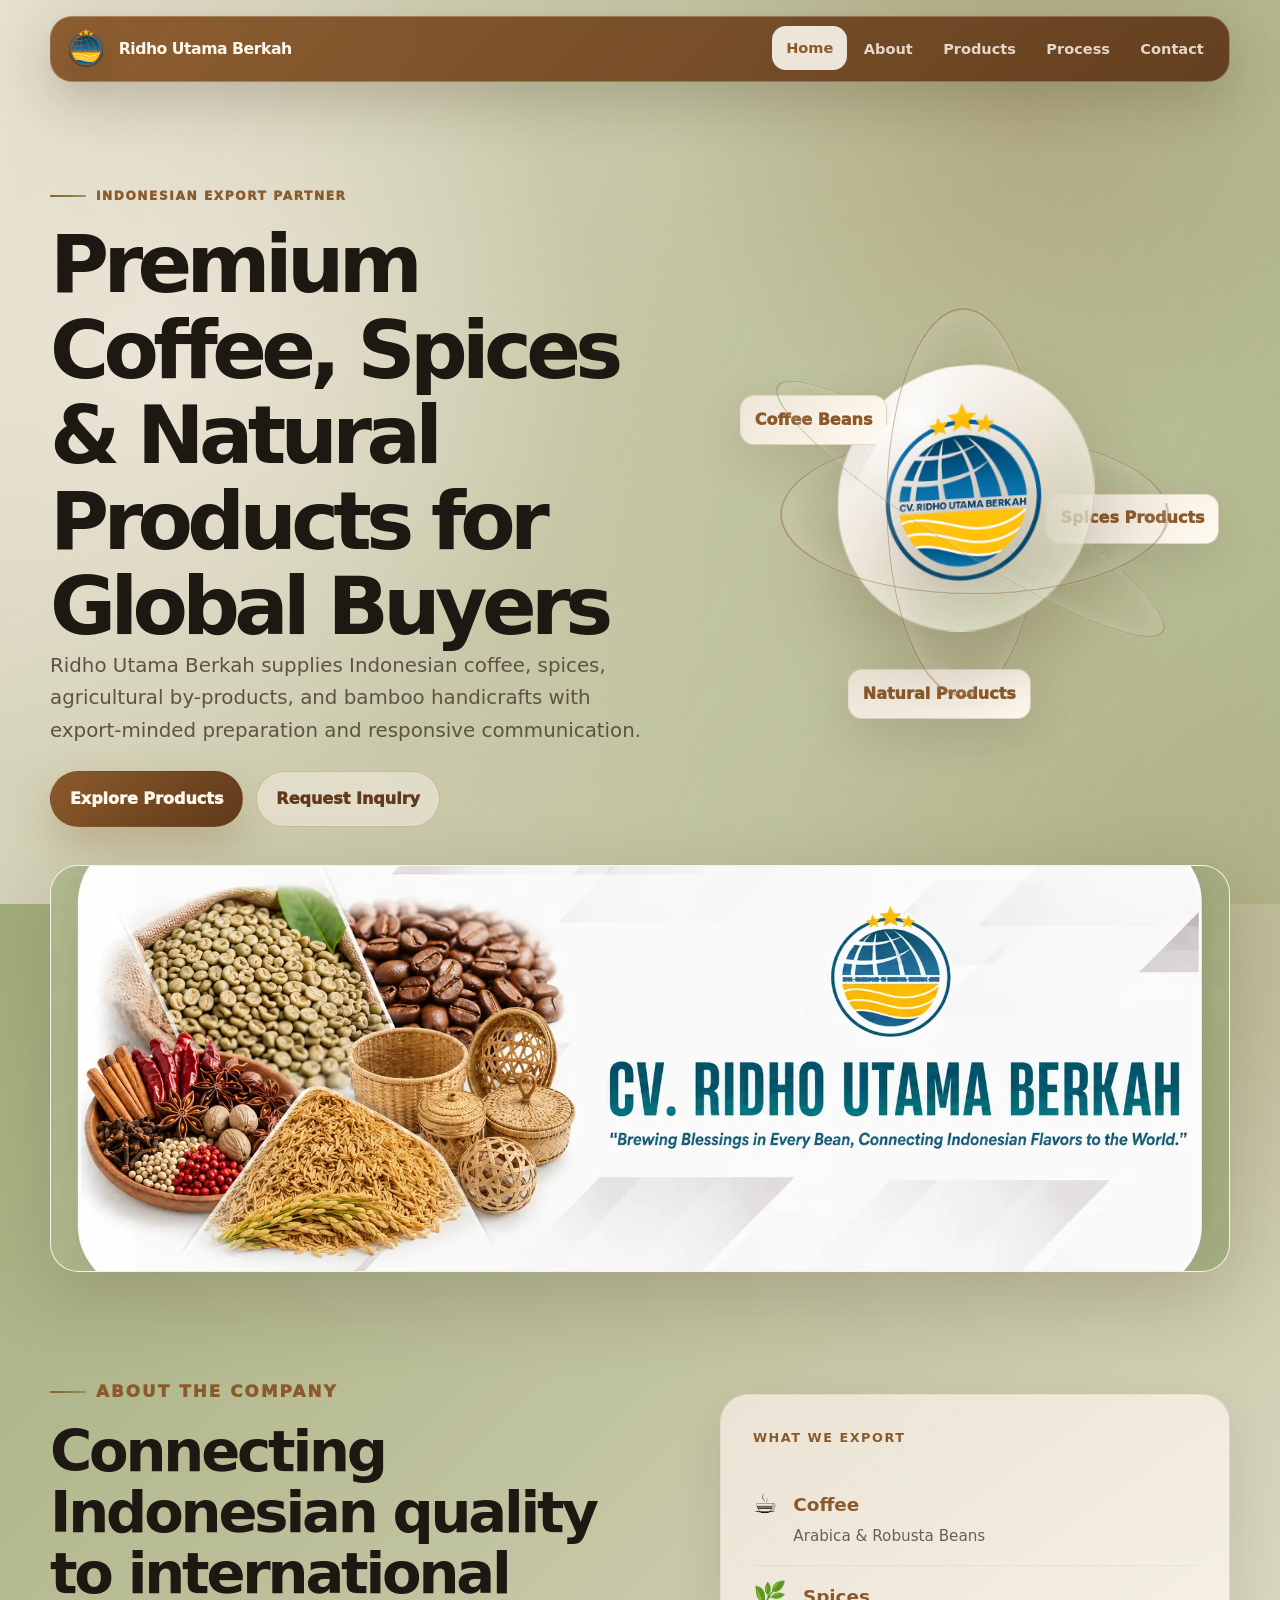
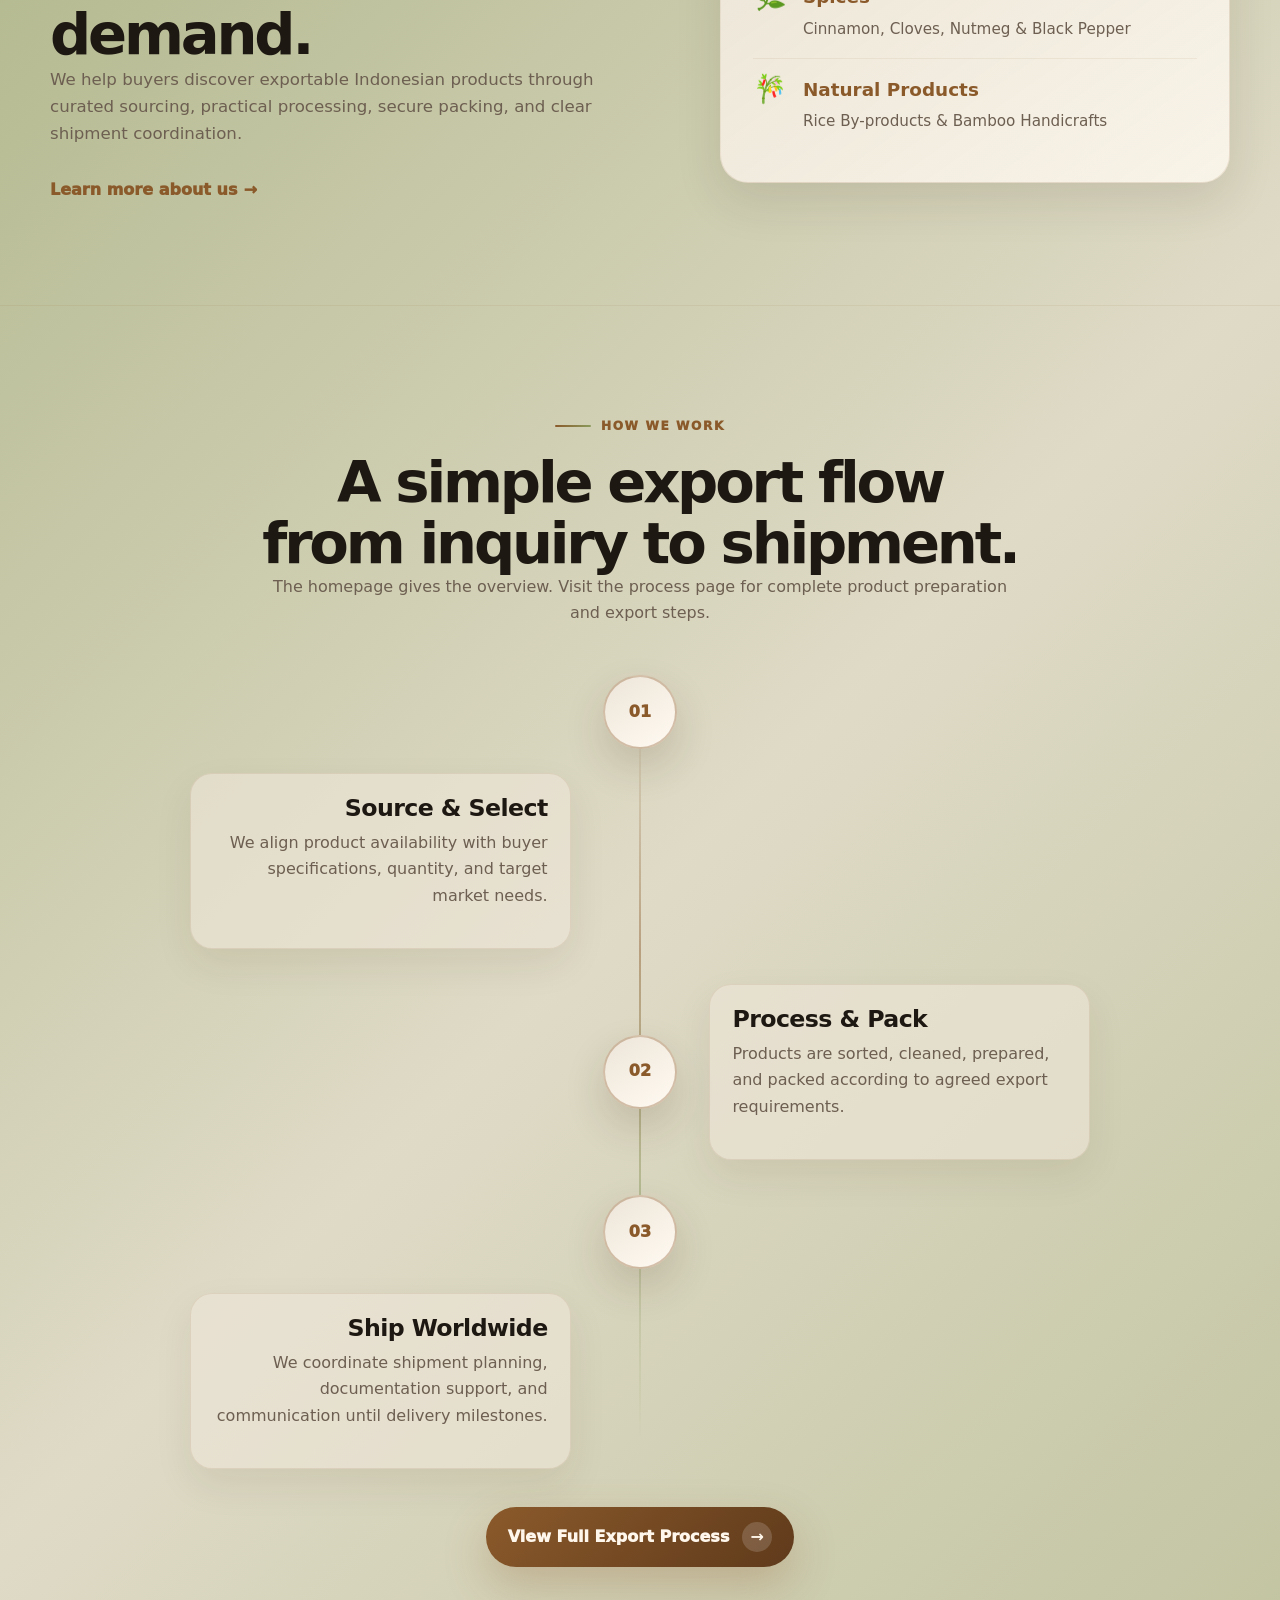
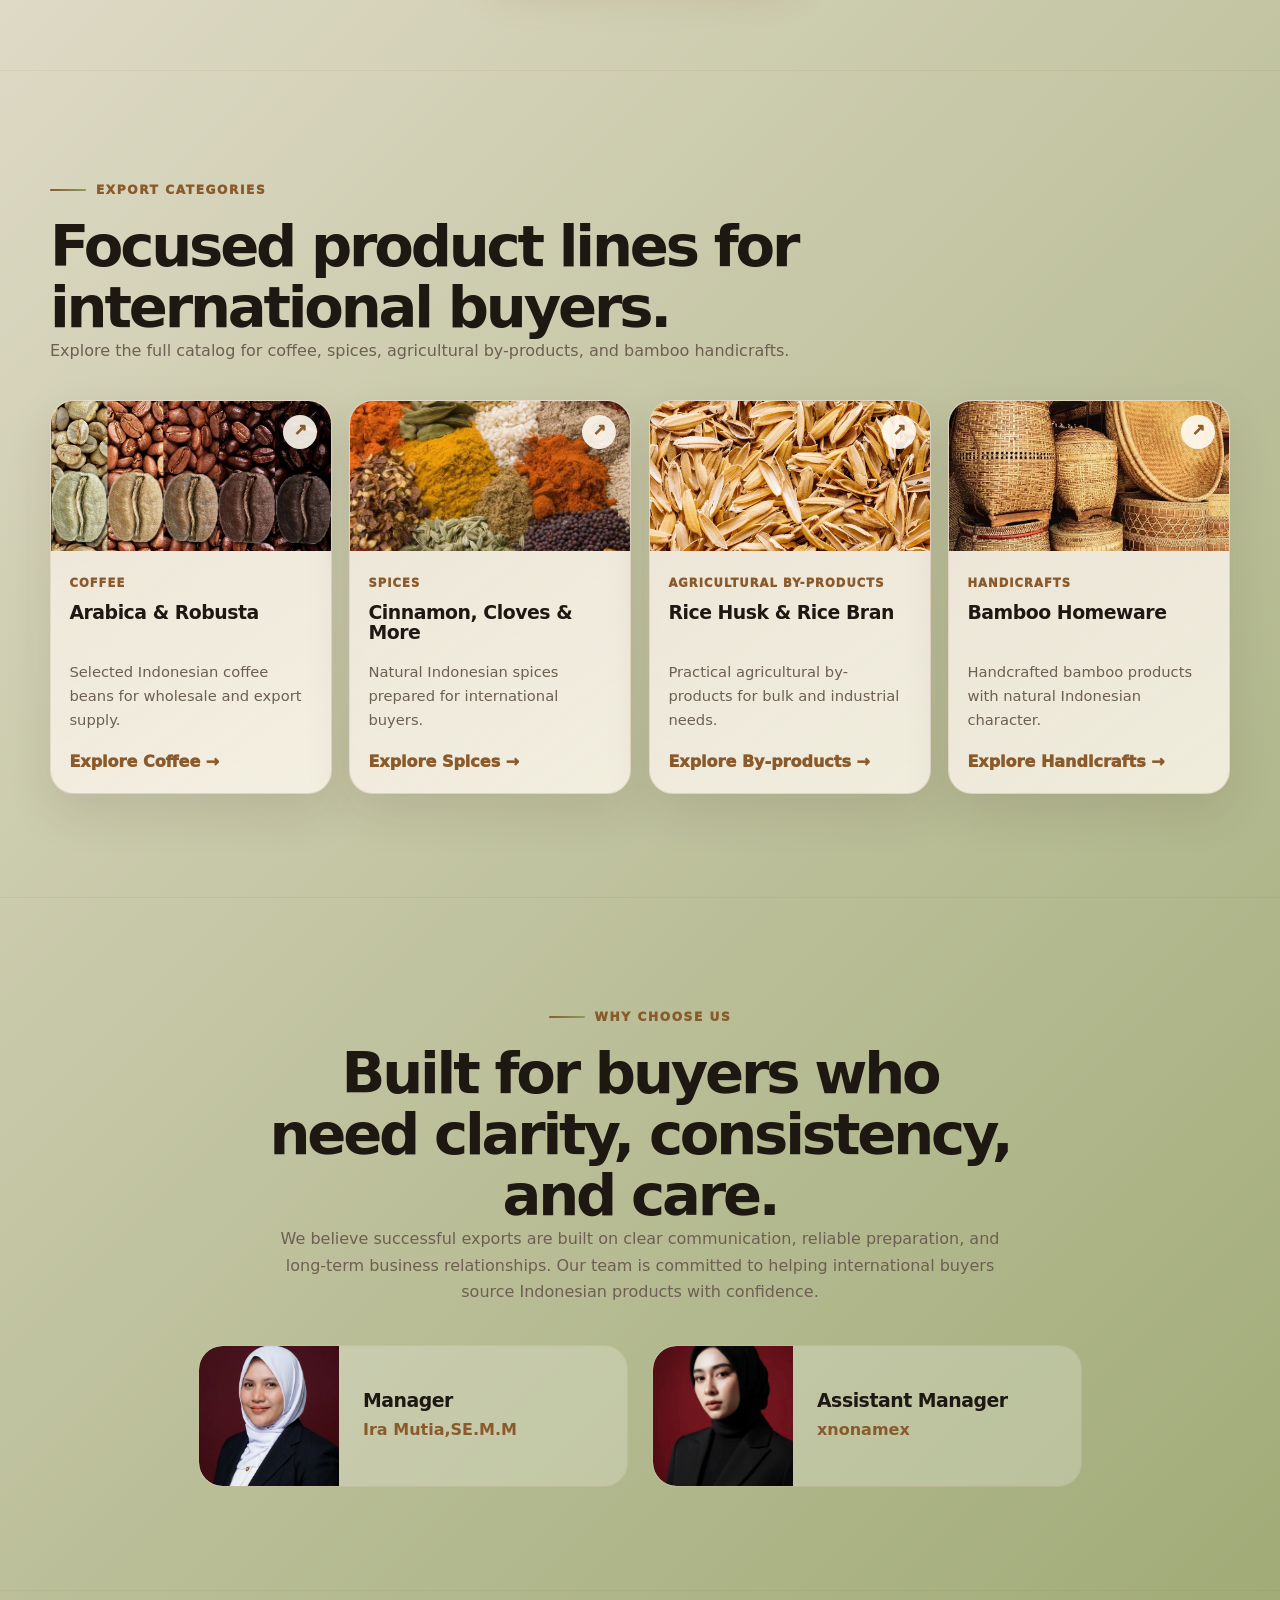
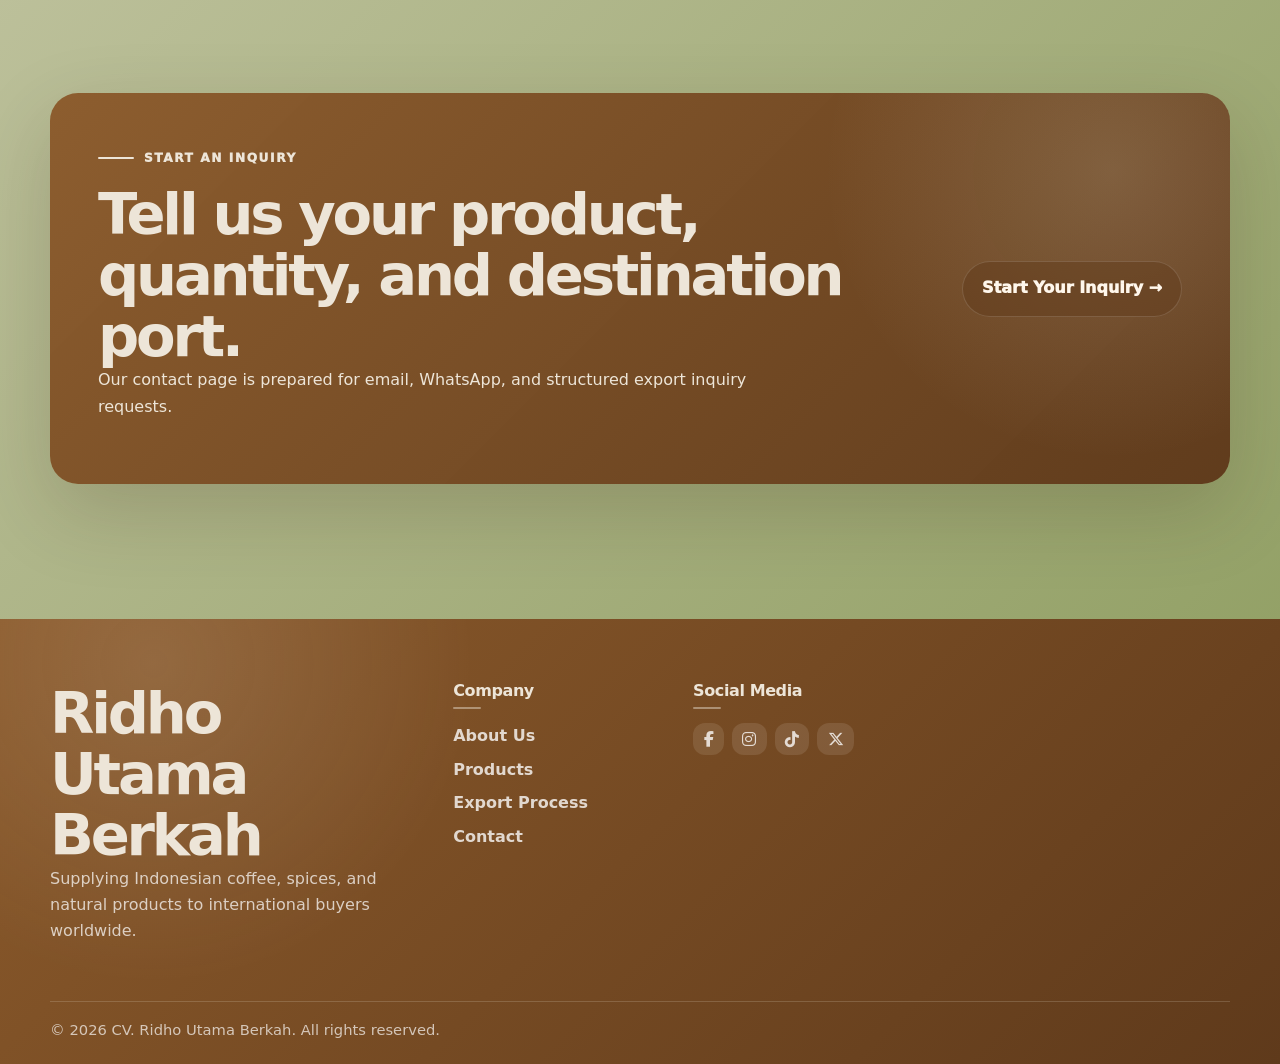
<file: index.html>
<!doctype html>
<html lang="en">
<head>
  <meta charset="utf-8">
  <meta name="viewport" content="width=device-width, initial-scale=1">
  <title>Ridho Utama Berkah | Indonesian Coffee, Spices & Natural Products Exporter</title>
  <meta name="description" content="Ridho Utama Berkah is an Indonesian export company supplying coffee beans, spices, agricultural by-products, and bamboo handicrafts to international buyers worldwide.">
  <meta name="keywords" content="Indonesian coffee exporter, spice exporter Indonesia, Arabica coffee export, Robusta coffee export, cinnamon cloves nutmeg black pepper">
  <meta name="robots" content="index, follow">
  <meta name="theme-color" content="#8b5a2b">
  
  <link rel="canonical" href="https://ridhoutamaberkah.com/">
  
  <meta property="og:url" content="https://ridhoutamaberkah.com/">
  <meta property="og:type" content="website">
  <meta property="og:title" content="Ridho Utama Berkah | Indonesian Coffee, Spices & Natural Products Exporter">
  <meta property="og:description" content="International supplier of Indonesian coffee, spices, agricultural by-products, and bamboo handicrafts with export-ready service for global buyers.">
  <meta property="og:image" content="https://ridhoutamaberkah.com/assets/img/brand-banner-home.webp">
  <meta property="og:site_name" content="Ridho Utama Berkah">
  
  <meta name="twitter:card" content="summary_large_image">
  <meta name="twitter:title" content="Ridho Utama Berkah | Indonesian Coffee, Spices & Natural Products Exporter">
  <meta name="twitter:description" content="International supplier of Indonesian coffee, spices, agricultural by-products, and bamboo handicrafts for global buyers.">
  <meta name="twitter:image" content="https://ridhoutamaberkah.com/assets/img/brand-banner-home.webp">
  <link rel="icon" type="image/png" href="assets/img/favicon.png">
  <link rel="apple-touch-icon" href="assets/img/apple-touch-icon.png">
  <script>document.documentElement.classList.add('js');</script>
  <link rel="stylesheet" href="assets/css/styles.css">
  <link rel="stylesheet" href="https://cdnjs.cloudflare.com/ajax/libs/font-awesome/6.5.2/css/all.min.css">
<script type="application/ld+json">
{
  "@context": "https://schema.org",
  "@graph": [
    {
      "@type": "Organization",
      "name": "Ridho Utama Berkah",
      "legalName": "CV. Ridho Utama Berkah",
      "url": "https://ridhoutamaberkah.com/",
      "logo": "https://ridhoutamaberkah.com/assets/img/logo.webp",
      "description": "Indonesian export partner supplying coffee, spices, agricultural by-products, and bamboo handicrafts to international buyers.",
      "email": "sales@ridhoutamaberkah.com",
      "sameAs": [
        "https://www.facebook.com/profile.php?id=61590768322406",
        "https://www.instagram.com/ridhoutama01233/",
        "https://www.tiktok.com/@ridhoutamaberkah",
        "https://x.com/ridhoutamaberka"
      ]
    },
    {
      "@type": "WebSite",
      "name": "Ridho Utama Berkah",
      "url": "https://ridhoutamaberkah.com/"
    }
  ]
}
</script>
</head>
<body data-page="index">
  <a class="skip-link" href="#main">Skip to content</a>
  <header class="site-header" data-header>
    <nav class="navbar" aria-label="Primary navigation">
      <a class="brand" href="index.html" aria-label="Ridho Utama Berkah home">
        <img src="assets/img/logo.webp" alt="Ridho Utama Berkah logo" width="54" height="54">
        <span>Ridho Utama Berkah</span>
      </a>
      <button class="nav-toggle" type="button" aria-expanded="false" aria-controls="navLinks" aria-label="Open navigation">
        <span></span><span></span><span></span>
      </button>
      <div class="nav-links" id="navLinks">
        <a href="index.html" data-nav="index">Home</a>
<a href="about.html" data-nav="about">About</a>
<a href="product.html" data-nav="product">Products</a>
<a href="process.html" data-nav="procces">Process</a>
<a href="contact.html" data-nav="contact">Contact</a>
      </div>
    </nav>
  </header>

  <main id="main">
    <section class="hero section-pad">
      <div class="container hero-grid">
        <div class="hero-copy reveal">
          <p class="eyebrow">Indonesian Export Partner</p>
          <h1>Premium Coffee, Spices & Natural Products for Global Buyers</h1>
          <p class="hero-lead">Ridho Utama Berkah supplies Indonesian coffee, spices, agricultural by-products, and bamboo handicrafts with export-minded preparation and responsive communication.</p>
          <div class="hero-actions">
            <a class="btn btn-primary" href="product.html">Explore Products</a>
            <a class="btn btn-outline" href="contact.html">Request Inquiry</a>
          </div>
        </div>
        <div class="hero-visual reveal" aria-label="Animated global export illustration">
          <div class="scene-3d">
            <div class="orbital-ring ring-one"></div>
            <div class="orbital-ring ring-two"></div>
            <div class="orbital-ring ring-three"></div>
            <div class="floating-token token-coffee">Coffee Beans</div>
            <div class="floating-token token-spice">Spices Products</div>
            <div class="floating-token token-craft">Natural Products</div>
            <div class="brand-orb">
              <img src="assets/img/logo.webp" alt="Ridho Utama Berkah logo in 3D export globe">
            </div>
          </div>
        </div>
      </div>
    </section>

    <section class="brand-strip" aria-label="Company banner">
      <div class="container banner-card reveal">
        <img src="assets/img/brand-banner-home.webp" alt="Coffee beans and Ridho Utama Berkah banner" loading="lazy">
      </div>
    </section>

    <section class="section-pad about-preview">
      <div class="container split-grid">
        <div class="section-copy reveal">
          <p class="eyebrow">About the Company</p>
          <h2>Connecting Indonesian quality to international demand.</h2>
          <p>We help buyers discover exportable Indonesian products through curated sourcing, practical processing, secure packing, and clear shipment coordination.</p>
          <a class="text-link" href="about.html">Learn more about us</a>
        </div>
<div class="export-overview reveal">
  <p class="export-label">What We Export</p>

  <div class="export-item">
    <span class="export-icon">☕</span>
    <div>
      <strong>Coffee</strong>
      <p>Arabica & Robusta Beans</p>
    </div>
  </div>

  <div class="export-item">
    <span class="export-icon">🌿</span>
    <div>
      <strong>Spices</strong>
      <p>Cinnamon, Cloves, Nutmeg & Black Pepper</p>
    </div>
  </div>

  <div class="export-item">
    <span class="export-icon">🎋</span>
    <div>
      <strong>Natural Products</strong>
      <p>Rice By-products & Bamboo Handicrafts</p>
    </div>
  </div>
</div>
      </div>
    </section>

<section class="section-pad process-preview soft-panel">
  <div class="container">
    <div class="section-head center reveal">
      <p class="eyebrow">How We Work</p>
      <h2>A simple export flow from inquiry to shipment.</h2>
      <p>The homepage gives the overview. Visit the process page for complete product preparation and export steps.</p>
    </div>

    <div class="process-timeline reveal">
      <article class="timeline-step">
        <div class="timeline-icon">01</div>
        <div class="timeline-content">
          <h3>Source & Select</h3>
          <p>We align product availability with buyer specifications, quantity, and target market needs.</p>
        </div>
      </article>

      <article class="timeline-step">
        <div class="timeline-icon">02</div>
        <div class="timeline-content">
          <h3>Process & Pack</h3>
          <p>Products are sorted, cleaned, prepared, and packed according to agreed export requirements.</p>
        </div>
      </article>

      <article class="timeline-step">
        <div class="timeline-icon">03</div>
        <div class="timeline-content">
          <h3>Ship Worldwide</h3>
          <p>We coordinate shipment planning, documentation support, and communication until delivery milestones.</p>
        </div>
      </article>
    </div>

    <div class="center cta-row reveal">
      <a class="process-cta" href="process.html">
        <span>View Full Export Process</span>
        <strong>→</strong>
      </a>
    </div>
  </div>
</section>

<section class="section-pad featured-products">
  <div class="container">
    <div class="section-head reveal">
      <p class="eyebrow">Export Categories</p>
      <h2>Focused product lines for international buyers.</h2>
      <p>Explore the full catalog for coffee, spices, agricultural by-products, and bamboo handicrafts.</p>
    </div>

    <div class="home-product-grid">
      <article class="home-product-card reveal" data-tilt>
        <div class="home-product-image">
          <img src="assets/img/coffee-card.webp" alt="Arabica and Robusta coffee beans" loading="lazy" width="420" height="260">
        </div>
        <div class="home-product-body">
          <span class="home-product-label">Coffee</span>
          <h3>Arabica & Robusta</h3>
          <p>Selected Indonesian coffee beans for wholesale and export supply.</p>
          <a href="product.html#coffee">Explore Coffee →</a>
        </div>
      </article>

      <article class="home-product-card reveal" data-tilt>
        <div class="home-product-image">
          <img src="assets/img/spices-card.webp" alt="Indonesian spices for export" loading="lazy" width="420" height="260">
        </div>
        <div class="home-product-body">
          <span class="home-product-label">Spices</span>
          <h3>Cinnamon, Cloves & More</h3>
          <p>Natural Indonesian spices prepared for international buyers.</p>
          <a href="product.html#spices">Explore Spices →</a>
        </div>
      </article>

      <article class="home-product-card reveal" data-tilt>
        <div class="home-product-image">
          <img src="assets/img/agri-card.webp" alt="Rice husk and rice bran agricultural by-products" loading="lazy" width="420" height="260">
        </div>
        <div class="home-product-body">
          <span class="home-product-label">Agricultural By-products</span>
          <h3>Rice Husk & Rice Bran</h3>
          <p>Practical agricultural by-products for bulk and industrial needs.</p>
          <a href="product.html#agri">Explore By-products →</a>
        </div>
      </article>

      <article class="home-product-card reveal" data-tilt>
        <div class="home-product-image">
          <img src="assets/img/bamboo-card.webp" alt="Bamboo handicrafts from Indonesia" loading="lazy" width="420" height="260">
        </div>
        <div class="home-product-body">
          <span class="home-product-label">Handicrafts</span>
          <h3>Bamboo Homeware</h3>
          <p>Handcrafted bamboo products with natural Indonesian character.</p>
          <a href="product.html#craft">Explore Handicrafts →</a>
        </div>
      </article>
    </div>
  </div>
</section>

    <section class="section-pad why-section soft-panel">
      <div class="container">
        <div class="section-head center reveal">
          <p class="eyebrow">Why Choose Us</p>
          <h2>Built for buyers who need clarity, consistency, and care.</h2>
           <p class="section-intro">We believe successful exports are built on clear communication, reliable preparation, and long-term business relationships. Our team is committed to helping international buyers source Indonesian products with confidence.</p>
        </div>
<div class="team-grid reveal">

  <article class="team-card">
<div class="team-photo">
  <img src="assets/img/manager.webp" alt="Founder & Manager">
</div>

    <div class="team-info">
      <h3>Manager</h3>
      <p>Ira Mutia,SE.M.M</p>
    </div>
  </article>

  <article class="team-card">
<div class="team-photo">
  <img src="assets/img/assistant-manager.webp" alt="Assistant Manager">
</div>

    <div class="team-info">
      <h3>Assistant Manager</h3>
      <p>xnonamex</p>
    </div>
  </article>

</div>
      </div>
    </section>

    <section class="section-pad contact-preview">
      <div class="container contact-cta reveal">
        <div>
          <p class="eyebrow">Start an Inquiry</p>
          <h2>Tell us your product, quantity, and destination port.</h2>
          <p>Our contact page is prepared for email, WhatsApp, and structured export inquiry requests.</p>
        </div>
        <a class="btn btn-primary" href="contact.html">Start Your Inquiry →</a>
      </div>
    </section>

  </main>

  <footer class="site-footer">
    <div class="footer-grid container">
      <section class="footer-brand">        
        <h2>Ridho Utama Berkah</h2>
        <p>Supplying Indonesian coffee, spices, and natural products to international buyers worldwide.</p>
      </section>
      <section>
        <h3>Company</h3>
        <a href="about.html">About Us</a>
        <a href="product.html">Products</a>
        <a href="process.html">Export Process</a>
        <a href="contact.html">Contact</a>
      </section>
      <section>
        <h3>Social Media</h3>
<div class="socials">
  <a href="https://www.facebook.com/profile.php?id=61590768322406"target="_blank"rel="noopener noreferrer"aria-label="Facebook"><i class="fab fa-facebook-f"></i></a>
  <a href="https://www.instagram.com/ridhoutama01233/"target="_blank"rel="noopener noreferrer"aria-label="Instagram"><i class="fab fa-instagram"></i></a>
  <a href="https://www.tiktok.com/@ridhoutamaberkah"target="_blank"rel="noopener noreferrer"aria-label="TikTok"><i class="fab fa-tiktok"></i></a>
  <a href="https://x.com/ridhoutamaberka"target="_blank"rel="noopener noreferrer"aria-label="X (Twitter)"><i class="fa-brands fa-x-twitter"></i></a>
</div>
      </section>
    </div>
    <div class="footer-bottom container">
      <span>© <span data-year></span> CV. Ridho Utama Berkah. All rights reserved.</span>
    </div>
  </footer>
  <script src="assets/js/main.js" defer></script>
</body>
</html>
</file>
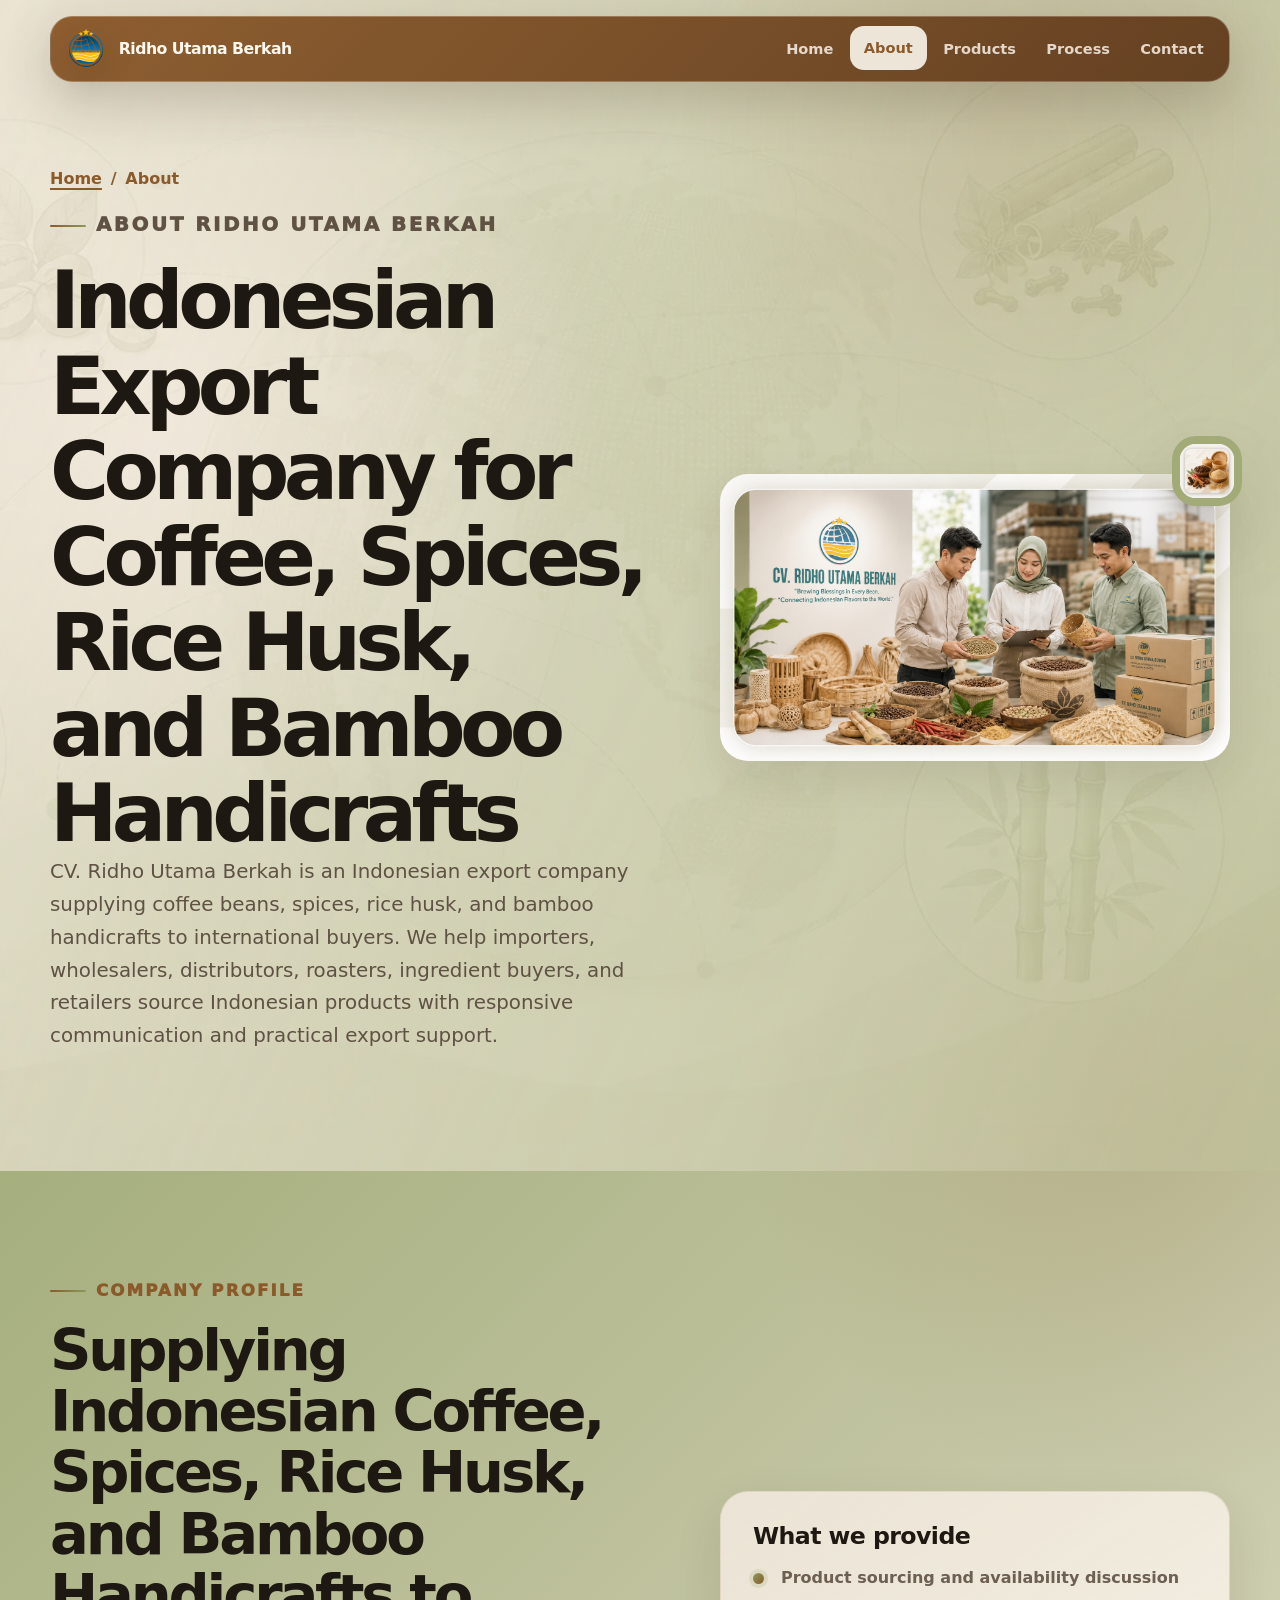
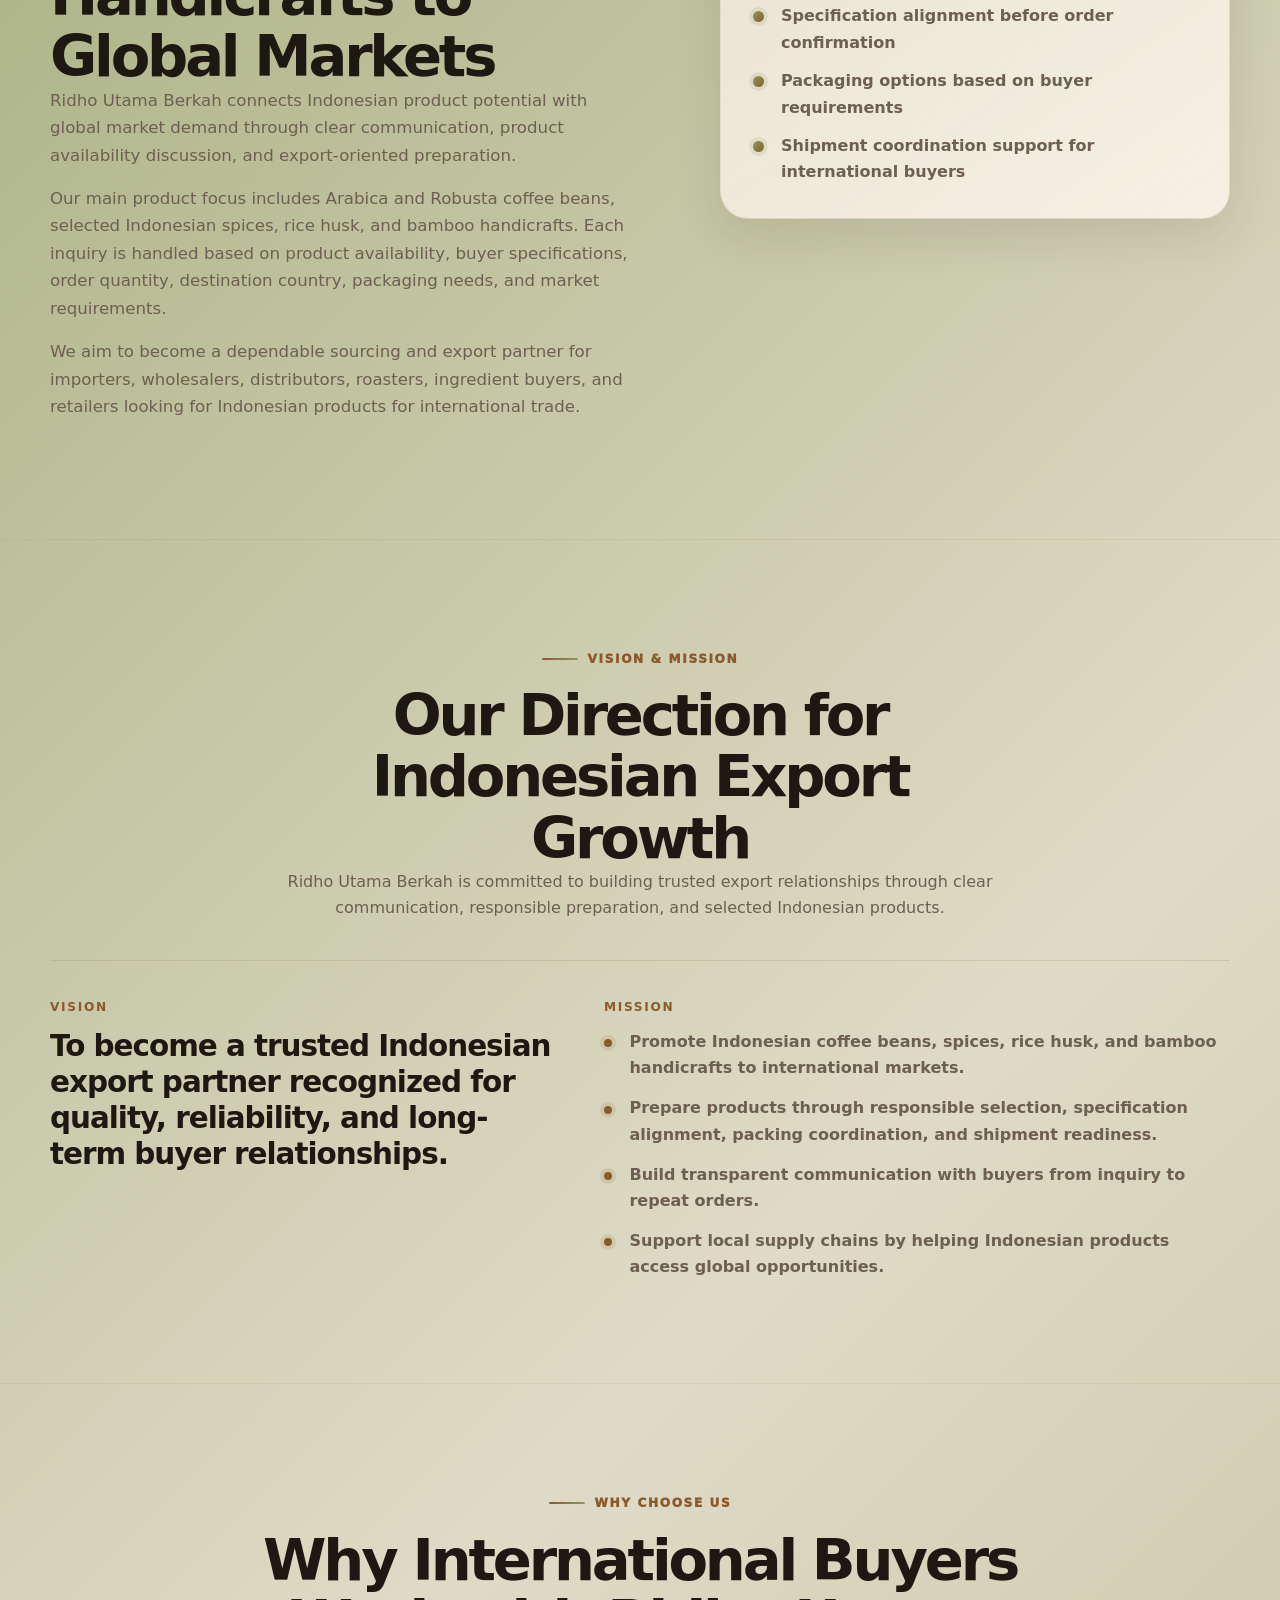
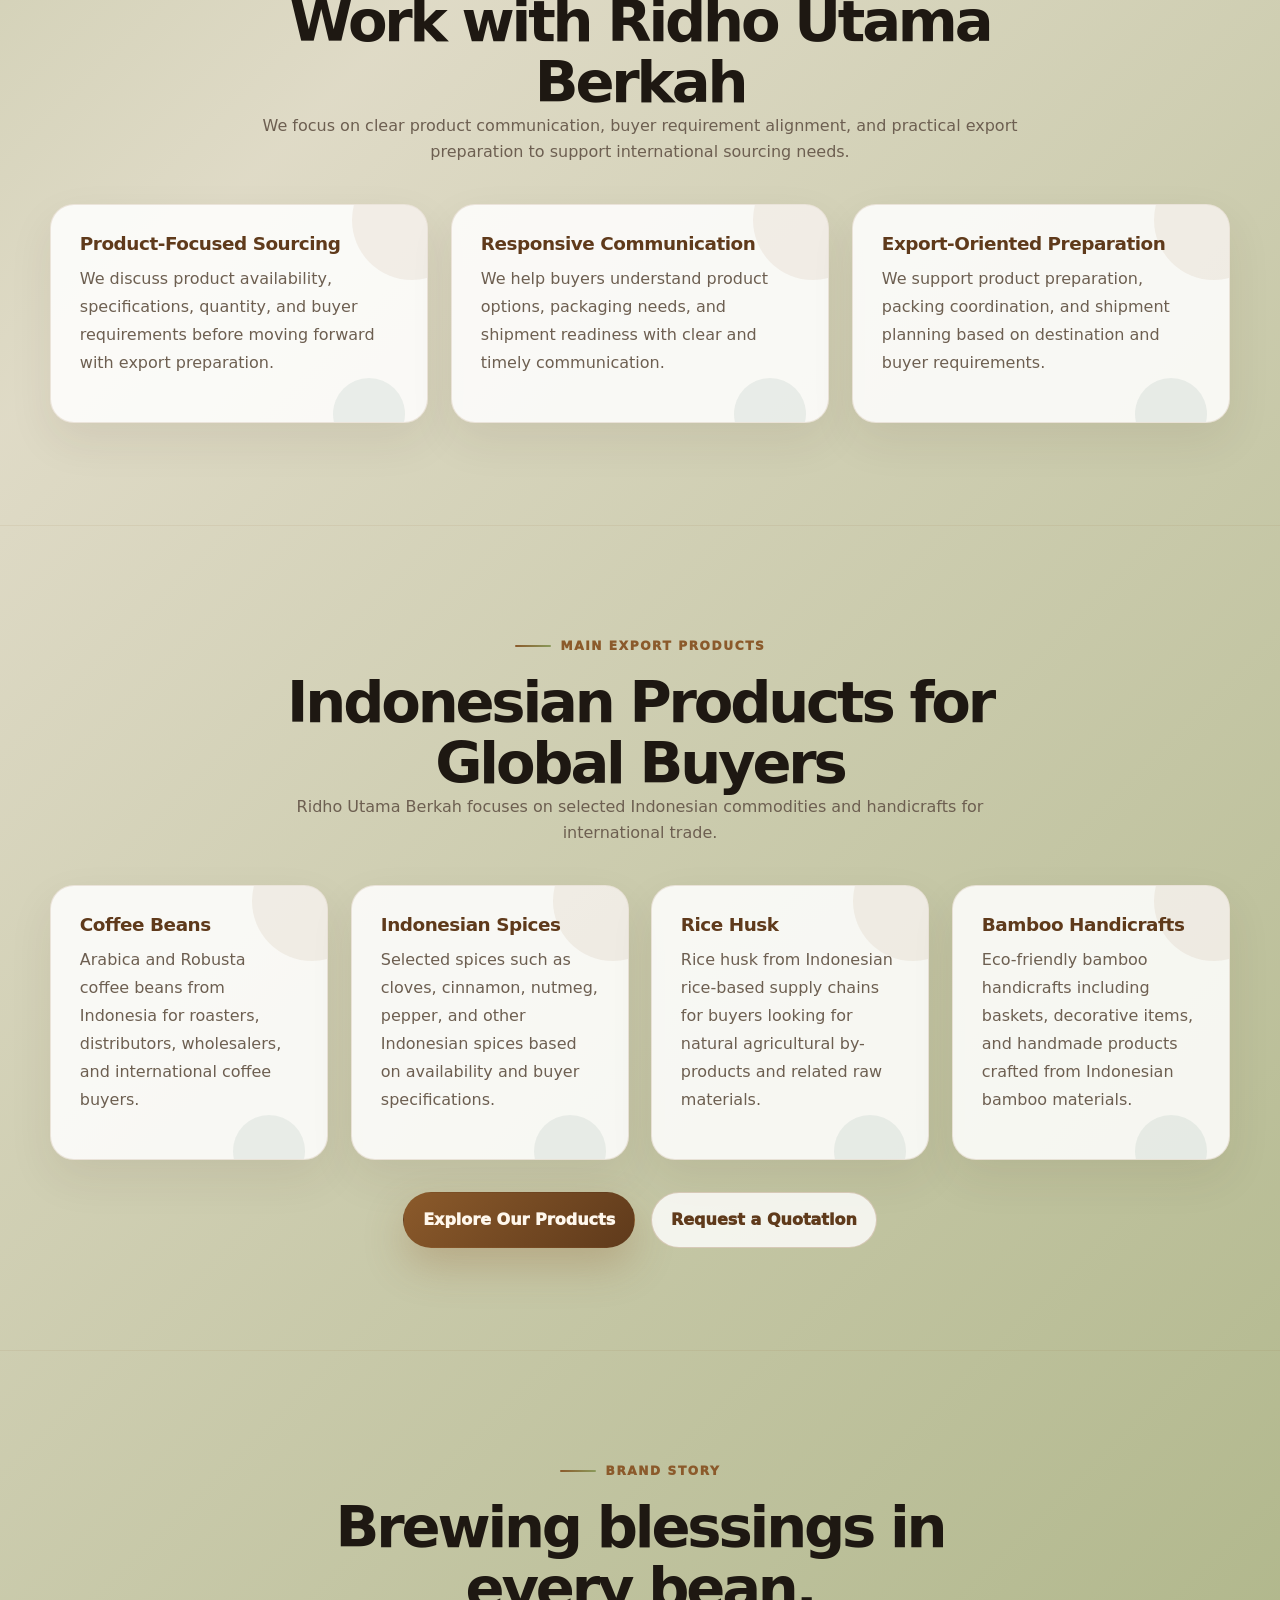
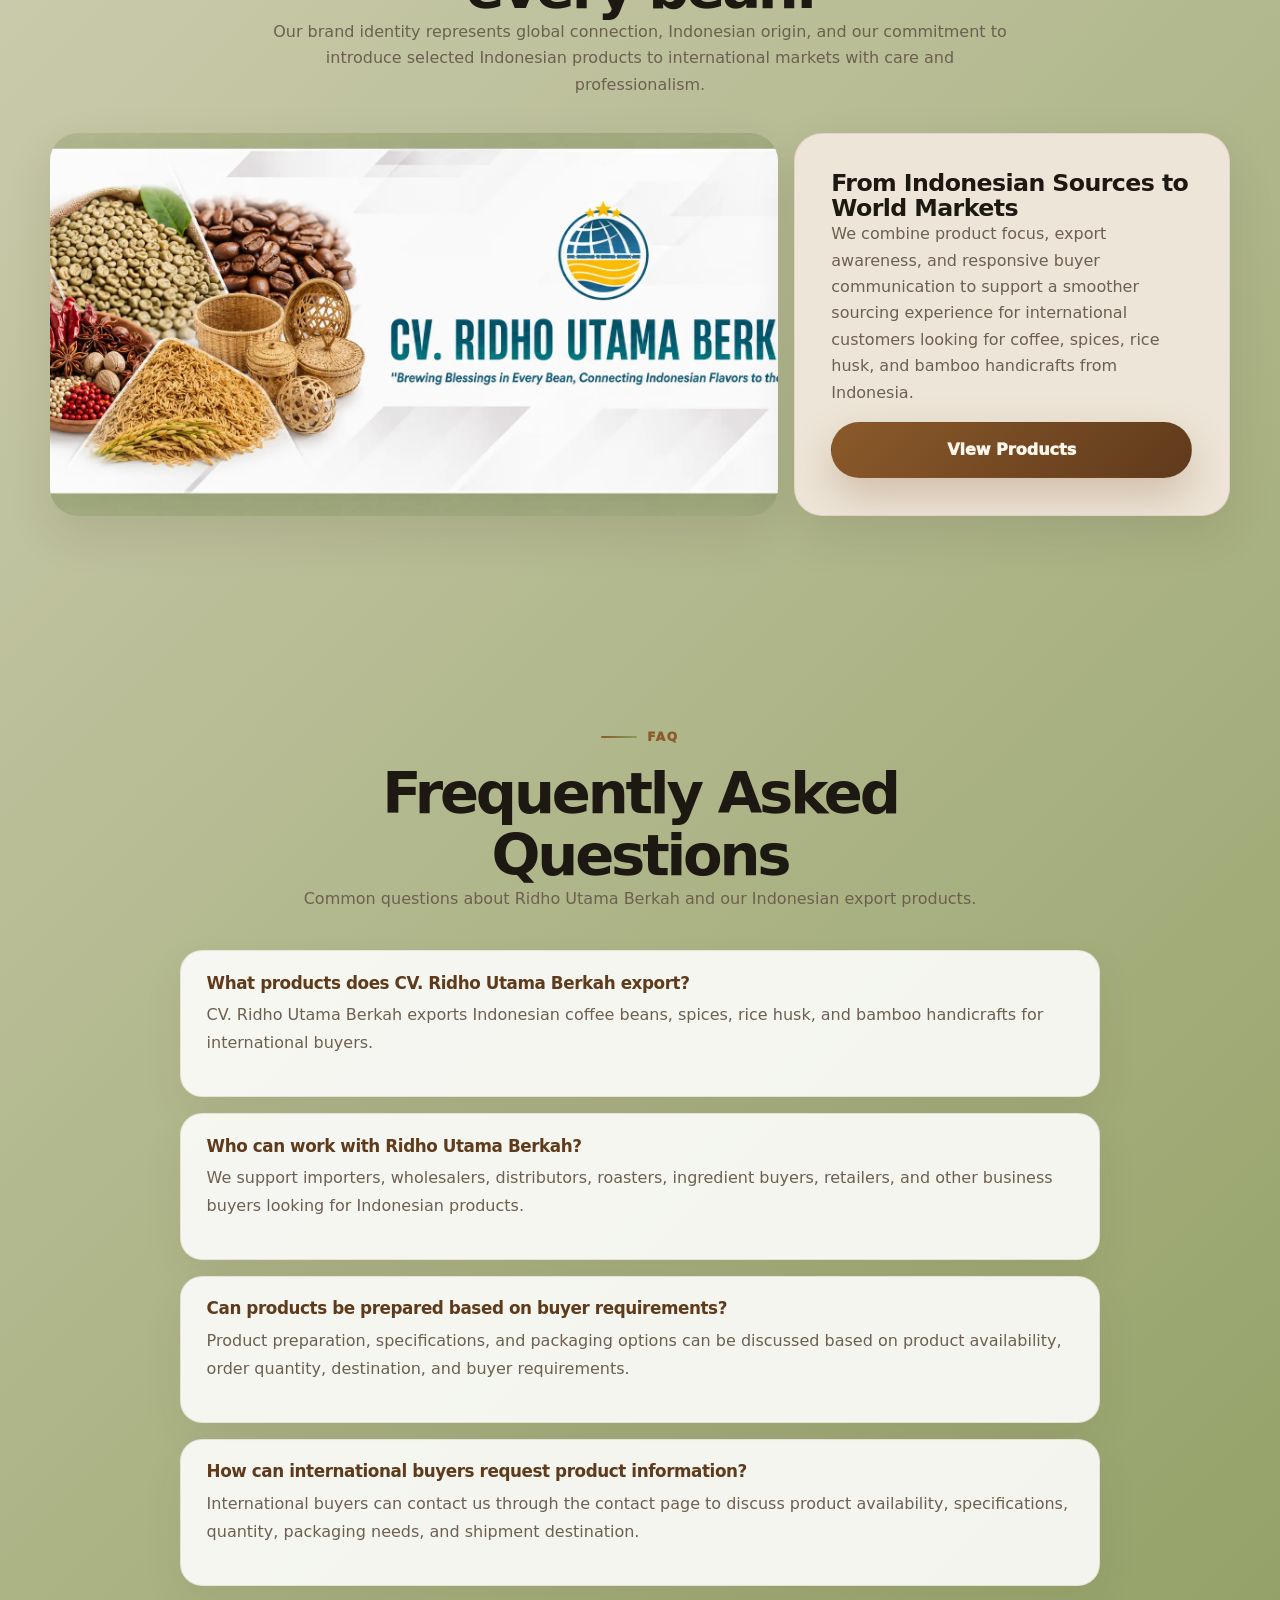
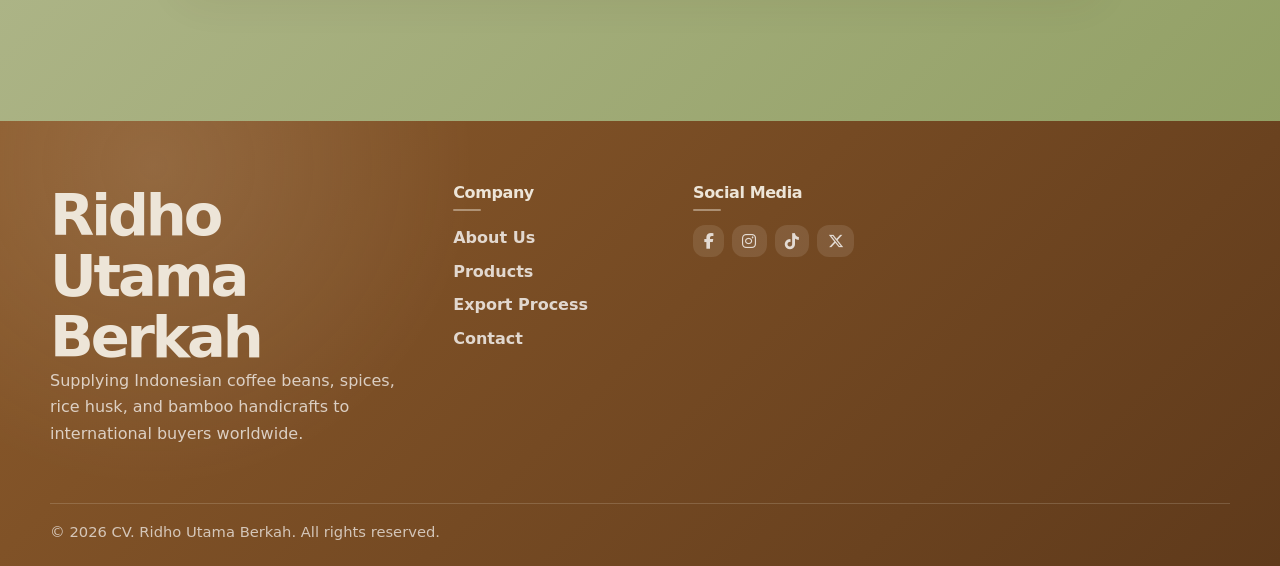
<file: about.html>
<!doctype html>
<html lang="en">
<head>
  <meta charset="utf-8">
  <meta name="viewport" content="width=device-width, initial-scale=1">
  <title>About Ridho Utama Berkah | Indonesian Coffee, Spices, Rice Husk & Bamboo Exporter</title>
  <meta name="description" content="Learn about CV. Ridho Utama Berkah, an Indonesian export company supplying coffee beans, spices, rice husk, and bamboo handicrafts to international buyers worldwide.">
  <meta name="keywords" content="CV Ridho Utama Berkah, Indonesian export company, coffee beans exporter Indonesia, Indonesian spices supplier, rice husk supplier, bamboo handicrafts exporter">
  <meta name="robots" content="index, follow">
  <link rel="canonical" href="https://ridhoutamaberkah.com/about.html">
  <meta name="theme-color" content="#8b5a2b">
  <meta property="og:type" content="website">
  <meta property="og:title" content="About Ridho Utama Berkah | Indonesian Export Company">
  <meta property="og:description" content="Learn about CV. Ridho Utama Berkah, an Indonesian export company supplying coffee beans, spices, rice husk, and bamboo handicrafts to global markets.">
  <meta property="og:image" content="https://ridhoutamaberkah.com/assets/img/brand-banner-home.webp">
  <meta property="og:site_name" content="Ridho Utama Berkah">
  <link rel="icon" type="image/png" href="assets/img/favicon.png">
  <link rel="apple-touch-icon" href="assets/img/apple-touch-icon.png">
  <script>document.documentElement.classList.add('js');</script>
  <link rel="stylesheet" href="assets/css/styles.css">
  <link rel="stylesheet" href="https://cdnjs.cloudflare.com/ajax/libs/font-awesome/6.5.2/css/all.min.css">
<script type="application/ld+json">
{
  "@context": "https://schema.org",
  "@graph": [
    {
      "@type": "Organization",
      "name": "CV. Ridho Utama Berkah",
      "alternateName": "Ridho Utama Berkah",
      "url": "https://www.ridhoutamaberkah.com/",
      "logo": "https://www.ridhoutamaberkah.com/assets/img/logo.webp",
      "description": "Indonesian export company supplying coffee beans, spices, rice husk, and bamboo handicrafts for international buyers.",
      "sameAs": [
        "https://www.facebook.com/profile.php?id=61590768322406",
        "https://www.instagram.com/ridhoutama01233/",
        "https://www.tiktok.com/@ridhoutamaberkah",
        "https://x.com/ridhoutamaberka"
      ]
    },
    {
      "@type": "FAQPage",
      "mainEntity": [
        {
          "@type": "Question",
          "name": "What products does CV. Ridho Utama Berkah export?",
          "acceptedAnswer": {
            "@type": "Answer",
            "text": "CV. Ridho Utama Berkah exports Indonesian coffee beans, spices, rice husk, and bamboo handicrafts for international buyers."
          }
        },
        {
          "@type": "Question",
          "name": "Who can work with Ridho Utama Berkah?",
          "acceptedAnswer": {
            "@type": "Answer",
            "text": "Ridho Utama Berkah supports importers, wholesalers, distributors, roasters, ingredient buyers, retailers, and other business buyers looking for Indonesian products."
          }
        },
        {
          "@type": "Question",
          "name": "Can products be prepared based on buyer requirements?",
          "acceptedAnswer": {
            "@type": "Answer",
            "text": "Product preparation, specifications, and packaging options can be discussed based on product availability, order quantity, destination, and buyer requirements."
          }
        },
        {
          "@type": "Question",
          "name": "How can international buyers request product information?",
          "acceptedAnswer": {
            "@type": "Answer",
            "text": "International buyers can contact Ridho Utama Berkah through the contact page to discuss product availability, specifications, quantity, packaging needs, and shipment destination."
          }
        }
      ]
    }
  ]
}
</script>
</head>
<body data-page="about">
  <a class="skip-link" href="#main">Skip to content</a>
  <header class="site-header" data-header>
    <nav class="navbar" aria-label="Primary navigation">
      <a class="brand" href="index.html" aria-label="Ridho Utama Berkah home">
        <img src="assets/img/logo.webp" alt="Ridho Utama Berkah logo" width="54" height="54">
        <span>Ridho Utama Berkah</span>
      </a>
      <button class="nav-toggle" type="button" aria-expanded="false" aria-controls="navLinks" aria-label="Open navigation">
        <span></span><span></span><span></span>
      </button>
      <div class="nav-links" id="navLinks">
        <a href="index.html" data-nav="index">Home</a>
<a href="about.html" data-nav="about">About</a>
<a href="product.html" data-nav="product">Products</a>
<a href="process.html" data-nav="process">Process</a>
<a href="contact.html" data-nav="contact">Contact</a>
      </div>
    </nav>
  </header>

  <main id="main">
    <section class="page-hero section-pad compact-hero">
      <div class="container page-hero-grid">
        <div class="reveal">
          <nav class="breadcrumb" aria-label="Breadcrumb"><a href="index.html">Home</a><span>/</span><span>About</span></nav>
          <p class="eyebrow">About Ridho Utama Berkah</p>
          <h1>Indonesian Export Company for Coffee, Spices, Rice Husk, and Bamboo Handicrafts</h1>
          <p>CV. Ridho Utama Berkah is an Indonesian export company supplying coffee beans, spices, rice husk, and bamboo handicrafts to international buyers. We help importers, wholesalers, distributors, roasters, ingredient buyers, and retailers source Indonesian products with responsive communication and practical export support.</p>
        </div>
        <div class="about-image-stack reveal">
          <img src="assets/img/about-small-icon.webp" alt="Ridho Utama Berkah logo" class="logo-float">
          <img src="assets/img/hero-about.webp" alt="Ridho Utama Berkah Indonesian export company profile illustration" loading="lazy">
        </div>
      </div>
    </section>

    <section class="section-pad">
      <div class="container split-grid wide-gap">
        <div class="section-copy reveal">
        <p class="eyebrow">Company Profile</p>
       <h2>Supplying Indonesian Coffee, Spices, Rice Husk, and Bamboo Handicrafts to Global Markets</h2>
       <p>Ridho Utama Berkah connects Indonesian product potential with global market demand through clear communication, product availability discussion, and export-oriented preparation.</p>
       <p>Our main product focus includes Arabica and Robusta coffee beans, selected Indonesian spices, rice husk, and bamboo handicrafts. Each inquiry is handled based on product availability, buyer specifications, order quantity, destination country, packaging needs, and market requirements.</p>
       <p>We aim to become a dependable sourcing and export partner for importers, wholesalers, distributors, roasters, ingredient buyers, and retailers looking for Indonesian products for international trade.</p>
        </div>
        <div class="mission-card reveal" data-tilt>
<h3>What we provide</h3>
<ul class="check-list">
  <li>Product sourcing and availability discussion</li>
  <li>Specification alignment before order confirmation</li>
  <li>Packaging options based on buyer requirements</li>
  <li>Shipment coordination support for international buyers</li>
</ul>
        </div>
      </div>
    </section>

<section class="section-pad soft-panel about-vision-section">
  <div class="container">
    <div class="section-head center reveal">
      <p class="eyebrow">Vision & Mission</p>
      <h2>Our Direction for Indonesian Export Growth</h2>
      <p>Ridho Utama Berkah is committed to building trusted export relationships through clear communication, responsible preparation, and selected Indonesian products.</p>
    </div>

    <div class="vision-mission-simple reveal">
      <div class="vision-simple">
        <span>Vision</span>
        <h3>To become a trusted Indonesian export partner recognized for quality, reliability, and long-term buyer relationships.</h3>
      </div>

      <div class="mission-simple">
        <span>Mission</span>
        <ul>
          <li>Promote Indonesian coffee beans, spices, rice husk, and bamboo handicrafts to international markets.</li>
          <li>Prepare products through responsible selection, specification alignment, packing coordination, and shipment readiness.</li>
          <li>Build transparent communication with buyers from inquiry to repeat orders.</li>
          <li>Support local supply chains by helping Indonesian products access global opportunities.</li>
        </ul>
      </div>
    </div>
  </div>
</section>

    <section class="section-pad">
  <div class="container">
    <div class="section-head center reveal">
      <p class="eyebrow">Why Choose Us</p>
      <h2>Why International Buyers Work with Ridho Utama Berkah</h2>
      <p>We focus on clear product communication, buyer requirement alignment, and practical export preparation to support international sourcing needs.</p>
    </div>

    <div class="feature-grid reveal">
      <article class="feature-card" data-tilt>
        <h3>Product-Focused Sourcing</h3>
        <p>We discuss product availability, specifications, quantity, and buyer requirements before moving forward with export preparation.</p>
      </article>

      <article class="feature-card" data-tilt>
        <h3>Responsive Communication</h3>
        <p>We help buyers understand product options, packaging needs, and shipment readiness with clear and timely communication.</p>
      </article>

      <article class="feature-card" data-tilt>
        <h3>Export-Oriented Preparation</h3>
        <p>We support product preparation, packing coordination, and shipment planning based on destination and buyer requirements.</p>
      </article>
    </div>
  </div>
</section>

    <section class="section-pad soft-panel">
  <div class="container">
    <div class="section-head center reveal">
      <p class="eyebrow">Main Export Products</p>
      <h2>Indonesian Products for Global Buyers</h2>
      <p>Ridho Utama Berkah focuses on selected Indonesian commodities and handicrafts for international trade.</p>
    </div>

    <div class="feature-grid product-feature-grid reveal">
      <article class="feature-card" data-tilt>
        <h3>Coffee Beans</h3>
        <p>Arabica and Robusta coffee beans from Indonesia for roasters, distributors, wholesalers, and international coffee buyers.</p>
      </article>

      <article class="feature-card" data-tilt>
        <h3>Indonesian Spices</h3>
        <p>Selected spices such as cloves, cinnamon, nutmeg, pepper, and other Indonesian spices based on availability and buyer specifications.</p>
      </article>

      <article class="feature-card" data-tilt>
        <h3>Rice Husk</h3>
        <p>Rice husk from Indonesian rice-based supply chains for buyers looking for natural agricultural by-products and related raw materials.</p>
      </article>

      <article class="feature-card" data-tilt>
        <h3>Bamboo Handicrafts</h3>
        <p>Eco-friendly bamboo handicrafts including baskets, decorative items, and handmade products crafted from Indonesian bamboo materials.</p>
      </article>
    </div>

<div class="about-cta-buttons center reveal">
  <a class="btn btn-primary" href="product.html">Explore Our Products</a>
  <a class="btn btn-secondary" href="contact.html">Request a Quotation</a>
</div>
  </div>
</section>
    
    <section class="section-pad image-story">
      <div class="container">
        <div class="section-head center reveal">
          <p class="eyebrow">Brand Story</p>
          <h2>Brewing blessings in every bean.</h2>
          <p>Our brand identity represents global connection, Indonesian origin, and our commitment to introduce selected Indonesian products to international markets with care and professionalism.</p>
        </div>
        <div class="image-grid reveal">
          <img src="assets/img/brand-banner-home.webp" alt="Coffee beans and Ridho Utama Berkah company banner" loading="lazy">
          <div class="image-note">
<h3>From Indonesian Sources to World Markets</h3>
<p>We combine product focus, export awareness, and responsive buyer communication to support a smoother sourcing experience for international customers looking for coffee, spices, rice husk, and bamboo handicrafts from Indonesia.</p>
            <a class="btn btn-primary" href="product.html">View Products</a>
          </div>
        </div>
      </div>
    </section>

    <section class="section-pad">
  <div class="container">
    <div class="section-head center reveal">
      <p class="eyebrow">FAQ</p>
      <h2>Frequently Asked Questions</h2>
      <p>Common questions about Ridho Utama Berkah and our Indonesian export products.</p>
    </div>

    <div class="faq-list reveal">
      <article class="faq-item">
        <h3>What products does CV. Ridho Utama Berkah export?</h3>
        <p>CV. Ridho Utama Berkah exports Indonesian coffee beans, spices, rice husk, and bamboo handicrafts for international buyers.</p>
      </article>

      <article class="faq-item">
        <h3>Who can work with Ridho Utama Berkah?</h3>
        <p>We support importers, wholesalers, distributors, roasters, ingredient buyers, retailers, and other business buyers looking for Indonesian products.</p>
      </article>

      <article class="faq-item">
        <h3>Can products be prepared based on buyer requirements?</h3>
        <p>Product preparation, specifications, and packaging options can be discussed based on product availability, order quantity, destination, and buyer requirements.</p>
      </article>

      <article class="faq-item">
        <h3>How can international buyers request product information?</h3>
        <p>International buyers can contact us through the contact page to discuss product availability, specifications, quantity, packaging needs, and shipment destination.</p>
      </article>
    </div>
  </div>
</section>
    
  </main>

  <footer class="site-footer">
    <div class="footer-grid container">
      <section class="footer-brand">        
        <h2>Ridho Utama Berkah</h2>
        <p>Supplying Indonesian coffee beans, spices, rice husk, and bamboo handicrafts to international buyers worldwide.</p>
      </section>
      <section>
        <h3>Company</h3>
        <a href="about.html">About Us</a>
        <a href="product.html">Products</a>
        <a href="process.html">Export Process</a>
        <a href="contact.html">Contact</a>
      </section>
      <section>
        <h3>Social Media</h3>
        <div class="socials">
<a href="https://www.facebook.com/profile.php?id=61590768322406" target="_blank" rel="noopener noreferrer" aria-label="Facebook Ridho Utama Berkah"><i class="fab fa-facebook-f"></i></a>
<a href="https://www.instagram.com/ridhoutama01233/" target="_blank" rel="noopener noreferrer" aria-label="Instagram Ridho Utama Berkah"><i class="fab fa-instagram"></i></a>
<a href="https://www.tiktok.com/@ridhoutamaberkah" target="_blank" rel="noopener noreferrer" aria-label="TikTok Ridho Utama Berkah"><i class="fab fa-tiktok"></i></a>
<a href="https://x.com/ridhoutamaberka" target="_blank" rel="noopener noreferrer" aria-label="X Ridho Utama Berkah"><i class="fa-brands fa-x-twitter"></i></a>
        </div>
      </section>
    </div>
    <div class="footer-bottom container">
      <span>© <span data-year></span> CV. Ridho Utama Berkah. All rights reserved.</span>
    </div>
  </footer>
  <script src="assets/js/main.js" defer></script>
</body>
</html>
</file>
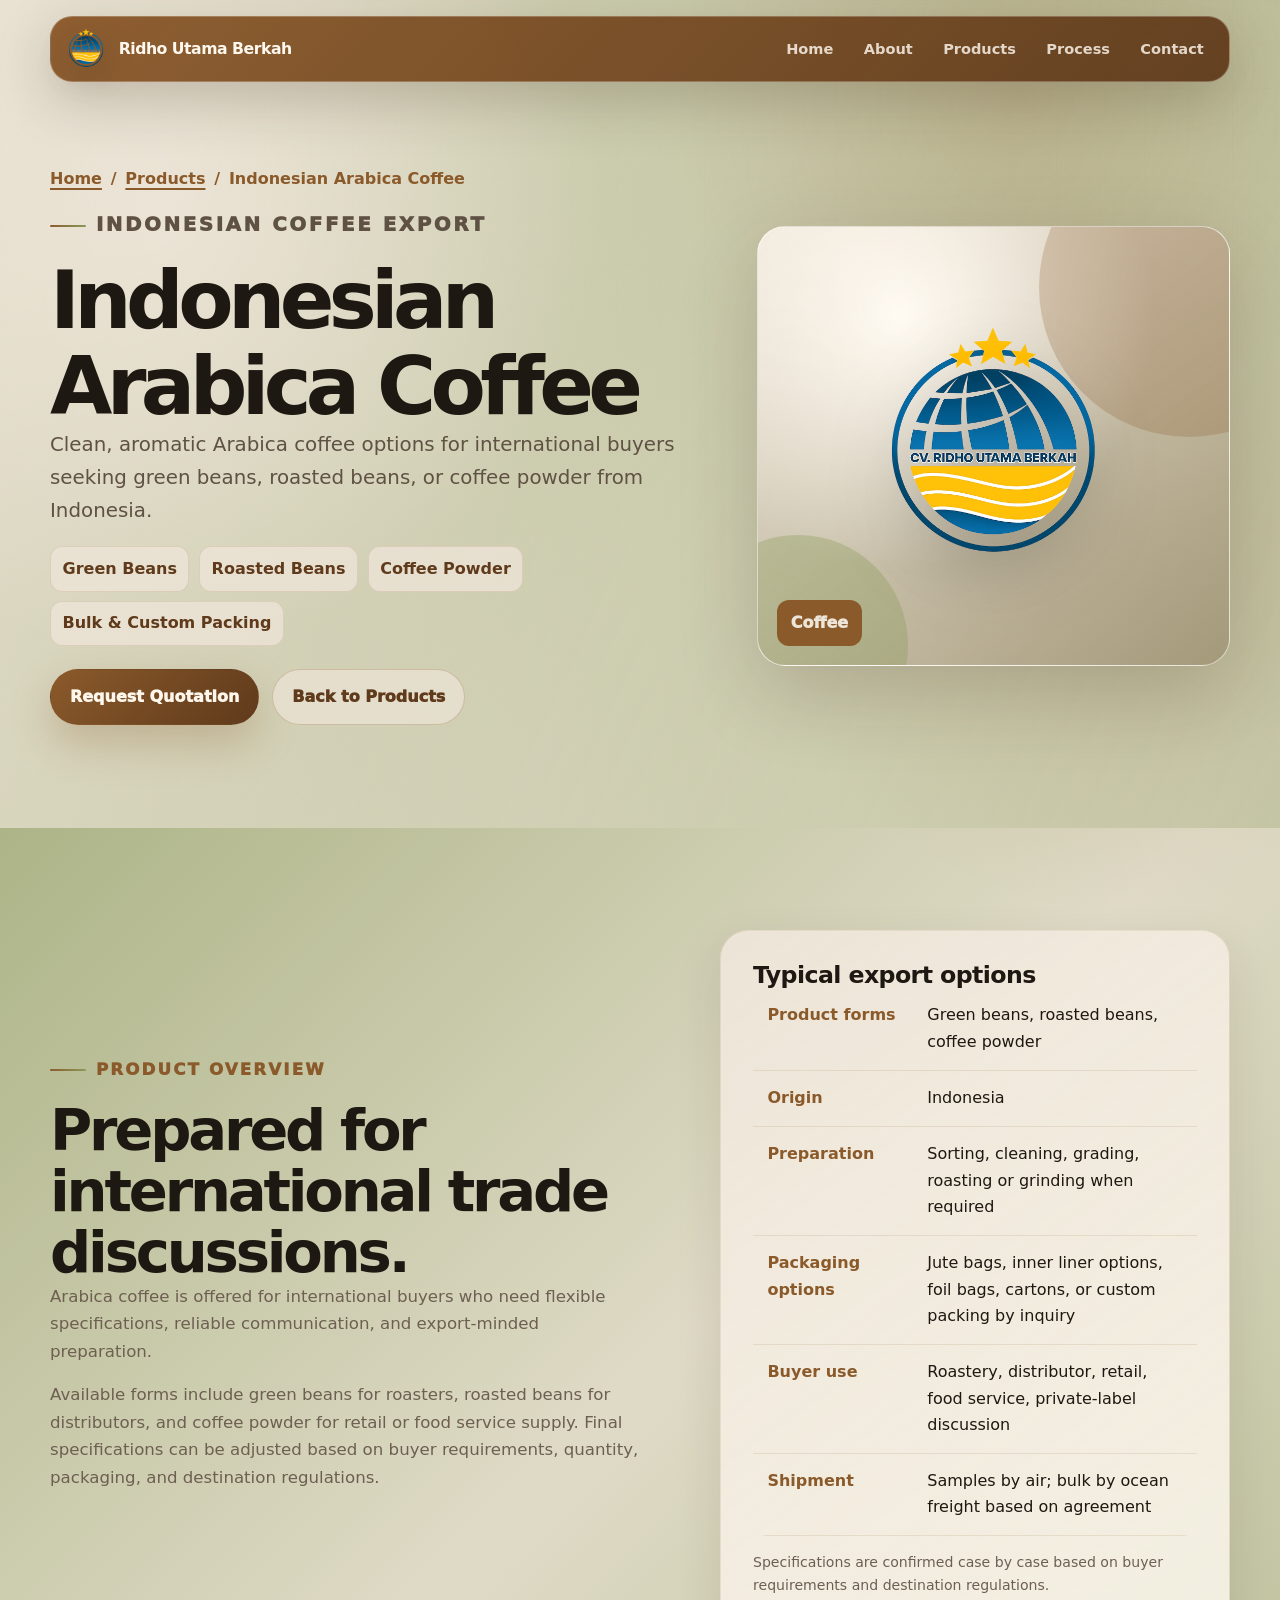
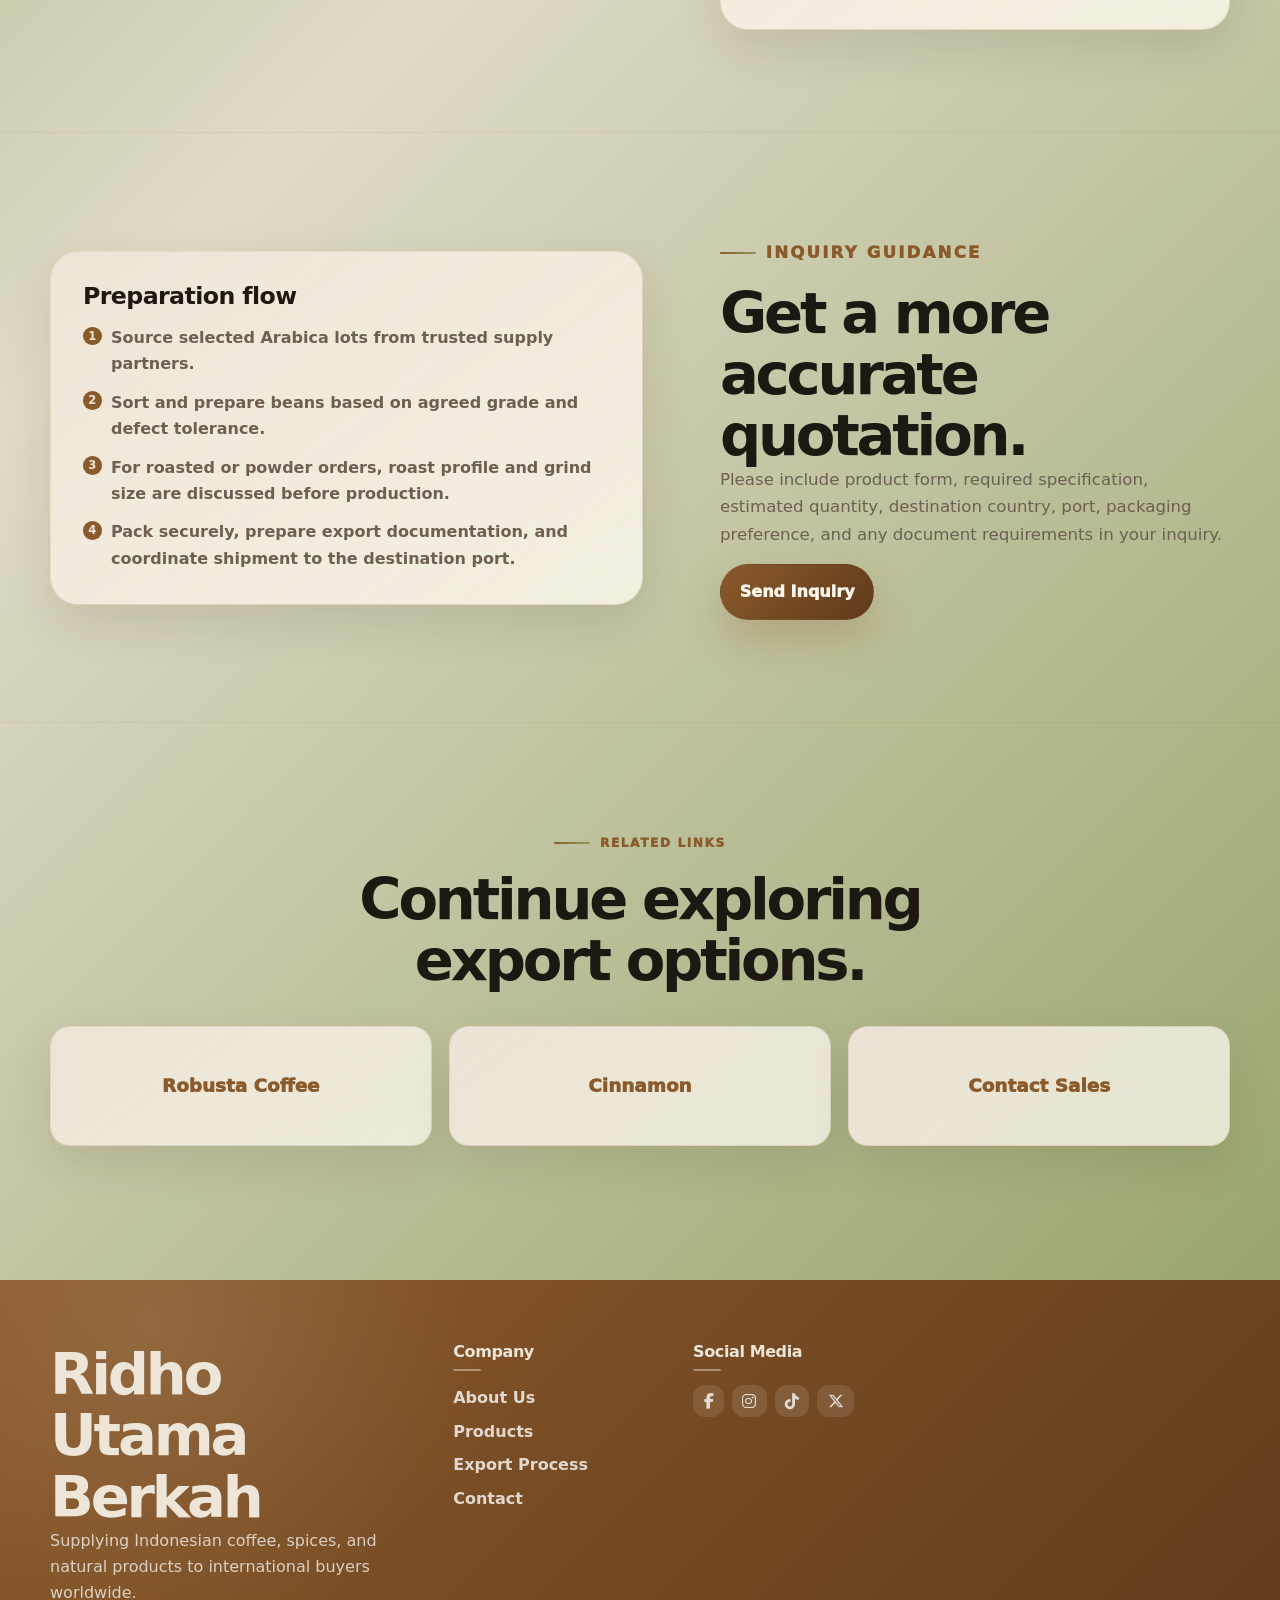
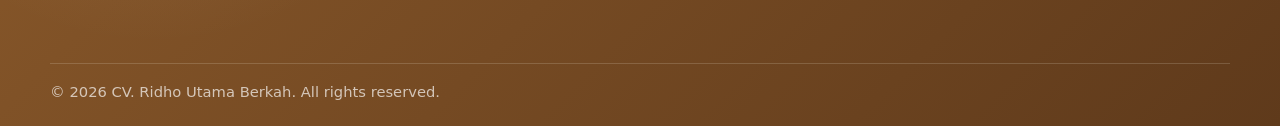
<file: arabica-coffee.html>
<!doctype html>
<html lang="en">
<head>
  <meta charset="utf-8">
  <meta name="viewport" content="width=device-width, initial-scale=1">
  <title>Arabica Coffee Beans Supplier Indonesia</title>
  <meta name="description" content="Premium Indonesian Arabica coffee beans sourced from selected farms and prepared for international buyers.">
  <meta name="keywords" content="Indonesian Arabica Coffee, Indonesian export, Coffee, CV Ridho Utama Berkah">
  <meta name="robots" content="index, follow">
  <meta name="theme-color" content="#8b5a2b">
  <meta property="og:type" content="website">
  <meta property="og:title" content="Indonesian Arabica Coffee Export | Green Beans, Roasted &amp; Powder">
  <meta property="og:description" content="Export Indonesian Arabica coffee as green beans, roasted beans, or coffee powder for international roasters, distributors, and importers.">
  <meta property="og:image" content="assets/img/brand-banner.webp">
  <meta property="og:site_name" content="Ridho Utama Berkah">
  <link rel="icon" type="image/png" href="assets/img/favicon.png">
  <link rel="apple-touch-icon" href="assets/img/apple-touch-icon.png">
  <script>document.documentElement.classList.add('js');</script>
  <link rel="stylesheet" href="assets/css/styles.css">
  <link rel="stylesheet" href="https://cdnjs.cloudflare.com/ajax/libs/font-awesome/6.5.2/css/all.min.css">
  <script type="application/ld+json">{
  "@context": "https://schema.org",
  "@graph": [
    {
      "@context": "https://schema.org",
      "@type": "Organization",
      "name": "Ridho Utama Berkah",
      "url": "https://www.ridhoutamaberkah.com/",
      "logo": "https://www.ridhoutamaberkah.com/assets/img/logo.webp",
      "description": "Indonesian export partner for coffee, spices, agricultural by-products, and bamboo handicrafts for international buyers.",
      "sameAs": [
        "https://www.facebook.com/",
        "https://www.instagram.com/",
        "https://www.tiktok.com/",
        "https://twitter.com/"
      ]
    },
    {
      "@context": "https://schema.org",
      "@type": "Product",
      "name": "Indonesian Arabica Coffee",
      "description": "Export Indonesian Arabica coffee as green beans, roasted beans, or coffee powder for international roasters, distributors, and importers.",
      "category": "Coffee",
      "brand": {
        "@type": "Brand",
        "name": "Ridho Utama Berkah"
      },
      "url": "https://www.ridhoutamaberkah.com/arabica-coffee.html",
      "image": "https://www.ridhoutamaberkah.com/assets/img/logo.webp"
    },
    {
      "@context": "https://schema.org",
      "@type": "BreadcrumbList",
      "itemListElement": [
        {
          "@type": "ListItem",
          "position": 1,
          "name": "Home",
          "item": "https://www.ridhoutamaberkah.com/index.html"
        },
        {
          "@type": "ListItem",
          "position": 2,
          "name": "Products",
          "item": "https://www.ridhoutamaberkah.com/product.html"
        },
        {
          "@type": "ListItem",
          "position": 3,
          "name": "Indonesian Arabica Coffee",
          "item": "https://www.ridhoutamaberkah.com/arabica-coffee.html"
        }
      ]
    }
  ]
}</script>
</head>
<body data-page="arabica">
  <a class="skip-link" href="#main">Skip to content</a>
  <header class="site-header" data-header>
    <nav class="navbar" aria-label="Primary navigation">
      <a class="brand" href="index.html" aria-label="Ridho Utama Berkah home">
        <img src="assets/img/logo.webp" alt="Ridho Utama Berkah logo" width="54" height="54">
        <span>Ridho Utama Berkah</span>
      </a>
      <button class="nav-toggle" type="button" aria-expanded="false" aria-controls="navLinks" aria-label="Open navigation">
        <span></span><span></span><span></span>
      </button>
      <div class="nav-links" id="navLinks">
        <a href="index.html" data-nav="index">Home</a>
<a href="about.html" data-nav="about">About</a>
<a href="product.html" data-nav="product">Products</a>
<a href="process.html" data-nav="process">Process</a>
<a href="contact.html" data-nav="contact">Contact</a>
      </div>
    </nav>
  </header>

  <main id="main">
    <section class="detail-hero section-pad compact-hero">
      <div class="container detail-grid">
        <div class="reveal">
          <nav class="breadcrumb" aria-label="Breadcrumb"><a href="index.html">Home</a><span>/</span><a href="product.html">Products</a><span>/</span><span>Indonesian Arabica Coffee</span></nav>
          <p class="eyebrow">Indonesian Coffee Export</p>
          <h1>Indonesian Arabica Coffee</h1>
          <p>Clean, aromatic Arabica coffee options for international buyers seeking green beans, roasted beans, or coffee powder from Indonesia.</p>
          <div class="detail-badges"><span>Green Beans</span><span>Roasted Beans</span><span>Coffee Powder</span><span>Bulk &amp; Custom Packing</span></div>
          <div class="hero-actions">
            <a class="btn btn-primary" href="contact.html">Request Quotation</a>
            <a class="btn btn-outline" href="product.html">Back to Products</a>
          </div>
        </div>
        <div class="product-visual-detail arabica-visual reveal" data-tilt>
          <img src="assets/img/logo.webp" alt="Ridho Utama Berkah logo">
          <span>Coffee</span>
        </div>
      </div>
    </section>

    <section class="section-pad">
      <div class="container split-grid wide-gap">
        <div class="section-copy reveal">
          <p class="eyebrow">Product Overview</p>
          <h2>Prepared for international trade discussions.</h2>
          <p>Arabica coffee is offered for international buyers who need flexible specifications, reliable communication, and export-minded preparation.</p><p>Available forms include green beans for roasters, roasted beans for distributors, and coffee powder for retail or food service supply. Final specifications can be adjusted based on buyer requirements, quantity, packaging, and destination regulations.</p>
        </div>
        <div class="spec-card reveal" data-tilt>
          <h3>Typical export options</h3>
          <table>
            <tbody>
<tr><th>Product forms</th><td>Green beans, roasted beans, coffee powder</td></tr>
<tr><th>Origin</th><td>Indonesia</td></tr>
<tr><th>Preparation</th><td>Sorting, cleaning, grading, roasting or grinding when required</td></tr>
<tr><th>Packaging options</th><td>Jute bags, inner liner options, foil bags, cartons, or custom packing by inquiry</td></tr>
<tr><th>Buyer use</th><td>Roastery, distributor, retail, food service, private-label discussion</td></tr>
<tr><th>Shipment</th><td>Samples by air; bulk by ocean freight based on agreement</td></tr>
            </tbody>
          </table>
          <p class="table-note">Specifications are confirmed case by case based on buyer requirements and destination regulations.</p>
        </div>
      </div>
    </section>

    <section class="section-pad soft-panel">
      <div class="container split-grid">
        <div class="mission-card reveal" data-tilt>
          <h3>Preparation flow</h3>
          <ol class="number-list">
            <li>Source selected Arabica lots from trusted supply partners.</li><li>Sort and prepare beans based on agreed grade and defect tolerance.</li><li>For roasted or powder orders, roast profile and grind size are discussed before production.</li><li>Pack securely, prepare export documentation, and coordinate shipment to the destination port.</li>
          </ol>
        </div>
        <div class="section-copy reveal">
          <p class="eyebrow">Inquiry Guidance</p>
          <h2>Get a more accurate quotation.</h2>
          <p>Please include product form, required specification, estimated quantity, destination country, port, packaging preference, and any document requirements in your inquiry.</p>
          <a class="btn btn-primary" href="contact.html">Send Inquiry</a>
        </div>
      </div>
    </section>

    <section class="section-pad related-section">
      <div class="container">
        <div class="section-head center reveal">
          <p class="eyebrow">Related Links</p>
          <h2>Continue exploring export options.</h2>
        </div>
        <div class="related-grid reveal">
          <a class="related-card" href="robusta-coffee.html">Robusta Coffee</a><a class="related-card" href="cinnamon.html">Cinnamon</a><a class="related-card" href="contact.html">Contact Sales</a>
        </div>
      </div>
    </section>

  </main>

  <footer class="site-footer">
    <div class="footer-grid container">
      <section class="footer-brand">        
        <h2>Ridho Utama Berkah</h2>
        <p>Supplying Indonesian coffee, spices, and natural products to international buyers worldwide.</p>
      </section>
      <section>
        <h3>Company</h3>
        <a href="about.html">About Us</a>
        <a href="product.html">Products</a>
        <a href="process.html">Export Process</a>
        <a href="contact.html">Contact</a>
      </section>
      <section>
        <h3>Social Media</h3>
        <div class="socials">
        <a href="https://www.facebook.com/profile.php?id=61590768322406" target="_blank"><i class="fab fa-facebook-f"></i></a>
        <a href="https://www.instagram.com/ridhoutama01233/" target="_blank"><i class="fab fa-instagram"></i></a>
        <a href="https://www.tiktok.com/@ridhoutamaberkah" target="_blank"><i class="fab fa-tiktok"></i></a>
        <a href="https://x.com/ridhoutamaberka" target="_blank"><i class="fa-brands fa-x-twitter"></i></a>
        </div>
      </section>
    </div>
    <div class="footer-bottom container">
      <span>© <span data-year></span> CV. Ridho Utama Berkah. All rights reserved.</span>
    </div>
  </footer>
  <script src="assets/js/main.js" defer></script>
</body>
</html>
</file>
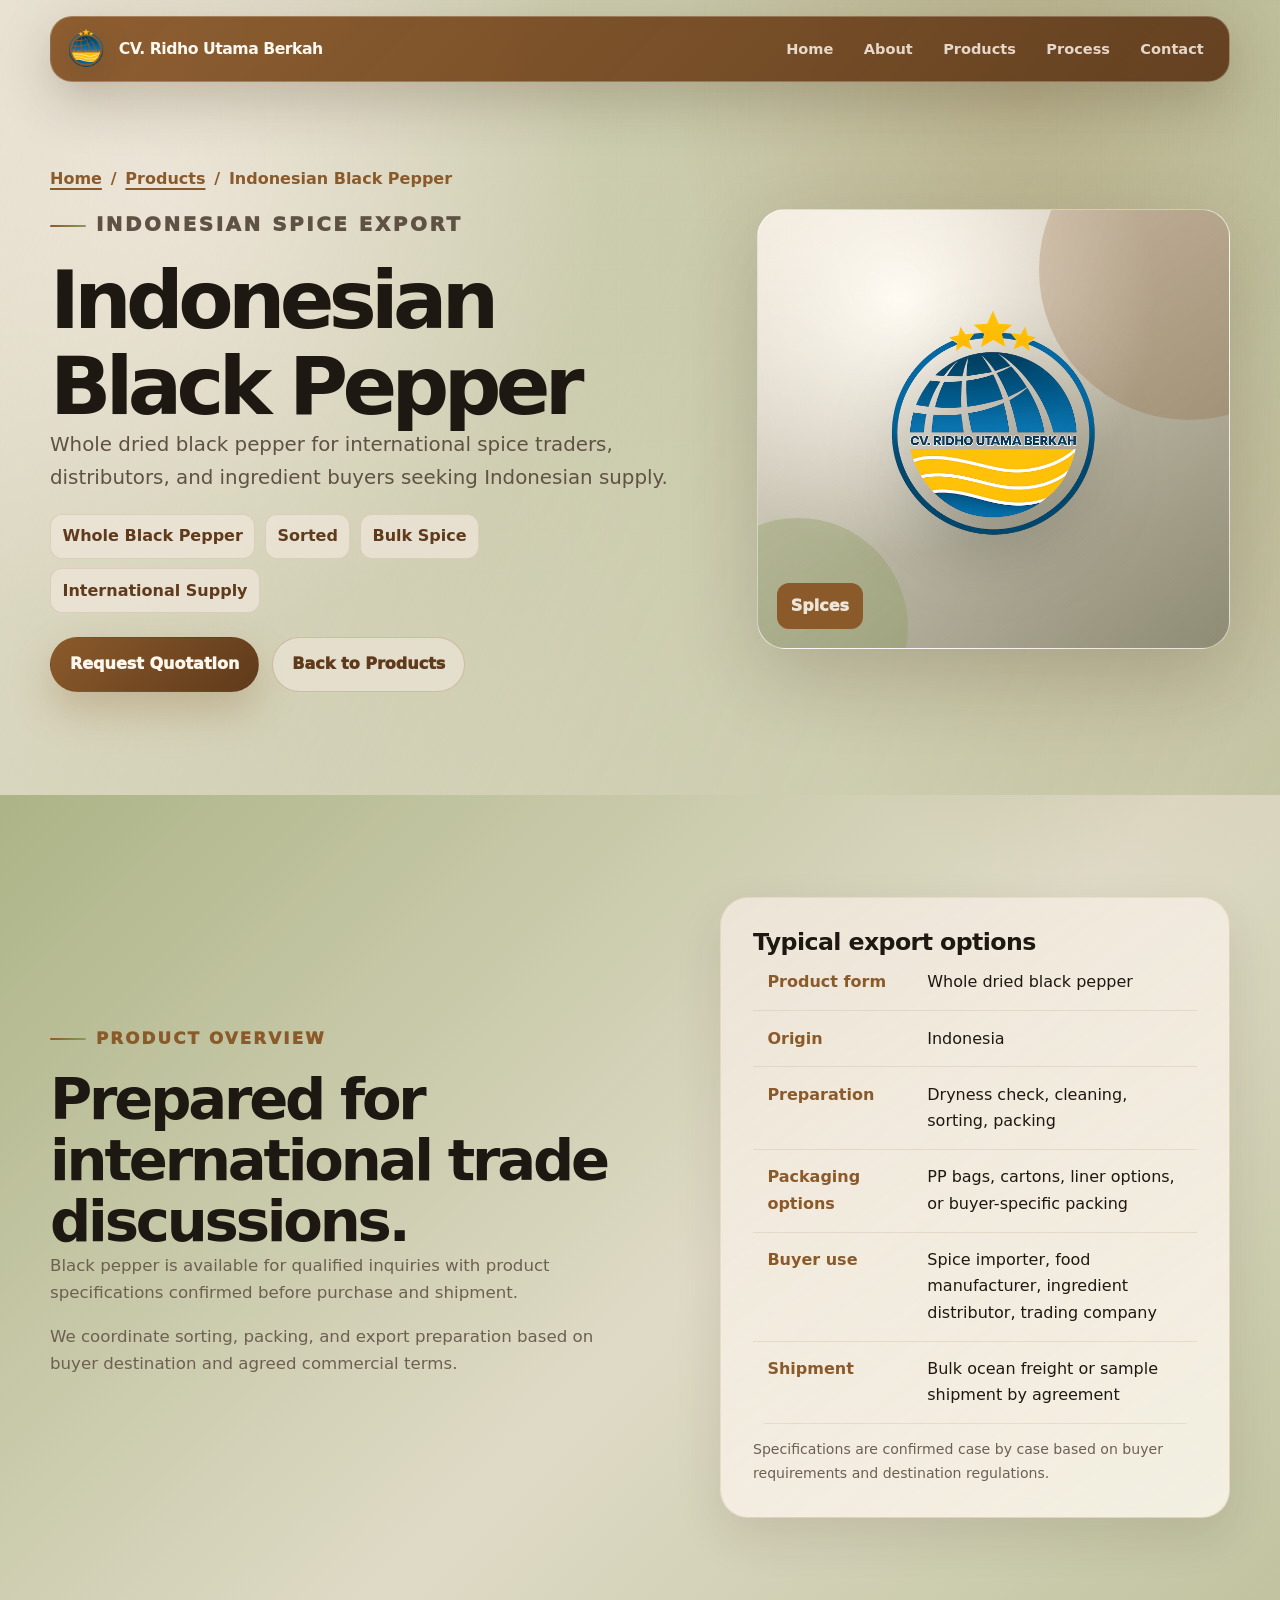
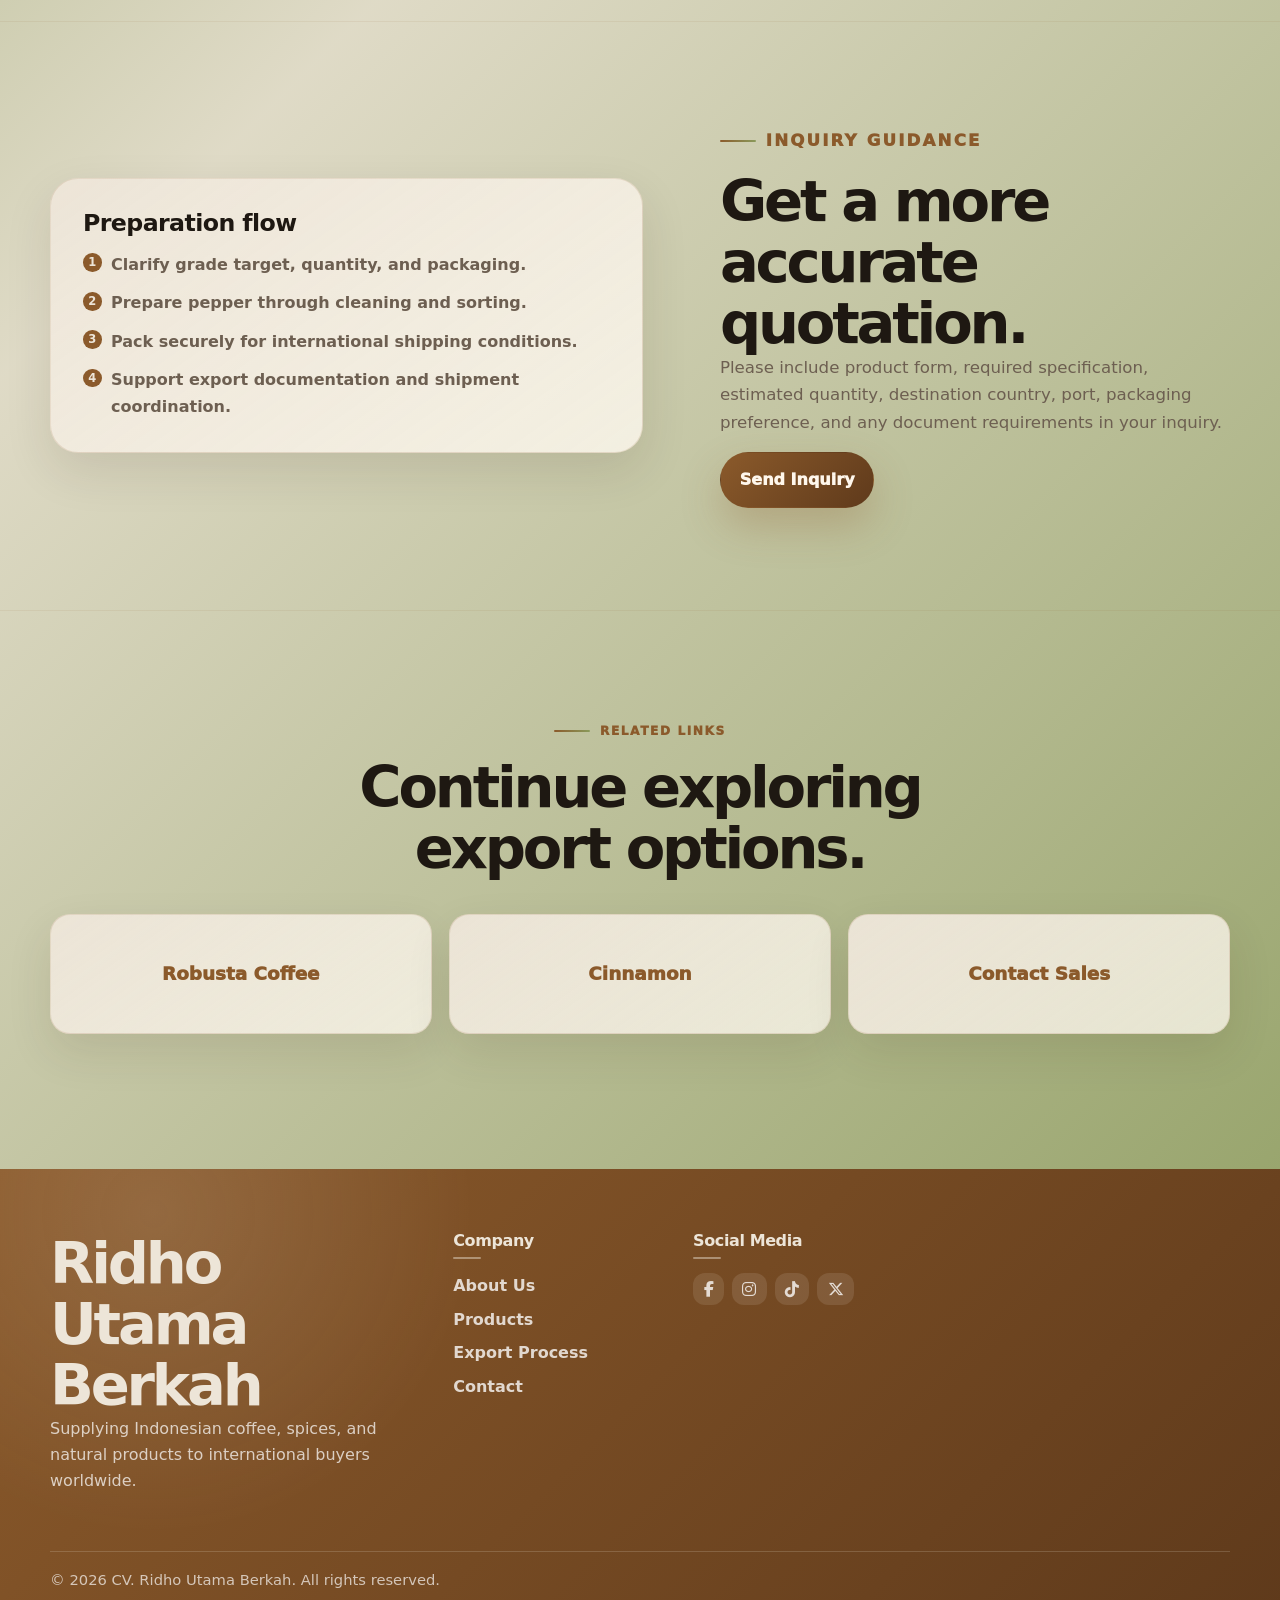
<file: black-pepper.html>
<!doctype html>
<html lang="en">
<head>
  <meta charset="utf-8">
  <meta name="viewport" content="width=device-width, initial-scale=1">
  <title>Indonesian Black Pepper Exporter</title>
  <meta name="description" content="High-grade Indonesian black pepper for food manufacturers, wholesalers, and international importers.">
  <meta name="keywords" content="Indonesian Black Pepper, Indonesian export, Spices, CV Ridho Utama Berkah">
  <meta name="robots" content="index, follow">
  <meta name="theme-color" content="#8b5a2b">
  <meta property="og:type" content="website">
  <meta property="og:title" content="Indonesian Black Pepper Export | Whole Pepper Supplier">
  <meta property="og:description" content="Export Indonesian black pepper for wholesale spice buyers, ingredient distributors, and international traders with export packing options.">
  <meta property="og:image" content="assets/img/brand-banner.webp">
  <meta property="og:site_name" content="CV. Ridho Utama Berkah">
  <link rel="icon" type="image/png" href="assets/img/favicon.png">
  <link rel="apple-touch-icon" href="assets/img/apple-touch-icon.png">
  <script>document.documentElement.classList.add('js');</script>
  <link rel="stylesheet" href="assets/css/styles.css">
  <link rel="stylesheet" href="https://cdnjs.cloudflare.com/ajax/libs/font-awesome/6.5.2/css/all.min.css">
  <script type="application/ld+json">{
  "@context": "https://schema.org",
  "@graph": [
    {
      "@context": "https://schema.org",
      "@type": "Organization",
      "name": "CV. Ridho Utama Berkah",
      "url": "https://www.ridhoutamaberkah.com/",
      "logo": "https://www.ridhoutamaberkah.com/assets/img/logo.webp",
      "description": "Indonesian export partner for coffee, spices, agricultural by-products, and bamboo handicrafts for international buyers.",
      "sameAs": [
        "https://www.facebook.com/",
        "https://www.instagram.com/",
        "https://www.tiktok.com/",
        "https://twitter.com/"
      ]
    },
    {
      "@context": "https://schema.org",
      "@type": "Product",
      "name": "Indonesian Black Pepper",
      "description": "Export Indonesian black pepper for wholesale spice buyers, ingredient distributors, and international traders with export packing options.",
      "category": "Spices",
      "brand": {
        "@type": "Brand",
        "name": "CV. Ridho Utama Berkah"
      },
      "url": "https://www.ridhoutamaberkah.com/black-pepper.html",
      "image": "https://www.ridhoutamaberkah.com/assets/img/logo.webp"
    },
    {
      "@context": "https://schema.org",
      "@type": "BreadcrumbList",
      "itemListElement": [
        {
          "@type": "ListItem",
          "position": 1,
          "name": "Home",
          "item": "https://www.ridhoutamaberkah.com/index.html"
        },
        {
          "@type": "ListItem",
          "position": 2,
          "name": "Products",
          "item": "https://www.ridhoutamaberkah.com/product.html"
        },
        {
          "@type": "ListItem",
          "position": 3,
          "name": "Indonesian Black Pepper",
          "item": "https://www.ridhoutamaberkah.com/black-pepper.html"
        }
      ]
    }
  ]
}</script>
</head>
<body data-page="black-pepper">
  <a class="skip-link" href="#main">Skip to content</a>
  <header class="site-header" data-header>
    <nav class="navbar" aria-label="Primary navigation">
      <a class="brand" href="index.html" aria-label="CV. Ridho Utama Berkah home">
        <img src="assets/img/logo.webp" alt="CV. Ridho Utama Berkah logo" width="54" height="54">
        <span>CV. Ridho Utama Berkah</span>
      </a>
      <button class="nav-toggle" type="button" aria-expanded="false" aria-controls="navLinks" aria-label="Open navigation">
        <span></span><span></span><span></span>
      </button>
      <div class="nav-links" id="navLinks">
        <a href="index.html" data-nav="index">Home</a>
<a href="about.html" data-nav="about">About</a>
<a href="product.html" data-nav="product">Products</a>
<a href="process.html" data-nav="procces">Process</a>
<a href="contact.html" data-nav="contact">Contact</a>
      </div>
    </nav>
  </header>

  <main id="main">
    <section class="detail-hero section-pad compact-hero">
      <div class="container detail-grid">
        <div class="reveal">
          <nav class="breadcrumb" aria-label="Breadcrumb"><a href="index.html">Home</a><span>/</span><a href="product.html">Products</a><span>/</span><span>Indonesian Black Pepper</span></nav>
          <p class="eyebrow">Indonesian Spice Export</p>
          <h1>Indonesian Black Pepper</h1>
          <p>Whole dried black pepper for international spice traders, distributors, and ingredient buyers seeking Indonesian supply.</p>
          <div class="detail-badges"><span>Whole Black Pepper</span><span>Sorted</span><span>Bulk Spice</span><span>International Supply</span></div>
          <div class="hero-actions">
            <a class="btn btn-primary" href="contact.html">Request Quotation</a>
            <a class="btn btn-outline" href="product.html">Back to Products</a>
          </div>
        </div>
        <div class="product-visual-detail pepper-visual reveal" data-tilt>
          <img src="assets/img/logo.webp" alt="CV. Ridho Utama Berkah logo">
          <span>Spices</span>
        </div>
      </div>
    </section>

    <section class="section-pad">
      <div class="container split-grid wide-gap">
        <div class="section-copy reveal">
          <p class="eyebrow">Product Overview</p>
          <h2>Prepared for international trade discussions.</h2>
          <p>Black pepper is available for qualified inquiries with product specifications confirmed before purchase and shipment.</p><p>We coordinate sorting, packing, and export preparation based on buyer destination and agreed commercial terms.</p>
        </div>
        <div class="spec-card reveal" data-tilt>
          <h3>Typical export options</h3>
          <table>
            <tbody>
<tr><th>Product form</th><td>Whole dried black pepper</td></tr>
<tr><th>Origin</th><td>Indonesia</td></tr>
<tr><th>Preparation</th><td>Dryness check, cleaning, sorting, packing</td></tr>
<tr><th>Packaging options</th><td>PP bags, cartons, liner options, or buyer-specific packing</td></tr>
<tr><th>Buyer use</th><td>Spice importer, food manufacturer, ingredient distributor, trading company</td></tr>
<tr><th>Shipment</th><td>Bulk ocean freight or sample shipment by agreement</td></tr>
            </tbody>
          </table>
          <p class="table-note">Specifications are confirmed case by case based on buyer requirements and destination regulations.</p>
        </div>
      </div>
    </section>

    <section class="section-pad soft-panel">
      <div class="container split-grid">
        <div class="mission-card reveal" data-tilt>
          <h3>Preparation flow</h3>
          <ol class="number-list">
            <li>Clarify grade target, quantity, and packaging.</li><li>Prepare pepper through cleaning and sorting.</li><li>Pack securely for international shipping conditions.</li><li>Support export documentation and shipment coordination.</li>
          </ol>
        </div>
        <div class="section-copy reveal">
          <p class="eyebrow">Inquiry Guidance</p>
          <h2>Get a more accurate quotation.</h2>
          <p>Please include product form, required specification, estimated quantity, destination country, port, packaging preference, and any document requirements in your inquiry.</p>
          <a class="btn btn-primary" href="contact.html">Send Inquiry</a>
        </div>
      </div>
    </section>

    <section class="section-pad related-section">
      <div class="container">
        <div class="section-head center reveal">
          <p class="eyebrow">Related Links</p>
          <h2>Continue exploring export options.</h2>
        </div>
        <div class="related-grid reveal">
          <a class="related-card" href="robusta-coffee.html">Robusta Coffee</a><a class="related-card" href="cinnamon.html">Cinnamon</a><a class="related-card" href="contact.html">Contact Sales</a>
        </div>
      </div>
    </section>

  </main>

  <footer class="site-footer">
    <div class="footer-grid container">
      <section class="footer-brand">        
        <h2>Ridho Utama Berkah</h2>
        <p>Supplying Indonesian coffee, spices, and natural products to international buyers worldwide.</p>
      </section>
      <section>
        <h3>Company</h3>
        <a href="about.html">About Us</a>
        <a href="product.html">Products</a>
        <a href="process.html">Export Process</a>
        <a href="contact.html">Contact</a>
      </section>
      <section>
        <h3>Social Media</h3>
        <div class="socials">
        <a href="https://www.facebook.com/profile.php?id=61590768322406" target="_blank"><i class="fab fa-facebook-f"></i></a>
        <a href="https://www.instagram.com/ridhoutama01233/" target="_blank"><i class="fab fa-instagram"></i></a>
        <a href="https://www.tiktok.com/@ridhoutamaberkah" target="_blank"><i class="fab fa-tiktok"></i></a>
        <a href="https://x.com/ridhoutamaberka" target="_blank"><i class="fa-brands fa-x-twitter"></i></a>
        </div>
      </section>
    </div>
    <div class="footer-bottom container">
      <span>© <span data-year></span> CV. Ridho Utama Berkah. All rights reserved.</span>
    </div>
  </footer>
  <script src="assets/js/main.js" defer></script>
</body>
</html>
</file>
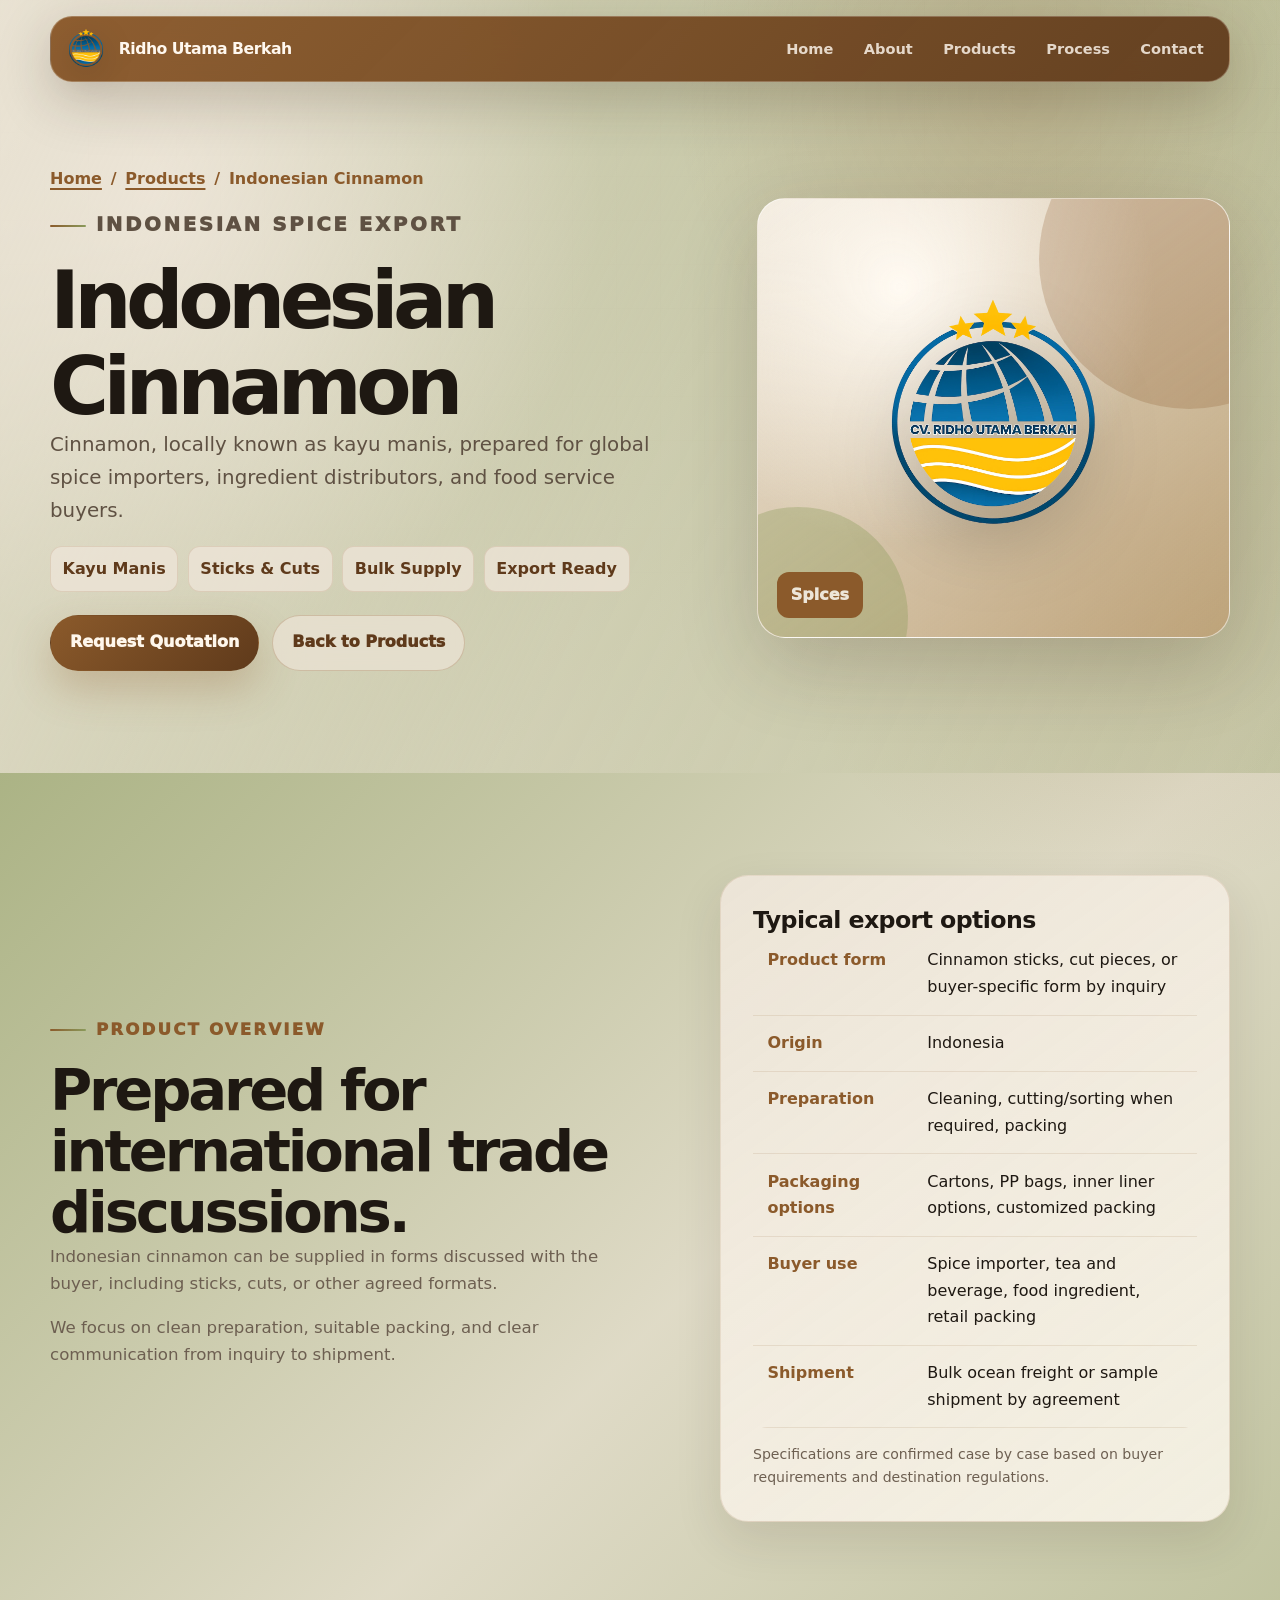
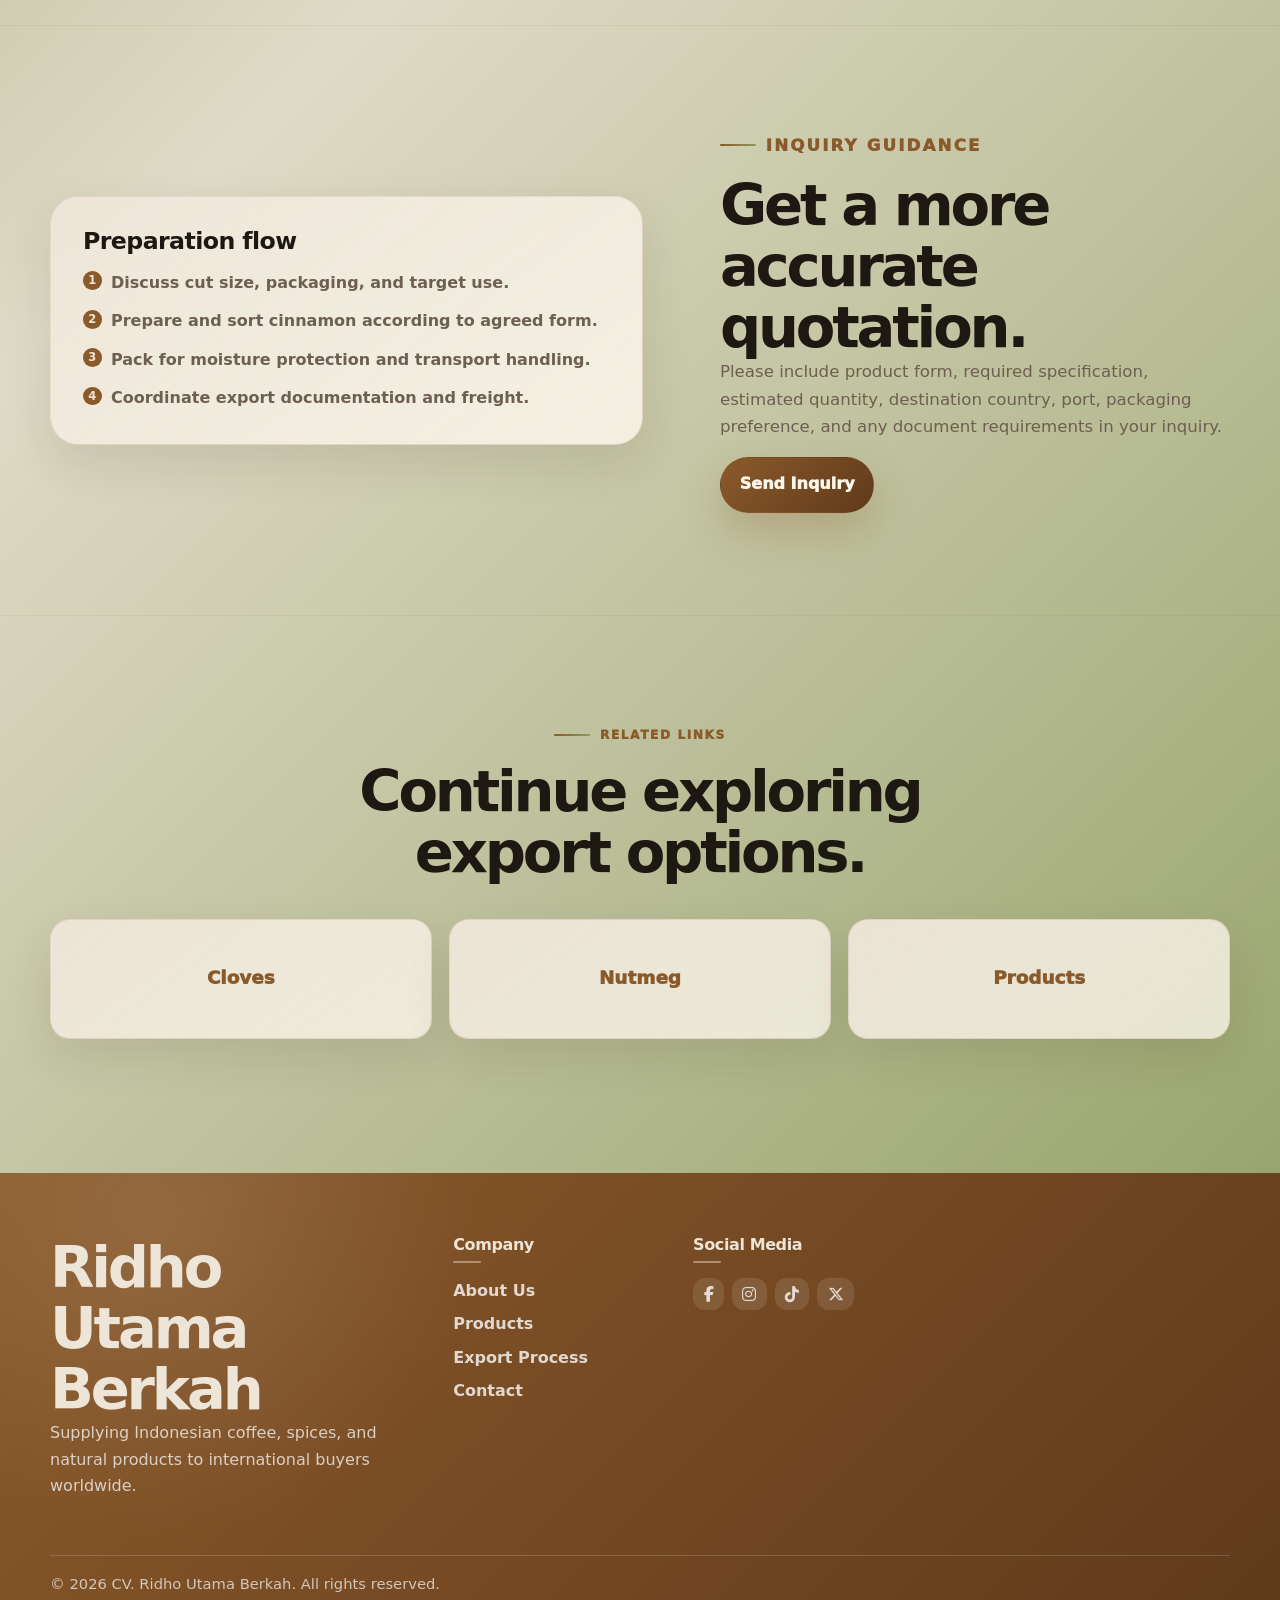
<file: cinnamon.html>
<!doctype html>
<html lang="en">
<head>
  <meta charset="utf-8">
  <meta name="viewport" content="width=device-width, initial-scale=1">
  <title>Indonesian Cinnamon Supplier</title>
  <meta name="description" content="Natural Indonesian cinnamon available for bulk orders and export to international markets.">
  <meta name="keywords" content="Indonesian Cinnamon, Indonesian export, Spices, CV Ridho Utama Berkah">
  <meta name="robots" content="index, follow">
  <meta name="theme-color" content="#8b5a2b">
  <meta property="og:type" content="website">
  <meta property="og:title" content="Indonesian Cinnamon Export | Kayu Manis Supplier">
  <meta property="og:description" content="Source Indonesian cinnamon, also known as kayu manis, for export buyers seeking bulk spice supply and flexible packaging.">
  <meta property="og:image" content="assets/img/brand-banner.webp">
  <meta property="og:site_name" content="Ridho Utama Berkah">
  <link rel="icon" type="image/png" href="assets/img/favicon.png">
  <link rel="apple-touch-icon" href="assets/img/apple-touch-icon.png">
  <script>document.documentElement.classList.add('js');</script>
  <link rel="stylesheet" href="assets/css/styles.css">
  <link rel="stylesheet" href="https://cdnjs.cloudflare.com/ajax/libs/font-awesome/6.5.2/css/all.min.css">
  <script type="application/ld+json">{
  "@context": "https://schema.org",
  "@graph": [
    {
      "@context": "https://schema.org",
      "@type": "Organization",
      "name": "Ridho Utama Berkah",
      "url": "https://www.ridhoutamaberkah.com/",
      "logo": "https://www.ridhoutamaberkah.com/assets/img/logo.webp",
      "description": "Indonesian export partner for coffee, spices, agricultural by-products, and bamboo handicrafts for international buyers.",
      "sameAs": [
        "https://www.facebook.com/",
        "https://www.instagram.com/",
        "https://www.tiktok.com/",
        "https://twitter.com/"
      ]
    },
    {
      "@context": "https://schema.org",
      "@type": "Product",
      "name": "Indonesian Cinnamon",
      "description": "Source Indonesian cinnamon, also known as kayu manis, for export buyers seeking bulk spice supply and flexible packaging.",
      "category": "Spices",
      "brand": {
        "@type": "Brand",
        "name": "Ridho Utama Berkah"
      },
      "url": "https://www.ridhoutamaberkah.com/cinnamon.html",
      "image": "https://www.ridhoutamaberkah.com/assets/img/logo.webp"
    },
    {
      "@context": "https://schema.org",
      "@type": "BreadcrumbList",
      "itemListElement": [
        {
          "@type": "ListItem",
          "position": 1,
          "name": "Home",
          "item": "https://www.ridhoutamaberkah.com/index.html"
        },
        {
          "@type": "ListItem",
          "position": 2,
          "name": "Products",
          "item": "https://www.ridhoutamaberkah.com/product.html"
        },
        {
          "@type": "ListItem",
          "position": 3,
          "name": "Indonesian Cinnamon",
          "item": "https://www.ridhoutamaberkah.com/cinnamon.html"
        }
      ]
    }
  ]
}</script>
</head>
<body data-page="cinnamon">
  <a class="skip-link" href="#main">Skip to content</a>
  <header class="site-header" data-header>
    <nav class="navbar" aria-label="Primary navigation">
      <a class="brand" href="index.html" aria-label="Ridho Utama Berkah home">
        <img src="assets/img/logo.webp" alt="Ridho Utama Berkah logo" width="54" height="54">
        <span>Ridho Utama Berkah</span>
      </a>
      <button class="nav-toggle" type="button" aria-expanded="false" aria-controls="navLinks" aria-label="Open navigation">
        <span></span><span></span><span></span>
      </button>
      <div class="nav-links" id="navLinks">
        <a href="index.html" data-nav="index">Home</a>
<a href="about.html" data-nav="about">About</a>
<a href="product.html" data-nav="product">Products</a>
<a href="process.html" data-nav="procces">Process</a>
<a href="contact.html" data-nav="contact">Contact</a>
      </div>
    </nav>
  </header>

  <main id="main">
    <section class="detail-hero section-pad compact-hero">
      <div class="container detail-grid">
        <div class="reveal">
          <nav class="breadcrumb" aria-label="Breadcrumb"><a href="index.html">Home</a><span>/</span><a href="product.html">Products</a><span>/</span><span>Indonesian Cinnamon</span></nav>
          <p class="eyebrow">Indonesian Spice Export</p>
          <h1>Indonesian Cinnamon</h1>
          <p>Cinnamon, locally known as kayu manis, prepared for global spice importers, ingredient distributors, and food service buyers.</p>
          <div class="detail-badges"><span>Kayu Manis</span><span>Sticks &amp; Cuts</span><span>Bulk Supply</span><span>Export Ready</span></div>
          <div class="hero-actions">
            <a class="btn btn-primary" href="contact.html">Request Quotation</a>
            <a class="btn btn-outline" href="product.html">Back to Products</a>
          </div>
        </div>
        <div class="product-visual-detail cinnamon-visual reveal" data-tilt>
          <img src="assets/img/logo.webp" alt="Ridho Utama Berkah logo">
          <span>Spices</span>
        </div>
      </div>
    </section>

    <section class="section-pad">
      <div class="container split-grid wide-gap">
        <div class="section-copy reveal">
          <p class="eyebrow">Product Overview</p>
          <h2>Prepared for international trade discussions.</h2>
          <p>Indonesian cinnamon can be supplied in forms discussed with the buyer, including sticks, cuts, or other agreed formats.</p><p>We focus on clean preparation, suitable packing, and clear communication from inquiry to shipment.</p>
        </div>
        <div class="spec-card reveal" data-tilt>
          <h3>Typical export options</h3>
          <table>
            <tbody>
<tr><th>Product form</th><td>Cinnamon sticks, cut pieces, or buyer-specific form by inquiry</td></tr>
<tr><th>Origin</th><td>Indonesia</td></tr>
<tr><th>Preparation</th><td>Cleaning, cutting/sorting when required, packing</td></tr>
<tr><th>Packaging options</th><td>Cartons, PP bags, inner liner options, customized packing</td></tr>
<tr><th>Buyer use</th><td>Spice importer, tea and beverage, food ingredient, retail packing</td></tr>
<tr><th>Shipment</th><td>Bulk ocean freight or sample shipment by agreement</td></tr>
            </tbody>
          </table>
          <p class="table-note">Specifications are confirmed case by case based on buyer requirements and destination regulations.</p>
        </div>
      </div>
    </section>

    <section class="section-pad soft-panel">
      <div class="container split-grid">
        <div class="mission-card reveal" data-tilt>
          <h3>Preparation flow</h3>
          <ol class="number-list">
            <li>Discuss cut size, packaging, and target use.</li><li>Prepare and sort cinnamon according to agreed form.</li><li>Pack for moisture protection and transport handling.</li><li>Coordinate export documentation and freight.</li>
          </ol>
        </div>
        <div class="section-copy reveal">
          <p class="eyebrow">Inquiry Guidance</p>
          <h2>Get a more accurate quotation.</h2>
          <p>Please include product form, required specification, estimated quantity, destination country, port, packaging preference, and any document requirements in your inquiry.</p>
          <a class="btn btn-primary" href="contact.html">Send Inquiry</a>
        </div>
      </div>
    </section>

    <section class="section-pad related-section">
      <div class="container">
        <div class="section-head center reveal">
          <p class="eyebrow">Related Links</p>
          <h2>Continue exploring export options.</h2>
        </div>
        <div class="related-grid reveal">
          <a class="related-card" href="cloves.html">Cloves</a><a class="related-card" href="nutmeg.html">Nutmeg</a><a class="related-card" href="product.html">Products</a>
        </div>
      </div>
    </section>

  </main>

  <footer class="site-footer">
    <div class="footer-grid container">
      <section class="footer-brand">        
        <h2>Ridho Utama Berkah</h2>
        <p>Supplying Indonesian coffee, spices, and natural products to international buyers worldwide.</p>
      </section>
      <section>
        <h3>Company</h3>
        <a href="about.html">About Us</a>
        <a href="product.html">Products</a>
        <a href="process.html">Export Process</a>
        <a href="contact.html">Contact</a>
      </section>
      <section>
        <h3>Social Media</h3>
        <div class="socials">
        <a href="https://www.facebook.com/profile.php?id=61590768322406" target="_blank"><i class="fab fa-facebook-f"></i></a>
        <a href="https://www.instagram.com/ridhoutama01233/" target="_blank"><i class="fab fa-instagram"></i></a>
        <a href="https://www.tiktok.com/@ridhoutamaberkah" target="_blank"><i class="fab fa-tiktok"></i></a>
        <a href="https://x.com/ridhoutamaberka" target="_blank"><i class="fa-brands fa-x-twitter"></i></a>
        </div>
      </section>
    </div>
    <div class="footer-bottom container">
      <span>© <span data-year></span> CV. Ridho Utama Berkah. All rights reserved.</span>
    </div>
  </footer>
  <script src="assets/js/main.js" defer></script>
</body>
</html>
</file>
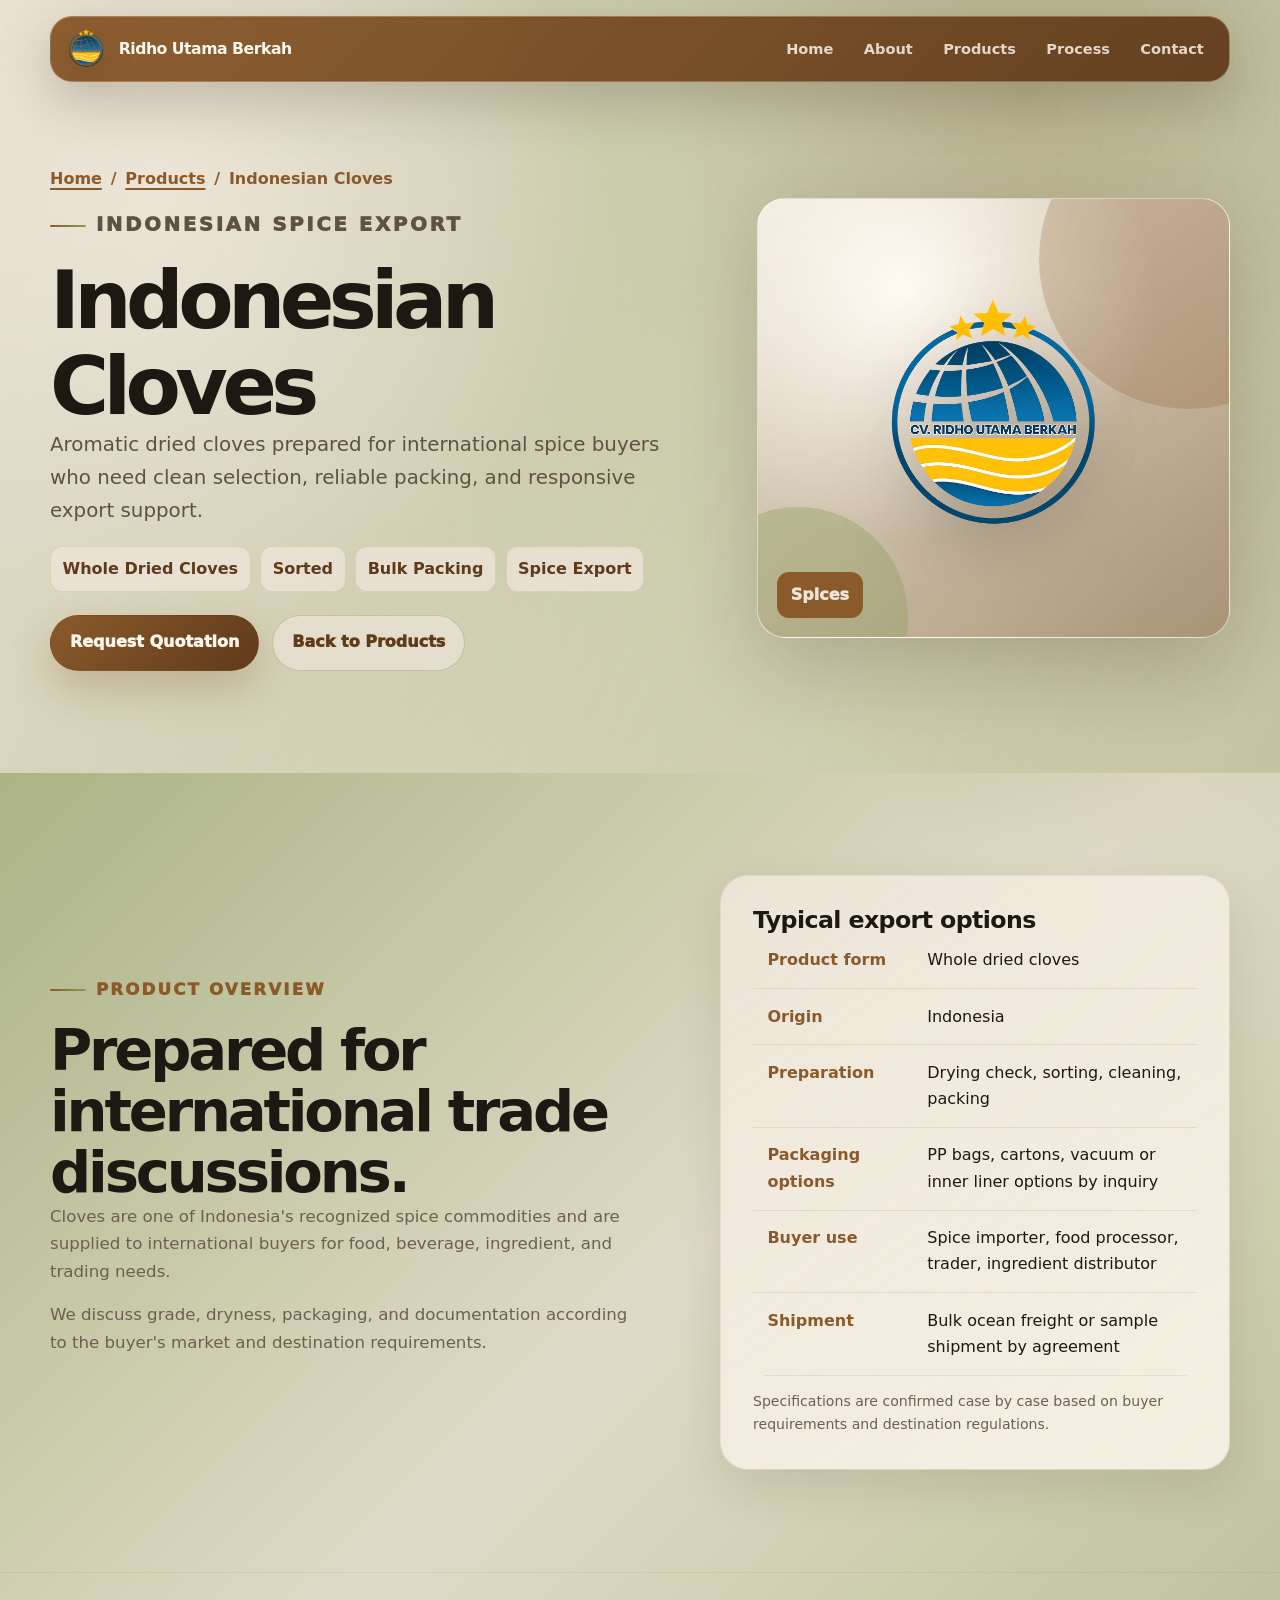
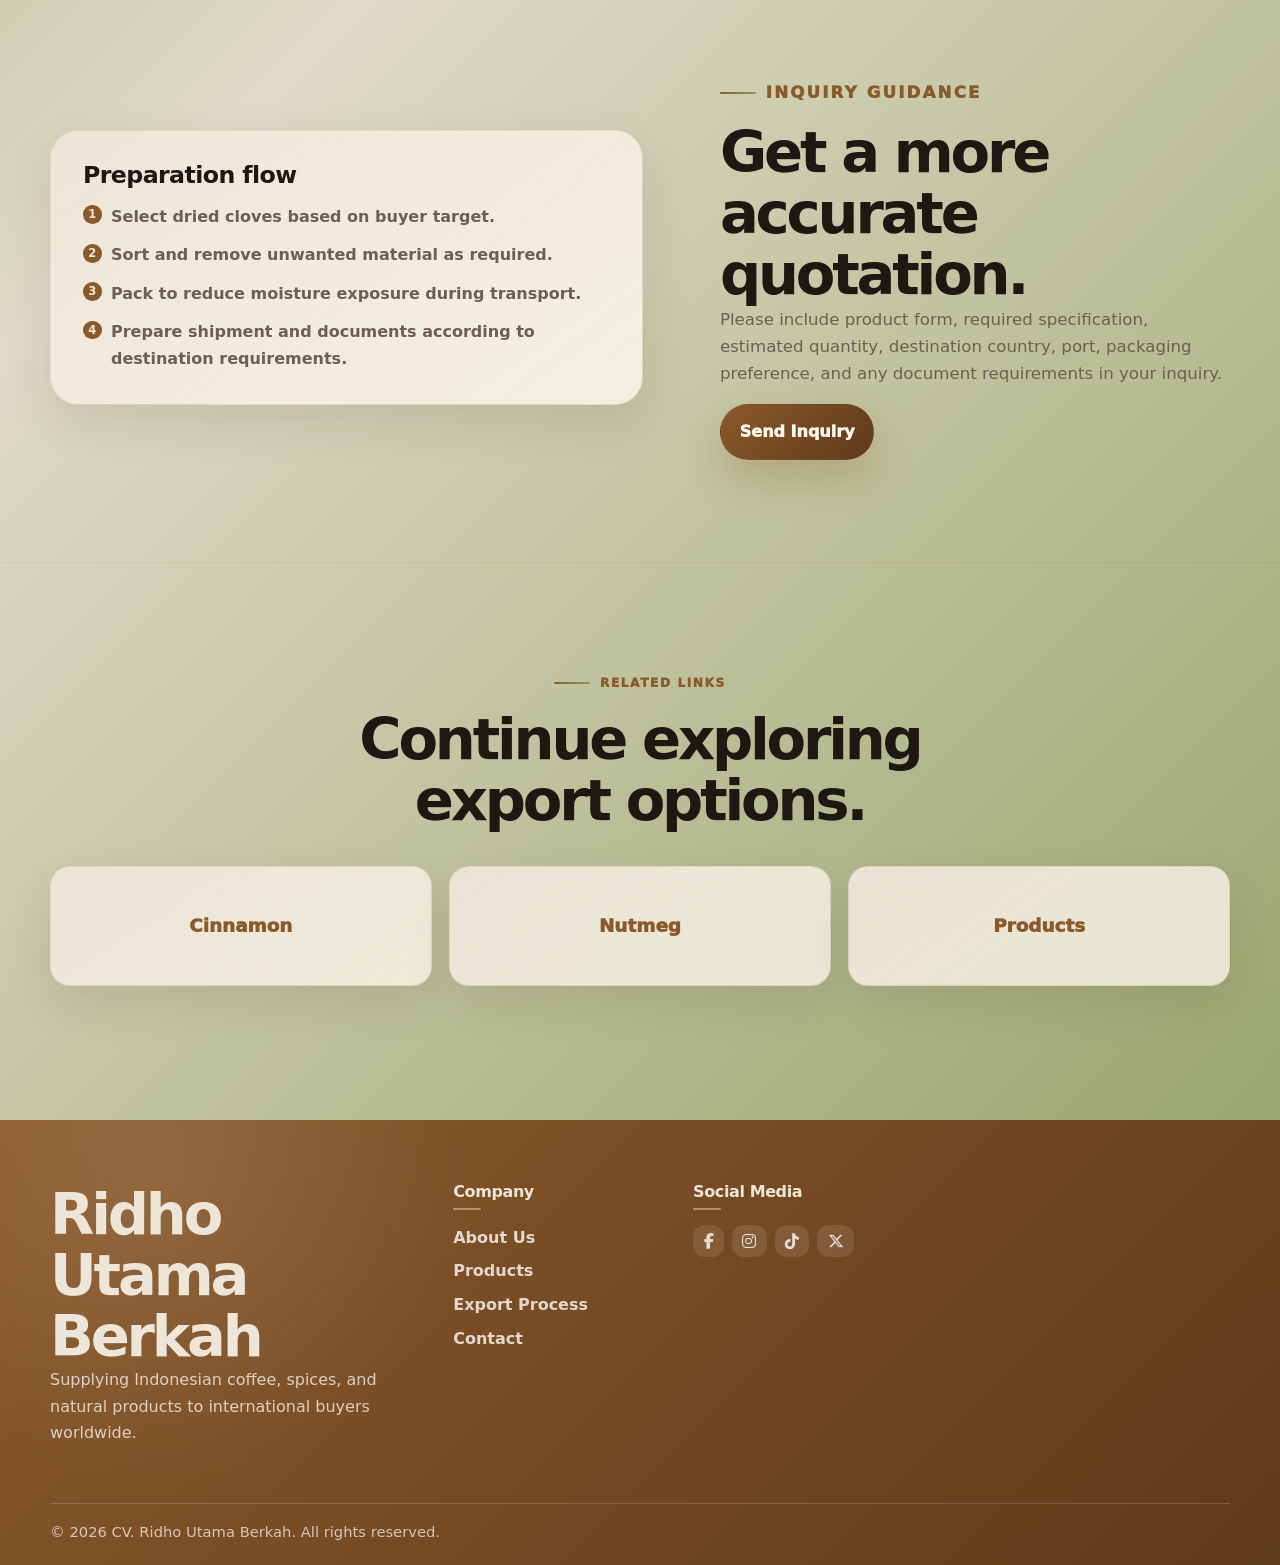
<file: cloves.html>
<!doctype html>
<html lang="en">
<head>
  <meta charset="utf-8">
  <meta name="viewport" content="width=device-width, initial-scale=1">
  <title>Indonesian Cloves Exporter</title>
  <meta name="description" content="Premium Indonesian cloves carefully selected and prepared for global spice buyers and distributors.">
  <meta name="keywords" content="Indonesian Cloves, Indonesian export, Spices, CV Ridho Utama Berkah">
  <meta name="robots" content="index, follow">
  <meta name="theme-color" content="#8b5a2b">
  <meta property="og:type" content="website">
  <meta property="og:title" content="Indonesian Cloves Export | Whole Dried Cloves Supplier">
  <meta property="og:description" content="Export Indonesian dried cloves for spice importers, food manufacturers, and wholesale buyers with sorting and packing options.">
  <meta property="og:image" content="assets/img/brand-banner.webp">
  <meta property="og:site_name" content="Ridho Utama Berkah">
  <link rel="icon" type="image/png" href="assets/img/favicon.png">
  <link rel="apple-touch-icon" href="assets/img/apple-touch-icon.png">
  <script>document.documentElement.classList.add('js');</script>
  <link rel="stylesheet" href="assets/css/styles.css">
  <link rel="stylesheet" href="https://cdnjs.cloudflare.com/ajax/libs/font-awesome/6.5.2/css/all.min.css">
  <script type="application/ld+json">{
  "@context": "https://schema.org",
  "@graph": [
    {
      "@context": "https://schema.org",
      "@type": "Organization",
      "name": "Ridho Utama Berkah",
      "url": "https://www.ridhoutamaberkah.com/",
      "logo": "https://www.ridhoutamaberkah.com/assets/img/logo.webp",
      "description": "Indonesian export partner for coffee, spices, agricultural by-products, and bamboo handicrafts for international buyers.",
      "sameAs": [
        "https://www.facebook.com/",
        "https://www.instagram.com/",
        "https://www.tiktok.com/",
        "https://twitter.com/"
      ]
    },
    {
      "@context": "https://schema.org",
      "@type": "Product",
      "name": "Indonesian Cloves",
      "description": "Export Indonesian dried cloves for spice importers, food manufacturers, and wholesale buyers with sorting and packing options.",
      "category": "Spices",
      "brand": {
        "@type": "Brand",
        "name": "Ridho Utama Berkah"
      },
      "url": "https://www.ridhoutamaberkah.com/cloves.html",
      "image": "https://www.ridhoutamaberkah.com/assets/img/logo.webp"
    },
    {
      "@context": "https://schema.org",
      "@type": "BreadcrumbList",
      "itemListElement": [
        {
          "@type": "ListItem",
          "position": 1,
          "name": "Home",
          "item": "https://www.ridhoutamaberkah.com/index.html"
        },
        {
          "@type": "ListItem",
          "position": 2,
          "name": "Products",
          "item": "https://www.ridhoutamaberkah.com/product.html"
        },
        {
          "@type": "ListItem",
          "position": 3,
          "name": "Indonesian Cloves",
          "item": "https://www.ridhoutamaberkah.com/cloves.html"
        }
      ]
    }
  ]
}</script>
</head>
<body data-page="cloves">
  <a class="skip-link" href="#main">Skip to content</a>
  <header class="site-header" data-header>
    <nav class="navbar" aria-label="Primary navigation">
      <a class="brand" href="index.html" aria-label="Ridho Utama Berkah home">
        <img src="assets/img/logo.webp" alt="Ridho Utama Berkah logo" width="54" height="54">
        <span>Ridho Utama Berkah</span>
      </a>
      <button class="nav-toggle" type="button" aria-expanded="false" aria-controls="navLinks" aria-label="Open navigation">
        <span></span><span></span><span></span>
      </button>
      <div class="nav-links" id="navLinks">
        <a href="index.html" data-nav="index">Home</a>
<a href="about.html" data-nav="about">About</a>
<a href="product.html" data-nav="product">Products</a>
<a href="process.html" data-nav="procces">Process</a>
<a href="contact.html" data-nav="contact">Contact</a>
      </div>
    </nav>
  </header>

  <main id="main">
    <section class="detail-hero section-pad compact-hero">
      <div class="container detail-grid">
        <div class="reveal">
          <nav class="breadcrumb" aria-label="Breadcrumb"><a href="index.html">Home</a><span>/</span><a href="product.html">Products</a><span>/</span><span>Indonesian Cloves</span></nav>
          <p class="eyebrow">Indonesian Spice Export</p>
          <h1>Indonesian Cloves</h1>
          <p>Aromatic dried cloves prepared for international spice buyers who need clean selection, reliable packing, and responsive export support.</p>
          <div class="detail-badges"><span>Whole Dried Cloves</span><span>Sorted</span><span>Bulk Packing</span><span>Spice Export</span></div>
          <div class="hero-actions">
            <a class="btn btn-primary" href="contact.html">Request Quotation</a>
            <a class="btn btn-outline" href="product.html">Back to Products</a>
          </div>
        </div>
        <div class="product-visual-detail cloves-visual reveal" data-tilt>
          <img src="assets/img/logo.webp" alt="Ridho Utama Berkah logo">
          <span>Spices</span>
        </div>
      </div>
    </section>

    <section class="section-pad">
      <div class="container split-grid wide-gap">
        <div class="section-copy reveal">
          <p class="eyebrow">Product Overview</p>
          <h2>Prepared for international trade discussions.</h2>
          <p>Cloves are one of Indonesia&#x27;s recognized spice commodities and are supplied to international buyers for food, beverage, ingredient, and trading needs.</p><p>We discuss grade, dryness, packaging, and documentation according to the buyer&#x27;s market and destination requirements.</p>
        </div>
        <div class="spec-card reveal" data-tilt>
          <h3>Typical export options</h3>
          <table>
            <tbody>
<tr><th>Product form</th><td>Whole dried cloves</td></tr>
<tr><th>Origin</th><td>Indonesia</td></tr>
<tr><th>Preparation</th><td>Drying check, sorting, cleaning, packing</td></tr>
<tr><th>Packaging options</th><td>PP bags, cartons, vacuum or inner liner options by inquiry</td></tr>
<tr><th>Buyer use</th><td>Spice importer, food processor, trader, ingredient distributor</td></tr>
<tr><th>Shipment</th><td>Bulk ocean freight or sample shipment by agreement</td></tr>
            </tbody>
          </table>
          <p class="table-note">Specifications are confirmed case by case based on buyer requirements and destination regulations.</p>
        </div>
      </div>
    </section>

    <section class="section-pad soft-panel">
      <div class="container split-grid">
        <div class="mission-card reveal" data-tilt>
          <h3>Preparation flow</h3>
          <ol class="number-list">
            <li>Select dried cloves based on buyer target.</li><li>Sort and remove unwanted material as required.</li><li>Pack to reduce moisture exposure during transport.</li><li>Prepare shipment and documents according to destination requirements.</li>
          </ol>
        </div>
        <div class="section-copy reveal">
          <p class="eyebrow">Inquiry Guidance</p>
          <h2>Get a more accurate quotation.</h2>
          <p>Please include product form, required specification, estimated quantity, destination country, port, packaging preference, and any document requirements in your inquiry.</p>
          <a class="btn btn-primary" href="contact.html">Send Inquiry</a>
        </div>
      </div>
    </section>

    <section class="section-pad related-section">
      <div class="container">
        <div class="section-head center reveal">
          <p class="eyebrow">Related Links</p>
          <h2>Continue exploring export options.</h2>
        </div>
        <div class="related-grid reveal">
          <a class="related-card" href="cinnamon.html">Cinnamon</a><a class="related-card" href="nutmeg.html">Nutmeg</a><a class="related-card" href="product.html">Products</a>
        </div>
      </div>
    </section>

  </main>

  <footer class="site-footer">
    <div class="footer-grid container">
      <section class="footer-brand">        
        <h2>Ridho Utama Berkah</h2>
        <p>Supplying Indonesian coffee, spices, and natural products to international buyers worldwide.</p>
      </section>
      <section>
        <h3>Company</h3>
        <a href="about.html">About Us</a>
        <a href="product.html">Products</a>
        <a href="process.html">Export Process</a>
        <a href="contact.html">Contact</a>
      </section>
      <section>
        <h3>Social Media</h3>
        <div class="socials">
        <a href="https://www.facebook.com/profile.php?id=61590768322406" target="_blank"><i class="fab fa-facebook-f"></i></a>
        <a href="https://www.instagram.com/ridhoutama01233/" target="_blank"><i class="fab fa-instagram"></i></a>
        <a href="https://www.tiktok.com/@ridhoutamaberkah" target="_blank"><i class="fab fa-tiktok"></i></a>
        <a href="https://x.com/ridhoutamaberka" target="_blank"><i class="fa-brands fa-x-twitter"></i></a>
        </div>
      </section>
    </div>
    <div class="footer-bottom container">
      <span>© <span data-year></span> CV. Ridho Utama Berkah. All rights reserved.</span>
    </div>
  </footer>
  <script src="assets/js/main.js" defer></script>
</body>
</html>
</file>
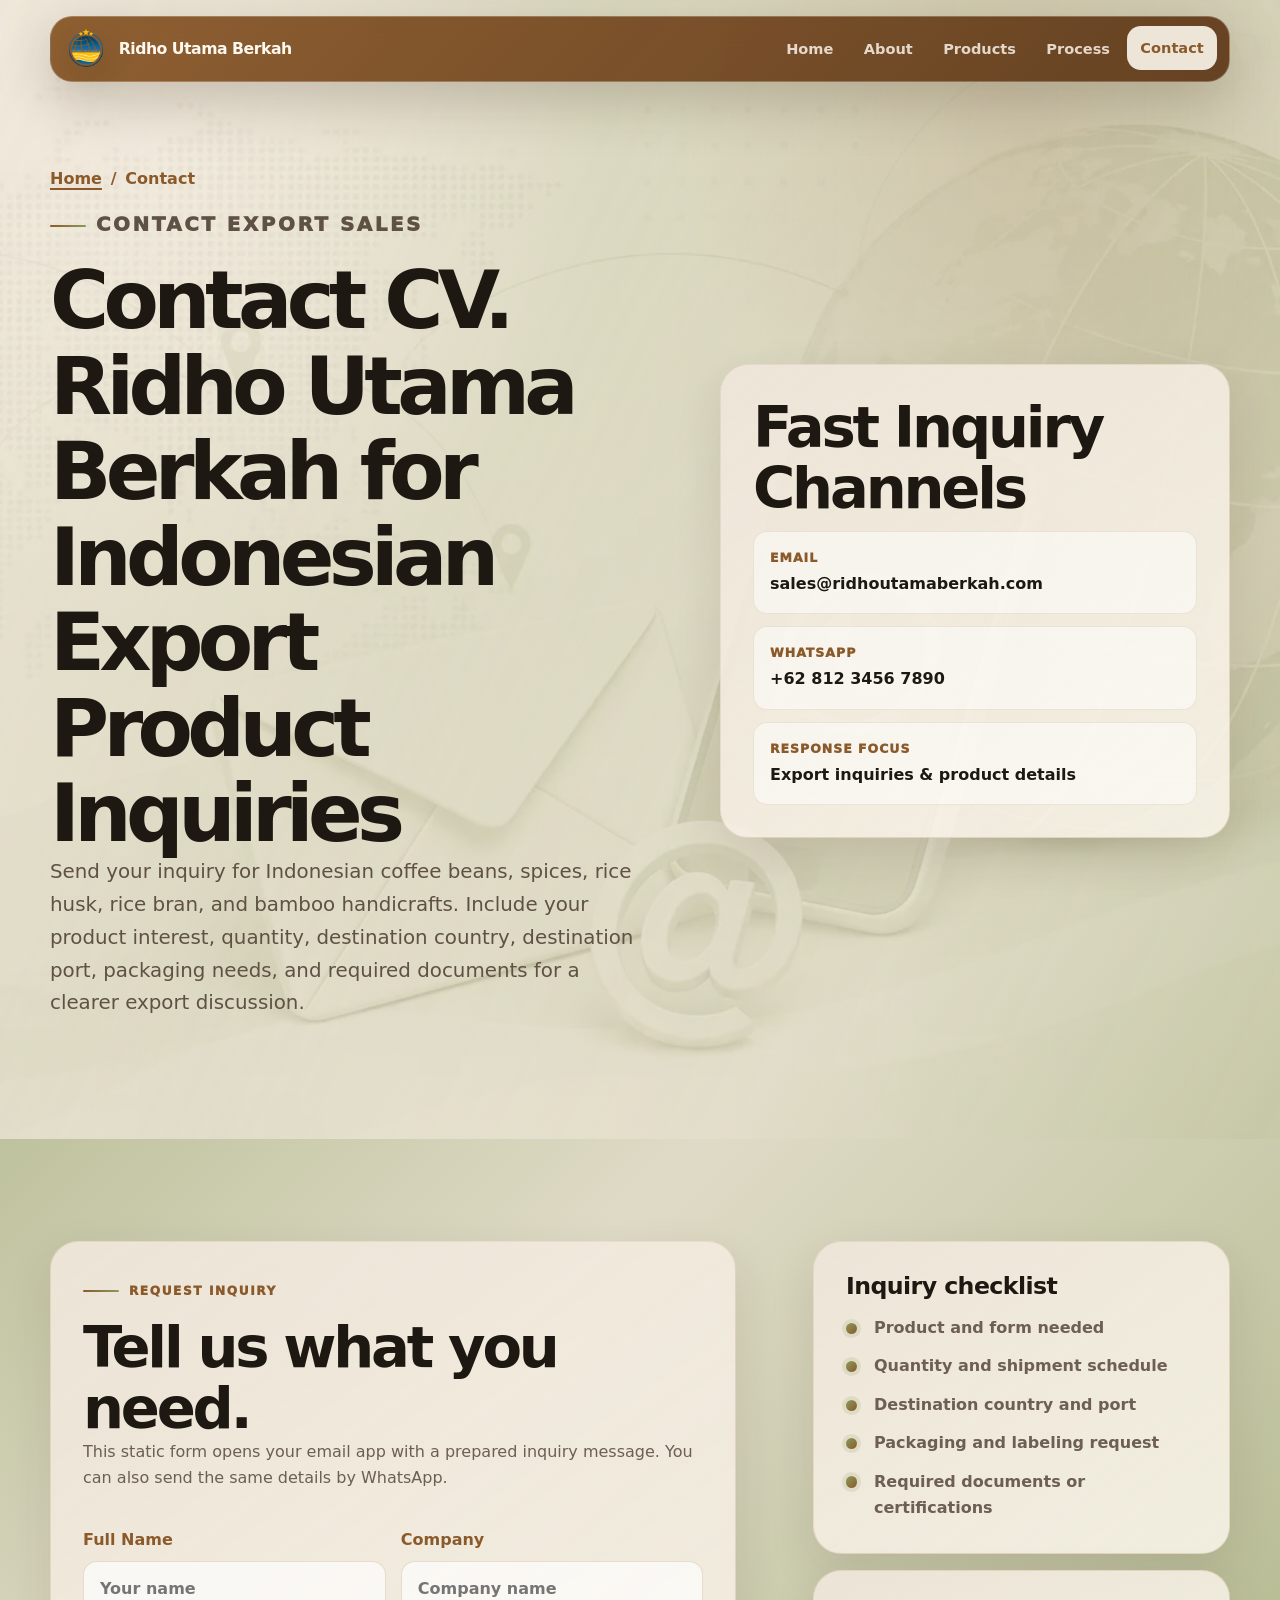
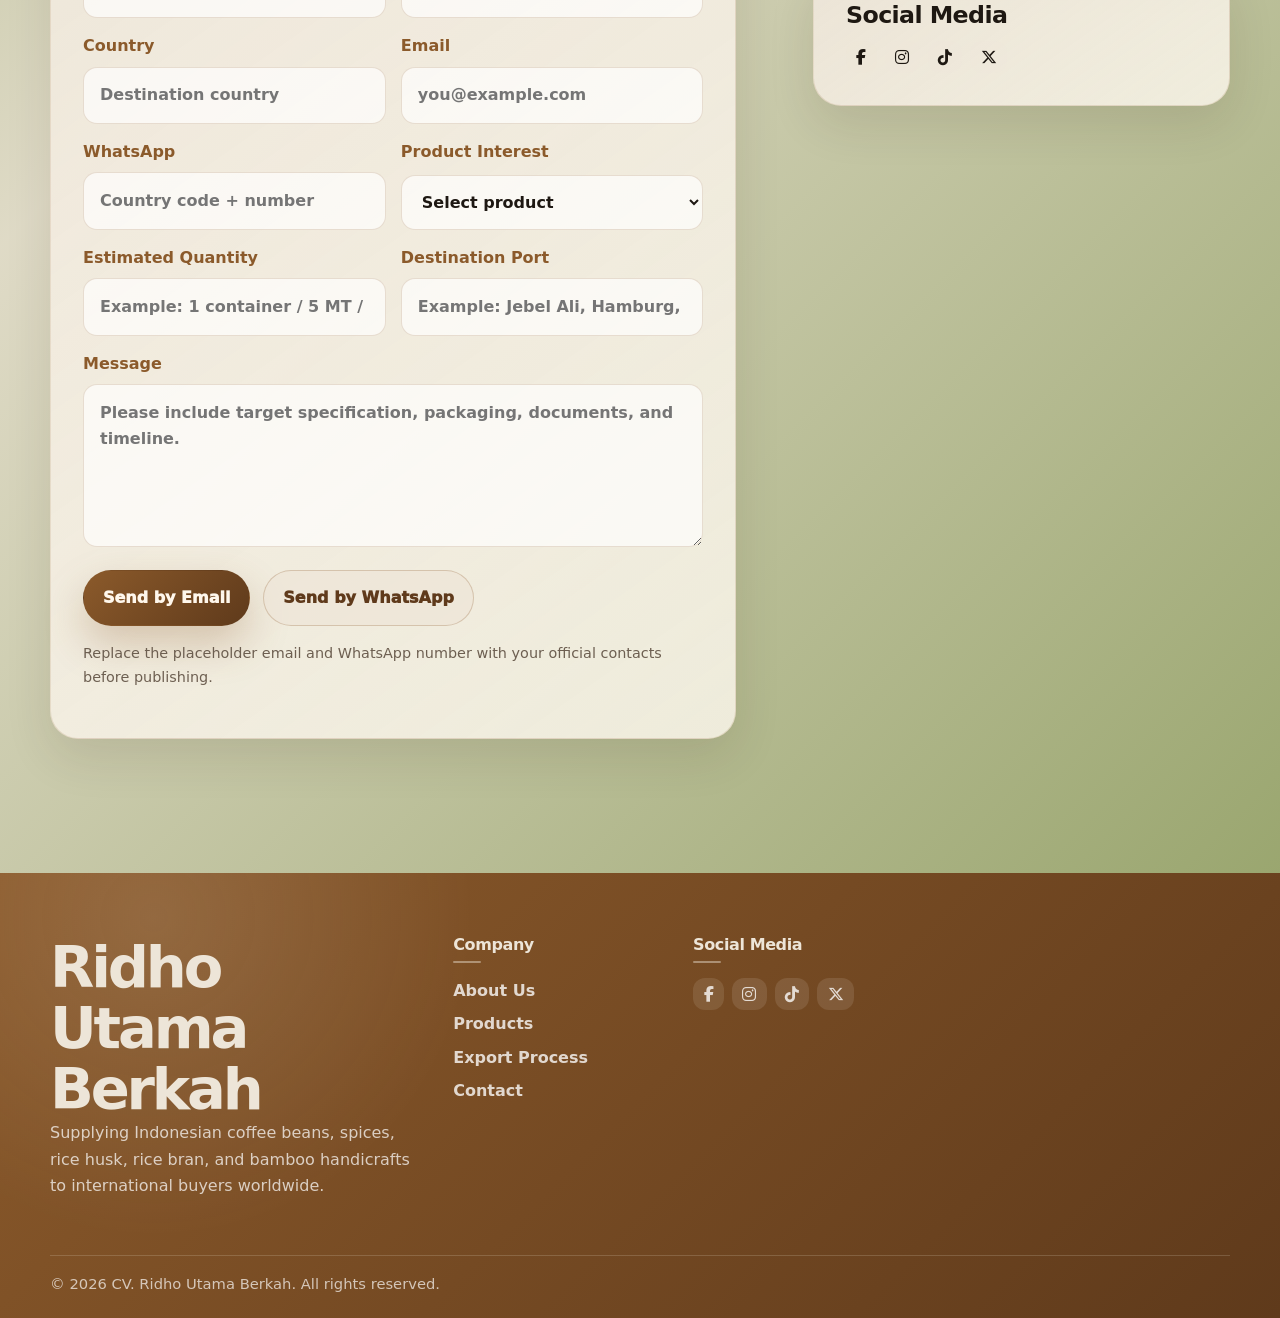
<file: contact.html>
<!doctype html>
<html lang="en">
<head>
  <meta charset="utf-8">
  <meta name="viewport" content="width=device-width, initial-scale=1">
<title>Contact CV. Ridho Utama Berkah | Indonesian Export Product Inquiry</title>
<meta name="description" content="Contact CV. Ridho Utama Berkah for Indonesian export product inquiries including coffee beans, spices, rice husk, rice bran, and bamboo handicrafts for international buyers.">
<meta name="keywords" content="contact CV Ridho Utama Berkah, Indonesian export inquiry, coffee beans supplier Indonesia contact, Indonesian spices exporter contact, rice husk supplier inquiry, bamboo handicrafts exporter Indonesia">
<meta name="robots" content="index, follow">
<link rel="canonical" href="https://ridhoutamaberkah.com/contact.html">
<meta name="theme-color" content="#8b5a2b">

<meta property="og:type" content="website">
<meta property="og:title" content="Contact CV. Ridho Utama Berkah | Indonesian Export Product Inquiry">
<meta property="og:description" content="Send product inquiries for Indonesian coffee beans, spices, rice husk, rice bran, and bamboo handicrafts through email, WhatsApp, or inquiry form.">
<meta property="og:image" content="https://ridhoutamaberkah.com/assets/img/brand-banner.webp">
<meta property="og:url" content="https://ridhoutamaberkah.com/contact.html">
<meta property="og:site_name" content="Ridho Utama Berkah">

<link rel="icon" type="image/png" href="assets/img/favicon.png">
<link rel="apple-touch-icon" href="assets/img/apple-touch-icon.png">
<script>document.documentElement.classList.add('js');</script>
<link rel="stylesheet" href="assets/css/styles.css">
<link rel="stylesheet" href="https://cdnjs.cloudflare.com/ajax/libs/font-awesome/6.5.2/css/all.min.css">

<script type="application/ld+json">
{
  "@context": "https://schema.org",
  "@graph": [
    {
      "@type": "Organization",
      "@id": "https://ridhoutamaberkah.com/#organization",
      "name": "CV. Ridho Utama Berkah",
      "alternateName": "Ridho Utama Berkah",
      "url": "https://ridhoutamaberkah.com/",
      "logo": "https://ridhoutamaberkah.com/assets/img/logo.webp",
      "description": "Indonesian export company supplying coffee beans, spices, rice husk, rice bran, and bamboo handicrafts for international buyers.",
      "sameAs": [
        "https://www.facebook.com/profile.php?id=61590768322406",
        "https://www.instagram.com/ridhoutama01233/",
        "https://www.tiktok.com/@ridhoutamaberkah",
        "https://x.com/ridhoutamaberka"
      ]
    },
    {
      "@type": "ContactPage",
      "@id": "https://ridhoutamaberkah.com/contact.html#webpage",
      "url": "https://ridhoutamaberkah.com/contact.html",
      "name": "Contact CV. Ridho Utama Berkah",
      "description": "Contact CV. Ridho Utama Berkah for Indonesian export product inquiries including coffee beans, spices, rice husk, rice bran, and bamboo handicrafts.",
      "isPartOf": {
        "@id": "https://ridhoutamaberkah.com/#website"
      },
      "about": {
        "@id": "https://ridhoutamaberkah.com/#organization"
      }
    },
    {
      "@type": "BreadcrumbList",
      "@id": "https://ridhoutamaberkah.com/contact.html#breadcrumb",
      "itemListElement": [
        {
          "@type": "ListItem",
          "position": 1,
          "name": "Home",
          "item": "https://ridhoutamaberkah.com/"
        },
        {
          "@type": "ListItem",
          "position": 2,
          "name": "Contact",
          "item": "https://ridhoutamaberkah.com/contact.html"
        }
      ]
    }
  ]
}
</script>
</head>
<body data-page="contact">
  <a class="skip-link" href="#main">Skip to content</a>
  <header class="site-header" data-header>
    <nav class="navbar" aria-label="Primary navigation">
      <a class="brand" href="index.html" aria-label="Ridho Utama Berkah home">
        <img src="assets/img/logo.webp" alt="Ridho Utama Berkah logo" width="54" height="54">
        <span>Ridho Utama Berkah</span>
      </a>
      <button class="nav-toggle" type="button" aria-expanded="false" aria-controls="navLinks" aria-label="Open navigation">
        <span></span><span></span><span></span>
      </button>
      <div class="nav-links" id="navLinks">
        <a href="index.html" data-nav="index">Home</a>
<a href="about.html" data-nav="about">About</a>
<a href="product.html" data-nav="product">Products</a>
<a href="process.html" data-nav="process">Process</a>
<a href="contact.html" data-nav="contact">Contact</a>
      </div>
    </nav>
  </header>

  <main id="main">
    <section class="page-hero section-pad compact-hero">
      <div class="container page-hero-grid">
        <div class="reveal">
          <nav class="breadcrumb" aria-label="Breadcrumb"><a href="index.html">Home</a><span>/</span><span>Contact</span></nav>
<p class="eyebrow">Contact Export Sales</p>
<h1>Contact CV. Ridho Utama Berkah for Indonesian Export Product Inquiries</h1>
<p>Send your inquiry for Indonesian coffee beans, spices, rice husk, rice bran, and bamboo handicrafts. Include your product interest, quantity, destination country, destination port, packaging needs, and required documents for a clearer export discussion.</p>
        </div>
        <div class="contact-card reveal" data-tilt>
          <h2>Fast Inquiry Channels</h2>
          <a data-email-link class="contact-line" href="mailto:sales@ridhoutamaberkah.com"><span>Email</span><strong data-email-text>sales@ridhoutamaberkah.com</strong></a>
          <a data-whatsapp-link class="contact-line" href="https://wa.me/6281234567890" target="_blank" rel="noopener noreferrer"><span>WhatsApp</span><strong data-whatsapp-text>+62 812 3456 7890</strong></a>
          <div class="contact-line"><span>Response Focus</span><strong>Export inquiries & product details</strong></div>
        </div>
      </div>
    </section>

    <section class="section-pad contact-section">
      <div class="container contact-grid">
        <form class="inquiry-form reveal" data-inquiry-form>
          <div class="section-head">
            <p class="eyebrow">Request Inquiry</p>
            <h2>Tell us what you need.</h2>
            <p>This static form opens your email app with a prepared inquiry message. You can also send the same details by WhatsApp.</p>
          </div>
          <div class="form-grid">
            <label>Full Name<input name="name" type="text" placeholder="Your name" required></label>
            <label>Company<input name="company" type="text" placeholder="Company name"></label>
            <label>Country<input name="country" type="text" placeholder="Destination country" required></label>
            <label>Email<input name="email" type="email" placeholder="you@example.com" required></label>
            <label>WhatsApp<input name="whatsapp" type="text" placeholder="Country code + number"></label>
            <label>Product Interest<select name="product" required>
              <option value="">Select product</option>
              <option>Arabica Coffee</option>
              <option>Robusta Coffee</option>
              <option>Cinnamon</option>
              <option>Cloves</option>
              <option>Nutmeg</option>
              <option>Black Pepper</option>
              <option>Areca Nut</option>
              <option>Rice Husk</option>
              <option>Rice Bran</option>
              <option>Bamboo Handicrafts</option>
              <option>Other / Multiple Products</option>
            </select></label>
            <label>Estimated Quantity<input name="quantity" type="text" placeholder="Example: 1 container / 5 MT / sample"></label>
            <label>Destination Port<input name="port" type="text" placeholder="Example: Jebel Ali, Hamburg, Busan"></label>
            <label class="full">Message<textarea name="message" rows="5" placeholder="Please include target specification, packaging, documents, and timeline."></textarea></label>
          </div>
          <div class="form-actions">
            <button class="btn btn-primary" type="submit">Send by Email</button>
            <button class="btn btn-outline" type="button" data-whatsapp-submit>Send by WhatsApp</button>
          </div>
          <p class="form-note">Replace the placeholder email and WhatsApp number with your official contacts before publishing.</p>
        </form>
        <aside class="contact-side reveal">
          <div class="info-box" data-tilt>
            <h3>Inquiry checklist</h3>
            <ul class="check-list">
              <li>Product and form needed</li>
              <li>Quantity and shipment schedule</li>
              <li>Destination country and port</li>
              <li>Packaging and labeling request</li>
              <li>Required documents or certifications</li>
            </ul>
          </div>
          <div class="info-box social-box" data-tilt>
            <h3>Social Media</h3>
 <div class="socials">
  <a href="https://www.facebook.com/profile.php?id=61590768322406"target="_blank"rel="noopener noreferrer"aria-label="Facebook"><i class="fab fa-facebook-f"></i></a>
  <a href="https://www.instagram.com/ridhoutama01233/"target="_blank"rel="noopener noreferrer"aria-label="Instagram"><i class="fab fa-instagram"></i></a>
  <a href="https://www.tiktok.com/@ridhoutamaberkah"target="_blank"rel="noopener noreferrer"aria-label="TikTok"><i class="fab fa-tiktok"></i></a>
  <a href="https://x.com/ridhoutamaberka"target="_blank"rel="noopener noreferrer"aria-label="X (Twitter)"><i class="fa-brands fa-x-twitter"></i></a>
</div>
        </aside>
      </div>
    </section>

  </main>

  <footer class="site-footer">
    <div class="footer-grid container">
      <section class="footer-brand">        
        <h2>Ridho Utama Berkah</h2>
        <p>Supplying Indonesian coffee beans, spices, rice husk, rice bran, and bamboo handicrafts to international buyers worldwide.</p>
      </section>
      <section>
        <h3>Company</h3>
        <a href="about.html">About Us</a>
        <a href="product.html">Products</a>
        <a href="process.html">Export Process</a>
        <a href="contact.html">Contact</a>
      </section>
      <section>
        <h3>Social Media</h3>
<div class="socials">
  <a href="https://www.facebook.com/profile.php?id=61590768322406"target="_blank"rel="noopener noreferrer"aria-label="Facebook"><i class="fab fa-facebook-f"></i></a>
  <a href="https://www.instagram.com/ridhoutama01233/"target="_blank"rel="noopener noreferrer"aria-label="Instagram"><i class="fab fa-instagram"></i></a>
  <a href="https://www.tiktok.com/@ridhoutamaberkah"target="_blank"rel="noopener noreferrer"aria-label="TikTok"><i class="fab fa-tiktok"></i></a>
  <a href="https://x.com/ridhoutamaberka"target="_blank"rel="noopener noreferrer"aria-label="X (Twitter)"><i class="fa-brands fa-x-twitter"></i></a>
</div>
      </section>
    </div>
    <div class="footer-bottom container">
      <span>© <span data-year></span> CV. Ridho Utama Berkah. All rights reserved.</span>
    </div>
  </footer>
  <script src="assets/js/main.js" defer></script>
</body>
</html>
</file>
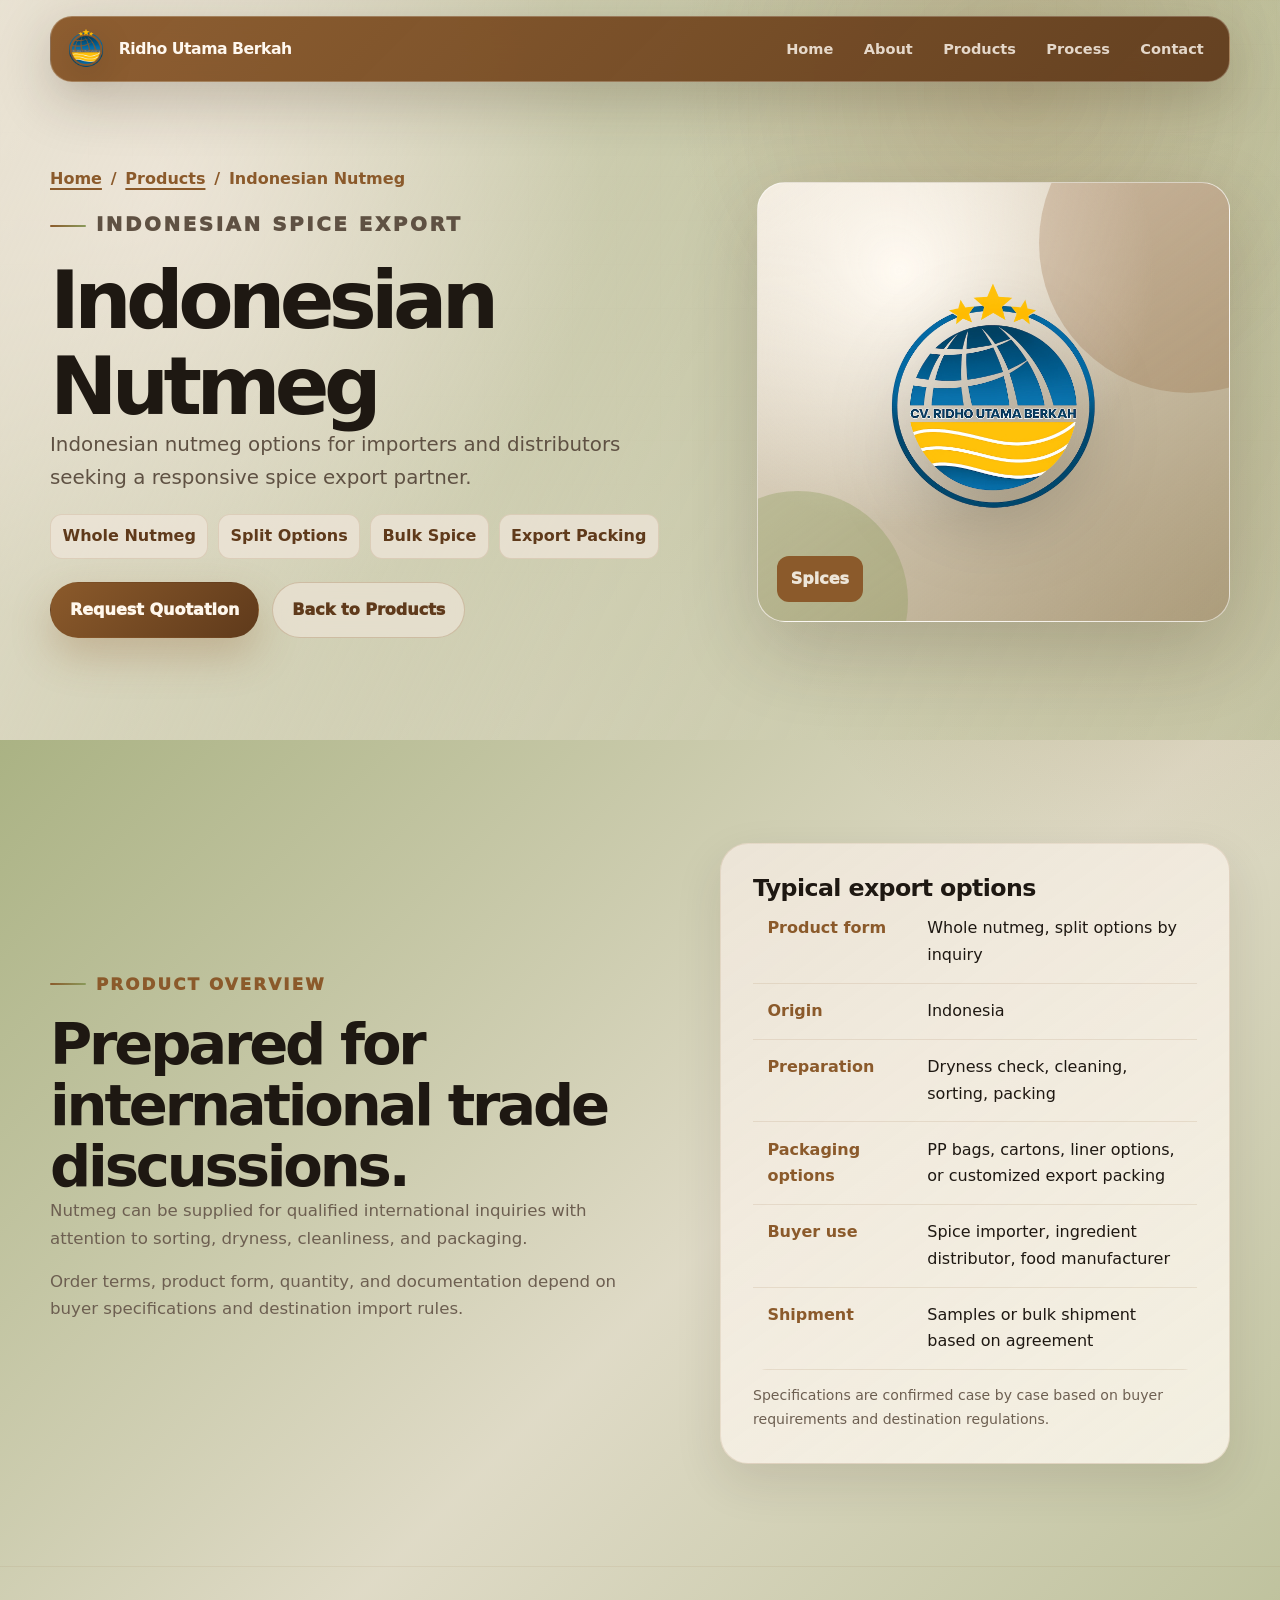
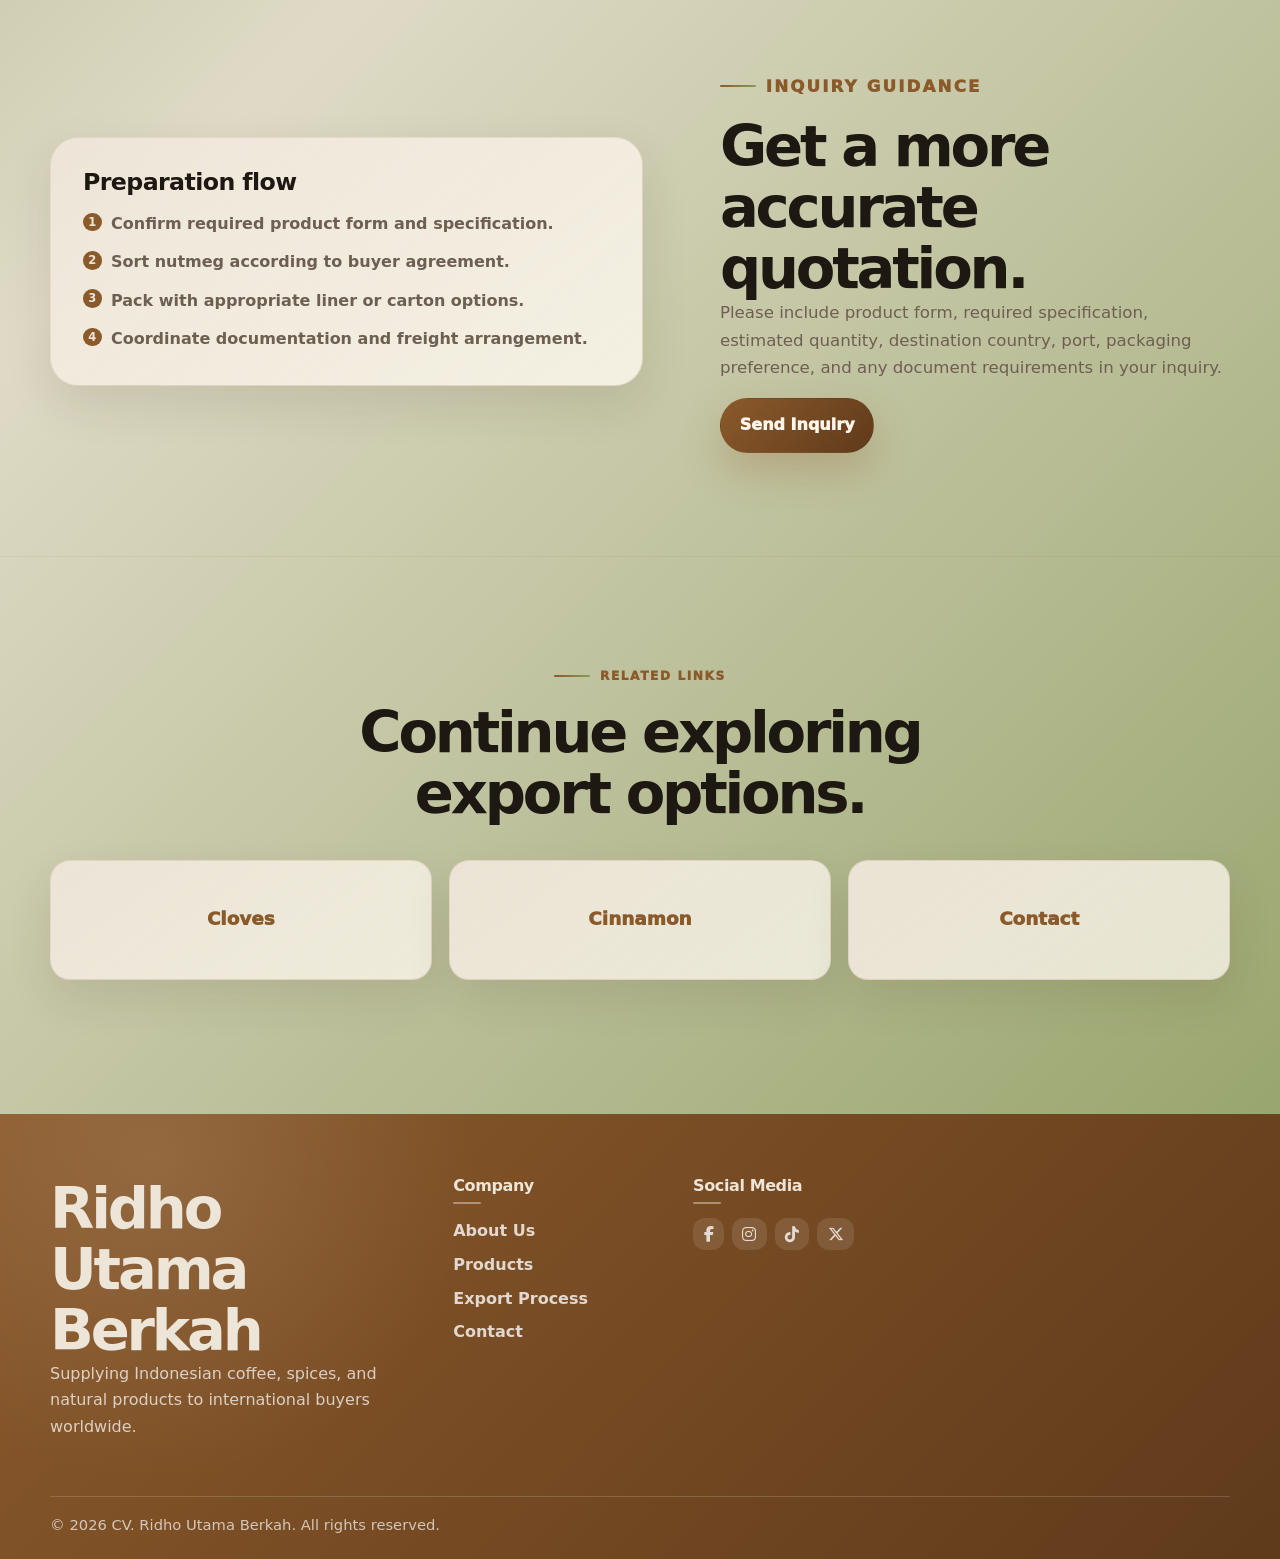
<file: nutmeg.html>
<!doctype html>
<html lang="en">
<head>
  <meta charset="utf-8">
  <meta name="viewport" content="width=device-width, initial-scale=1">
  <title>Indonesian Nutmeg Supplier</title>
  <meta name="description" content="Quality Indonesian nutmeg sourced from trusted farmers and available for export worldwide.">
  <meta name="keywords" content="Indonesian Nutmeg, Indonesian export, Spices, CV Ridho Utama Berkah">
  <meta name="robots" content="index, follow">
  <meta name="theme-color" content="#8b5a2b">
  <meta property="og:type" content="website">
  <meta property="og:title" content="Indonesian Nutmeg Export | Whole &amp; Split Nutmeg Supplier">
  <meta property="og:description" content="Export Indonesian nutmeg for international spice buyers, ingredient distributors, and wholesale importers with flexible packing options.">
  <meta property="og:image" content="assets/img/brand-banner.webp">
  <meta property="og:site_name" content="Ridho Utama Berkah">
  <link rel="icon" type="image/png" href="assets/img/favicon.png">
  <link rel="apple-touch-icon" href="assets/img/apple-touch-icon.png">
  <script>document.documentElement.classList.add('js');</script>
  <link rel="stylesheet" href="assets/css/styles.css">
  <link rel="stylesheet" href="https://cdnjs.cloudflare.com/ajax/libs/font-awesome/6.5.2/css/all.min.css">
  <script type="application/ld+json">{
  "@context": "https://schema.org",
  "@graph": [
    {
      "@context": "https://schema.org",
      "@type": "Organization",
      "name": "Ridho Utama Berkah",
      "url": "https://www.ridhoutamaberkah.com/",
      "logo": "https://www.ridhoutamaberkah.com/assets/img/logo.webp",
      "description": "Indonesian export partner for coffee, spices, agricultural by-products, and bamboo handicrafts for international buyers.",
      "sameAs": [
        "https://www.facebook.com/",
        "https://www.instagram.com/",
        "https://www.tiktok.com/",
        "https://twitter.com/"
      ]
    },
    {
      "@context": "https://schema.org",
      "@type": "Product",
      "name": "Indonesian Nutmeg",
      "description": "Export Indonesian nutmeg for international spice buyers, ingredient distributors, and wholesale importers with flexible packing options.",
      "category": "Spices",
      "brand": {
        "@type": "Brand",
        "name": "Ridho Utama Berkah"
      },
      "url": "https://www.ridhoutamaberkah.com/nutmeg.html",
      "image": "https://www.ridhoutamaberkah.com/assets/img/logo.webp"
    },
    {
      "@context": "https://schema.org",
      "@type": "BreadcrumbList",
      "itemListElement": [
        {
          "@type": "ListItem",
          "position": 1,
          "name": "Home",
          "item": "https://www.ridhoutamaberkah.com/index.html"
        },
        {
          "@type": "ListItem",
          "position": 2,
          "name": "Products",
          "item": "https://www.ridhoutamaberkah.com/product.html"
        },
        {
          "@type": "ListItem",
          "position": 3,
          "name": "Indonesian Nutmeg",
          "item": "https://www.ridhoutamaberkah.com/nutmeg.html"
        }
      ]
    }
  ]
}</script>
</head>
<body data-page="nutmeg">
  <a class="skip-link" href="#main">Skip to content</a>
  <header class="site-header" data-header>
    <nav class="navbar" aria-label="Primary navigation">
      <a class="brand" href="index.html" aria-label="Ridho Utama Berkah home">
        <img src="assets/img/logo.webp" alt="Ridho Utama Berkah logo" width="54" height="54">
        <span>Ridho Utama Berkah</span>
      </a>
      <button class="nav-toggle" type="button" aria-expanded="false" aria-controls="navLinks" aria-label="Open navigation">
        <span></span><span></span><span></span>
      </button>
      <div class="nav-links" id="navLinks">
        <a href="index.html" data-nav="index">Home</a>
<a href="about.html" data-nav="about">About</a>
<a href="product.html" data-nav="product">Products</a>
<a href="process.html" data-nav="procces">Process</a>
<a href="contact.html" data-nav="contact">Contact</a>
      </div>
    </nav>
  </header>

  <main id="main">
    <section class="detail-hero section-pad compact-hero">
      <div class="container detail-grid">
        <div class="reveal">
          <nav class="breadcrumb" aria-label="Breadcrumb"><a href="index.html">Home</a><span>/</span><a href="product.html">Products</a><span>/</span><span>Indonesian Nutmeg</span></nav>
          <p class="eyebrow">Indonesian Spice Export</p>
          <h1>Indonesian Nutmeg</h1>
          <p>Indonesian nutmeg options for importers and distributors seeking a responsive spice export partner.</p>
          <div class="detail-badges"><span>Whole Nutmeg</span><span>Split Options</span><span>Bulk Spice</span><span>Export Packing</span></div>
          <div class="hero-actions">
            <a class="btn btn-primary" href="contact.html">Request Quotation</a>
            <a class="btn btn-outline" href="product.html">Back to Products</a>
          </div>
        </div>
        <div class="product-visual-detail nutmeg-visual reveal" data-tilt>
          <img src="assets/img/logo.webp" alt="Ridho Utama Berkah logo">
          <span>Spices</span>
        </div>
      </div>
    </section>

    <section class="section-pad">
      <div class="container split-grid wide-gap">
        <div class="section-copy reveal">
          <p class="eyebrow">Product Overview</p>
          <h2>Prepared for international trade discussions.</h2>
          <p>Nutmeg can be supplied for qualified international inquiries with attention to sorting, dryness, cleanliness, and packaging.</p><p>Order terms, product form, quantity, and documentation depend on buyer specifications and destination import rules.</p>
        </div>
        <div class="spec-card reveal" data-tilt>
          <h3>Typical export options</h3>
          <table>
            <tbody>
<tr><th>Product form</th><td>Whole nutmeg, split options by inquiry</td></tr>
<tr><th>Origin</th><td>Indonesia</td></tr>
<tr><th>Preparation</th><td>Dryness check, cleaning, sorting, packing</td></tr>
<tr><th>Packaging options</th><td>PP bags, cartons, liner options, or customized export packing</td></tr>
<tr><th>Buyer use</th><td>Spice importer, ingredient distributor, food manufacturer</td></tr>
<tr><th>Shipment</th><td>Samples or bulk shipment based on agreement</td></tr>
            </tbody>
          </table>
          <p class="table-note">Specifications are confirmed case by case based on buyer requirements and destination regulations.</p>
        </div>
      </div>
    </section>

    <section class="section-pad soft-panel">
      <div class="container split-grid">
        <div class="mission-card reveal" data-tilt>
          <h3>Preparation flow</h3>
          <ol class="number-list">
            <li>Confirm required product form and specification.</li><li>Sort nutmeg according to buyer agreement.</li><li>Pack with appropriate liner or carton options.</li><li>Coordinate documentation and freight arrangement.</li>
          </ol>
        </div>
        <div class="section-copy reveal">
          <p class="eyebrow">Inquiry Guidance</p>
          <h2>Get a more accurate quotation.</h2>
          <p>Please include product form, required specification, estimated quantity, destination country, port, packaging preference, and any document requirements in your inquiry.</p>
          <a class="btn btn-primary" href="contact.html">Send Inquiry</a>
        </div>
      </div>
    </section>

    <section class="section-pad related-section">
      <div class="container">
        <div class="section-head center reveal">
          <p class="eyebrow">Related Links</p>
          <h2>Continue exploring export options.</h2>
        </div>
        <div class="related-grid reveal">
          <a class="related-card" href="cloves.html">Cloves</a><a class="related-card" href="cinnamon.html">Cinnamon</a><a class="related-card" href="contact.html">Contact</a>
        </div>
      </div>
    </section>

  </main>

  <footer class="site-footer">
    <div class="footer-grid container">
      <section class="footer-brand">        
        <h2>Ridho Utama Berkah</h2>
        <p>Supplying Indonesian coffee, spices, and natural products to international buyers worldwide.</p>
      </section>
      <section>
        <h3>Company</h3>
        <a href="about.html">About Us</a>
        <a href="product.html">Products</a>
        <a href="process.html">Export Process</a>
        <a href="contact.html">Contact</a>
      </section>
      <section>
        <h3>Social Media</h3>
        <div class="socials">
        <a href="https://www.facebook.com/profile.php?id=61590768322406" target="_blank"><i class="fab fa-facebook-f"></i></a>
        <a href="https://www.instagram.com/ridhoutama01233/" target="_blank"><i class="fab fa-instagram"></i></a>
        <a href="https://www.tiktok.com/@ridhoutamaberkah" target="_blank"><i class="fab fa-tiktok"></i></a>
        <a href="https://x.com/ridhoutamaberka" target="_blank"><i class="fa-brands fa-x-twitter"></i></a>
        </div>
      </section>
    </div>
    <div class="footer-bottom container">
      <span>© <span data-year></span> CV. Ridho Utama Berkah. All rights reserved.</span>
    </div>
  </footer>
  <script src="assets/js/main.js" defer></script>
</body>
</html>
</file>
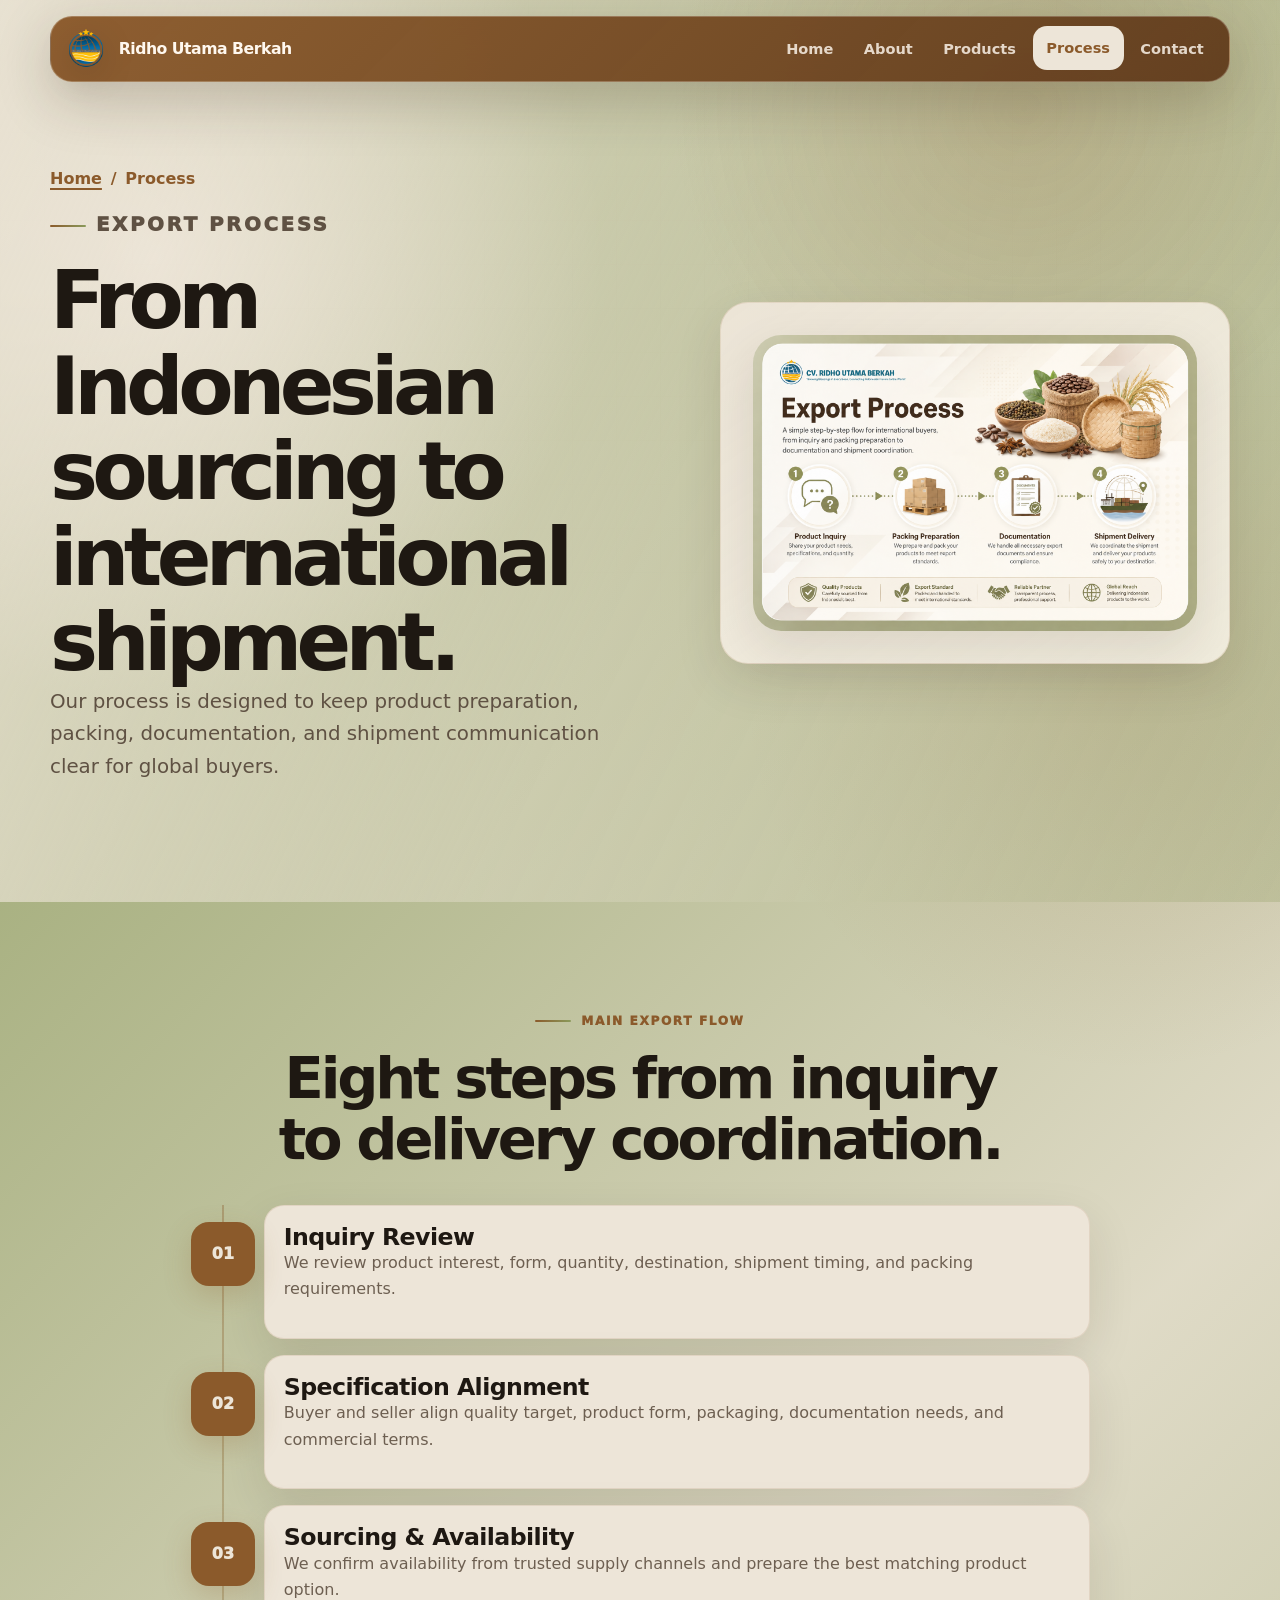
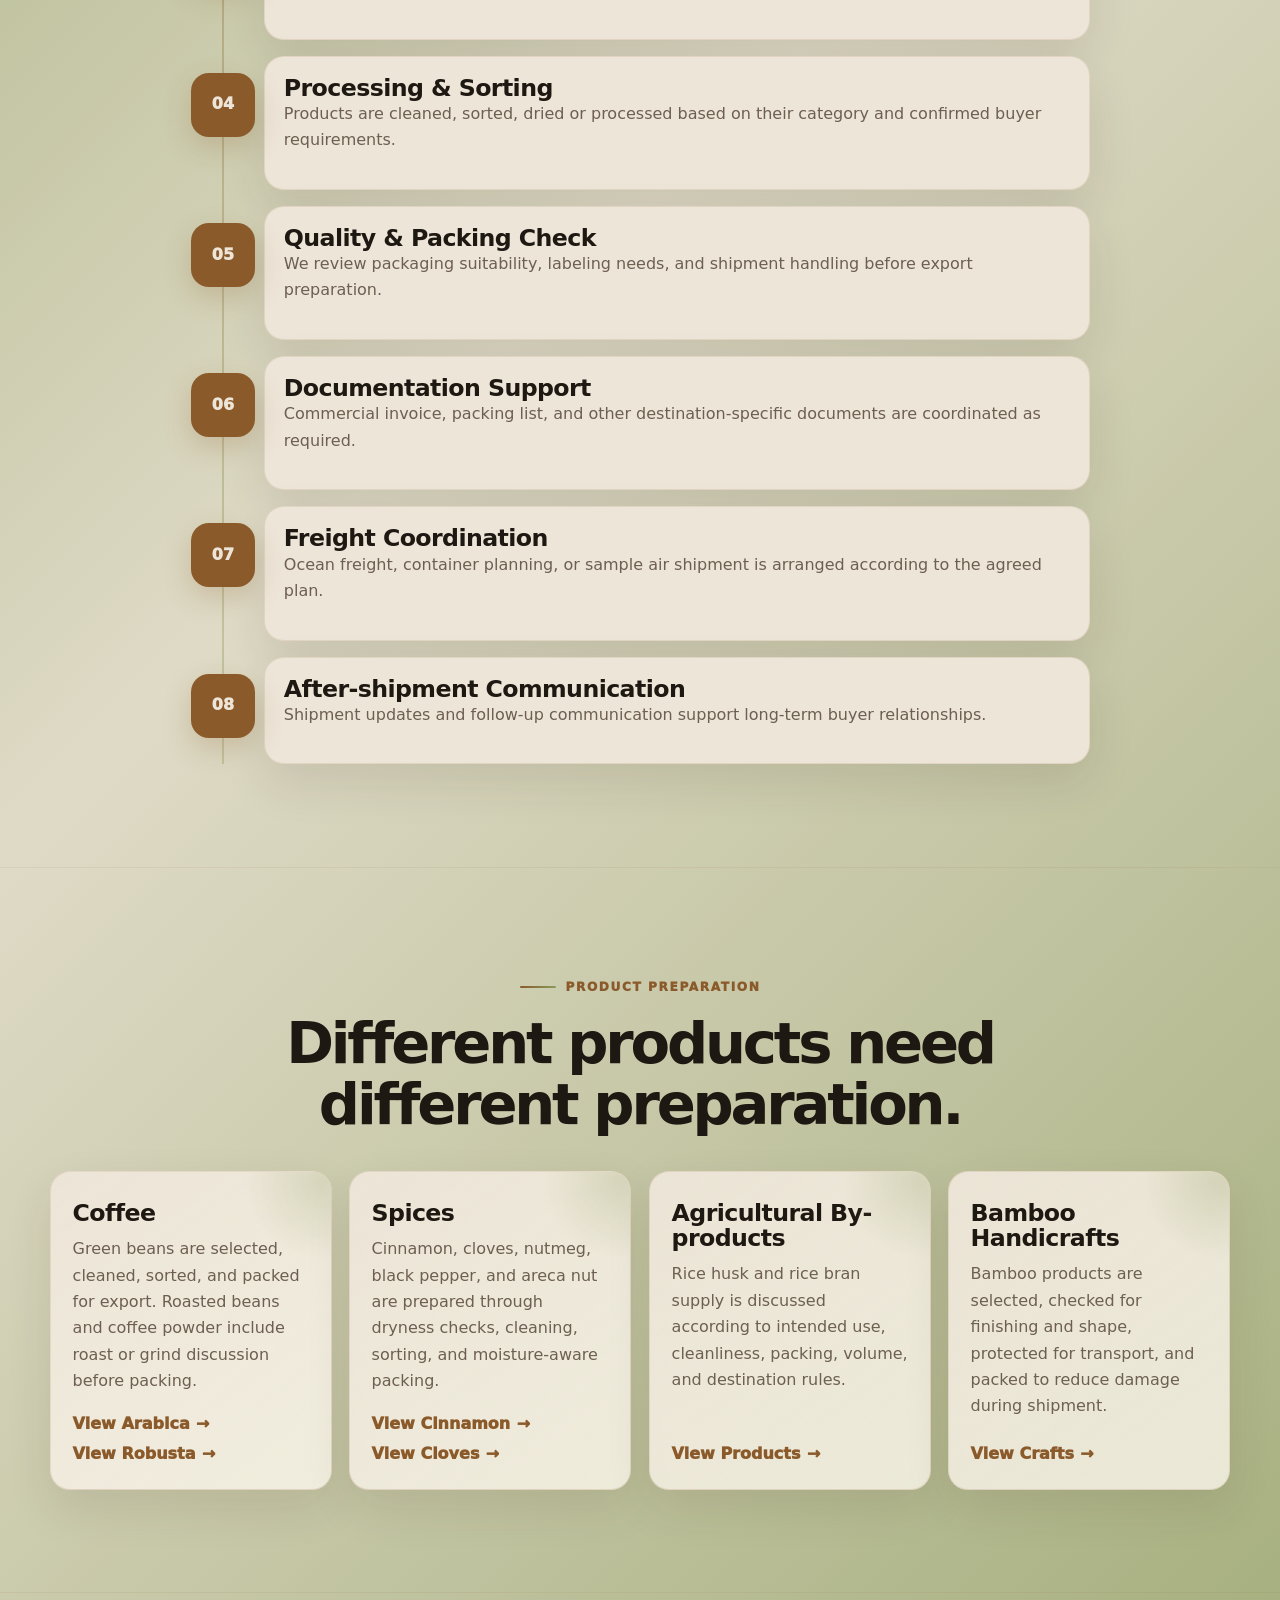
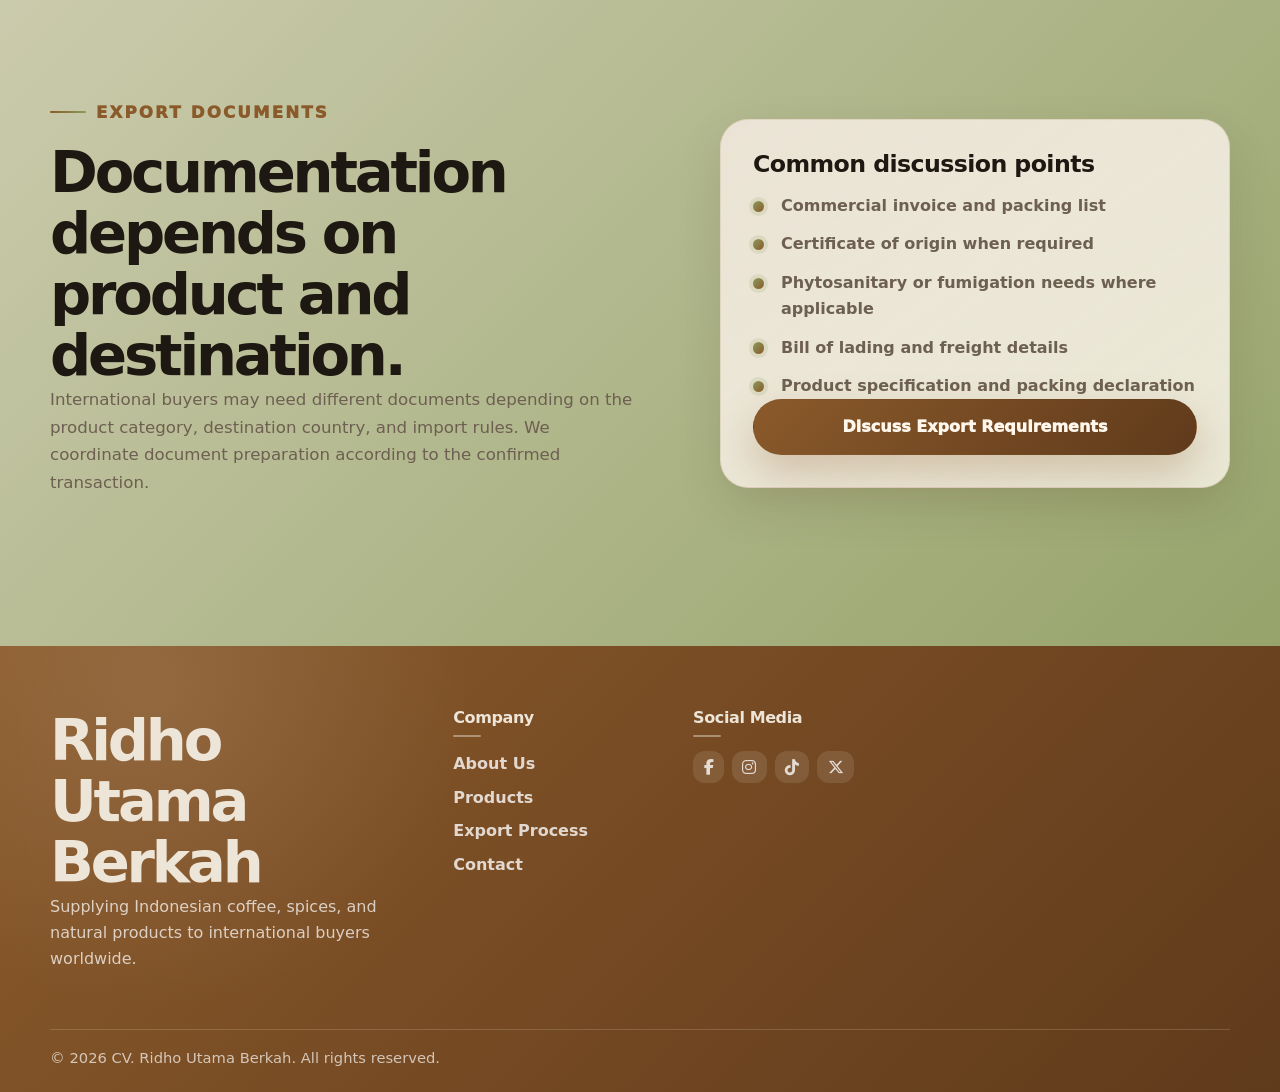
<file: procces.html>
<!doctype html>
<html lang="en">
<head>
  <meta charset="utf-8">
  <meta name="viewport" content="width=device-width, initial-scale=1">
  <title>Export Process | Ridho Utama Berkah</title>
  <meta name="description" content="Discover our quality control, processing, packaging, and export procedures for coffee, spices, and other products.">
  <meta name="keywords" content="export process Indonesia, coffee processing export, spice packing export, ocean freight Indonesia">
  <meta name="robots" content="index, follow">
  <meta name="theme-color" content="#8b5a2b">
  <meta property="og:type" content="website">
  <meta property="og:title" content="Export Process | Coffee, Spices &amp; Natural Products from Indonesia">
  <meta property="og:description" content="See how Ridho Utama Berkah sources, processes, packs, documents, and ships Indonesian coffee, spices, agricultural by-products, and handicrafts for export.">
  <meta property="og:image" content="assets/img/brand-banner.webp">
  <meta property="og:site_name" content="Ridho Utama Berkah">
  <link rel="icon" type="image/png" href="assets/img/favicon.png">
  <link rel="apple-touch-icon" href="assets/img/apple-touch-icon.png">
  <script>document.documentElement.classList.add('js');</script>
  <link rel="stylesheet" href="assets/css/styles.css">
  <link rel="stylesheet" href="https://cdnjs.cloudflare.com/ajax/libs/font-awesome/6.5.2/css/all.min.css">
  <script type="application/ld+json">{
  "@context": "https://schema.org",
  "@graph": [
    {
      "@context": "https://schema.org",
      "@type": "Organization",
      "name": "Ridho Utama Berkah",
      "url": "https://www.ridhoutamaberkah.com/",
      "logo": "https://www.ridhoutamaberkah.com/assets/img/logo.webp",
      "description": "Indonesian export partner for coffee, spices, agricultural by-products, and bamboo handicrafts for international buyers.",
      "sameAs": [
        "https://www.facebook.com/",
        "https://www.instagram.com/",
        "https://www.tiktok.com/",
        "https://twitter.com/"
      ]
    }
  ]
}</script>
</head>
<body data-page="procces">
  <a class="skip-link" href="#main">Skip to content</a>
  <header class="site-header" data-header>
    <nav class="navbar" aria-label="Primary navigation">
      <a class="brand" href="index.html" aria-label="Ridho Utama Berkah home">
        <img src="assets/img/logo.webp" alt="Ridho Utama Berkah logo" width="54" height="54">
        <span>Ridho Utama Berkah</span>
      </a>
      <button class="nav-toggle" type="button" aria-expanded="false" aria-controls="navLinks" aria-label="Open navigation">
        <span></span><span></span><span></span>
      </button>
      <div class="nav-links" id="navLinks">
        <a href="index.html" data-nav="index">Home</a>
<a href="about.html" data-nav="about">About</a>
<a href="product.html" data-nav="product">Products</a>
<a href="procces.html" data-nav="procces">Process</a>
<a href="contact.html" data-nav="contact">Contact</a>
      </div>
    </nav>
  </header>

  <main id="main">
    <section class="page-hero section-pad compact-hero">
      <div class="container page-hero-grid">
        <div class="reveal">
          <nav class="breadcrumb" aria-label="Breadcrumb"><a href="index.html">Home</a><span>/</span><span>Process</span></nav>
          <p class="eyebrow">Export Process</p>
          <h1>From Indonesian sourcing to international shipment.</h1>
          <p>Our process is designed to keep product preparation, packing, documentation, and shipment communication clear for global buyers.</p>
        </div>
        <div class="process-hero-card reveal" data-tilt>
          <img src="assets/img/banner2.webp" alt="Shipping service illustration for export process" loading="lazy">
        </div>
      </div>
    </section>

    <section class="section-pad timeline-section">
      <div class="container">
        <div class="section-head center reveal">
          <p class="eyebrow">Main Export Flow</p>
          <h2>Eight steps from inquiry to delivery coordination.</h2>
        </div>
        <div class="timeline">
          <article class="timeline-item reveal"><span>01</span><h3>Inquiry Review</h3><p>We review product interest, form, quantity, destination, shipment timing, and packing requirements.</p></article>
          <article class="timeline-item reveal"><span>02</span><h3>Specification Alignment</h3><p>Buyer and seller align quality target, product form, packaging, documentation needs, and commercial terms.</p></article>
          <article class="timeline-item reveal"><span>03</span><h3>Sourcing & Availability</h3><p>We confirm availability from trusted supply channels and prepare the best matching product option.</p></article>
          <article class="timeline-item reveal"><span>04</span><h3>Processing & Sorting</h3><p>Products are cleaned, sorted, dried or processed based on their category and confirmed buyer requirements.</p></article>
          <article class="timeline-item reveal"><span>05</span><h3>Quality & Packing Check</h3><p>We review packaging suitability, labeling needs, and shipment handling before export preparation.</p></article>
          <article class="timeline-item reveal"><span>06</span><h3>Documentation Support</h3><p>Commercial invoice, packing list, and other destination-specific documents are coordinated as required.</p></article>
          <article class="timeline-item reveal"><span>07</span><h3>Freight Coordination</h3><p>Ocean freight, container planning, or sample air shipment is arranged according to the agreed plan.</p></article>
          <article class="timeline-item reveal"><span>08</span><h3>After-shipment Communication</h3><p>Shipment updates and follow-up communication support long-term buyer relationships.</p></article>
        </div>
      </div>
    </section>

    <section class="section-pad soft-panel">
      <div class="container">
        <div class="section-head center reveal">
          <p class="eyebrow">Product Preparation</p>
          <h2>Different products need different preparation.</h2>
        </div>
        <div class="process-detail-grid">
          <article class="process-detail reveal" data-tilt><h3>Coffee</h3><p>Green beans are selected, cleaned, sorted, and packed for export. Roasted beans and coffee powder include roast or grind discussion before packing.</p><a href="arabica-coffee.html">View Arabica</a><a href="robusta-coffee.html">View Robusta</a></article>
          <article class="process-detail reveal" data-tilt><h3>Spices</h3><p>Cinnamon, cloves, nutmeg, black pepper, and areca nut are prepared through dryness checks, cleaning, sorting, and moisture-aware packing.</p><a href="cinnamon.html">View Cinnamon</a><a href="cloves.html">View Cloves</a></article>
          <article class="process-detail reveal" data-tilt><h3>Agricultural By-products</h3><p>Rice husk and rice bran supply is discussed according to intended use, cleanliness, packing, volume, and destination rules.</p><a href="product.html#agri">View Products</a></article>
          <article class="process-detail reveal" data-tilt><h3>Bamboo Handicrafts</h3><p>Bamboo products are selected, checked for finishing and shape, protected for transport, and packed to reduce damage during shipment.</p><a href="product.html#craft">View Crafts</a></article>
        </div>
      </div>
    </section>

    <section class="section-pad export-docs">
      <div class="container split-grid">
        <div class="section-copy reveal">
          <p class="eyebrow">Export Documents</p>
          <h2>Documentation depends on product and destination.</h2>
          <p>International buyers may need different documents depending on the product category, destination country, and import rules. We coordinate document preparation according to the confirmed transaction.</p>
        </div>
        <div class="mission-card reveal" data-tilt>
          <h3>Common discussion points</h3>
          <ul class="check-list">
            <li>Commercial invoice and packing list</li>
            <li>Certificate of origin when required</li>
            <li>Phytosanitary or fumigation needs where applicable</li>
            <li>Bill of lading and freight details</li>
            <li>Product specification and packing declaration</li>
          </ul>
          <a class="btn btn-primary full-width" href="contact.html">Discuss Export Requirements</a>
        </div>
      </div>
    </section>

  </main>

  <footer class="site-footer">
    <div class="footer-grid container">
      <section class="footer-brand">        
        <h2>Ridho Utama Berkah</h2>
        <p>Supplying Indonesian coffee, spices, and natural products to international buyers worldwide.</p>
      </section>
      <section>
        <h3>Company</h3>
        <a href="about.html">About Us</a>
        <a href="product.html">Products</a>
        <a href="procces.html">Export Process</a>
        <a href="contact.html">Contact</a>
      </section>
      <section>
        <h3>Social Media</h3>
        <div class="socials">
        <a href="https://www.facebook.com/profile.php?id=61590768322406" target="_blank"><i class="fab fa-facebook-f"></i></a>
        <a href="https://www.instagram.com/ridhoutama01233/" target="_blank"><i class="fab fa-instagram"></i></a>
        <a href="https://www.tiktok.com/@ridhoutamaberkah" target="_blank"><i class="fab fa-tiktok"></i></a>
        <a href="https://x.com/ridhoutamaberka" target="_blank"><i class="fa-brands fa-x-twitter"></i></a>
        </div>
      </section>
    </div>
    <div class="footer-bottom container">
      <span>© <span data-year></span> CV. Ridho Utama Berkah. All rights reserved.</span>
    </div>
  </footer>
  <script src="assets/js/main.js" defer></script>
</body>
</html>
</file>
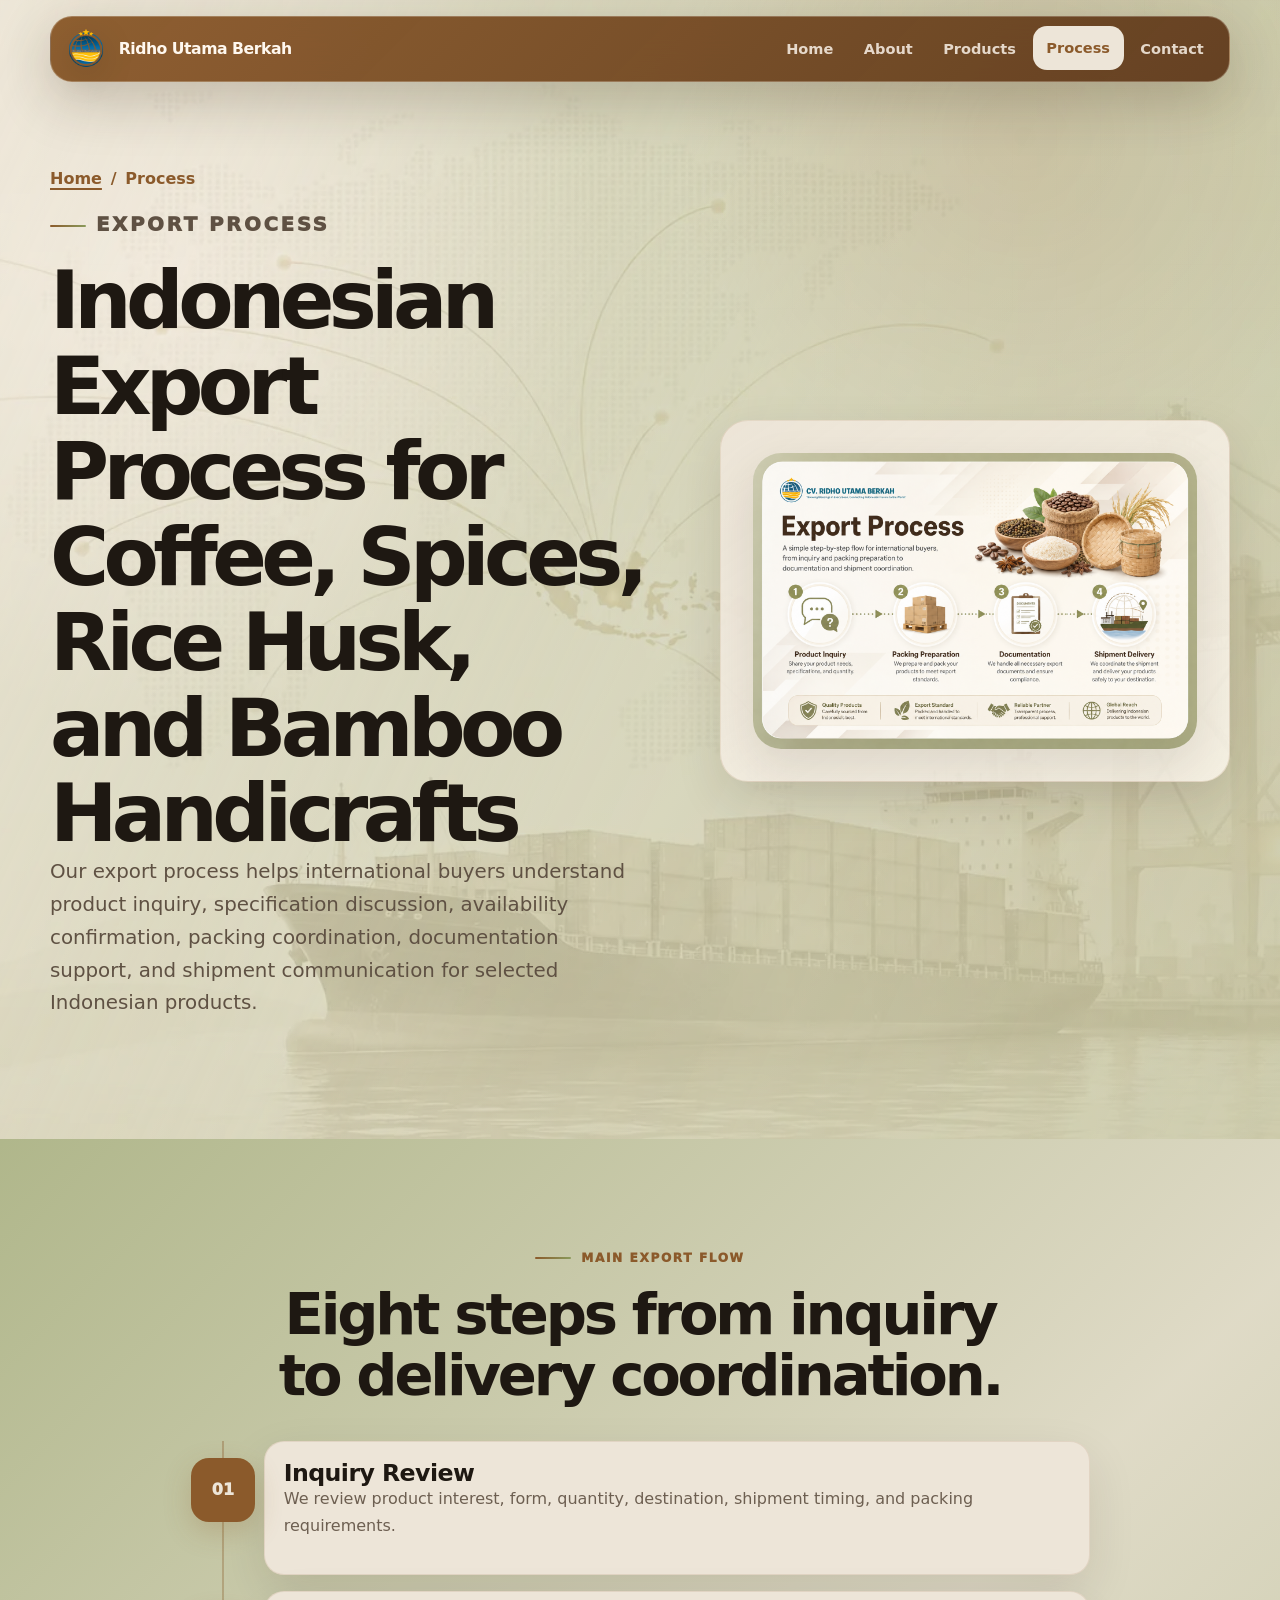
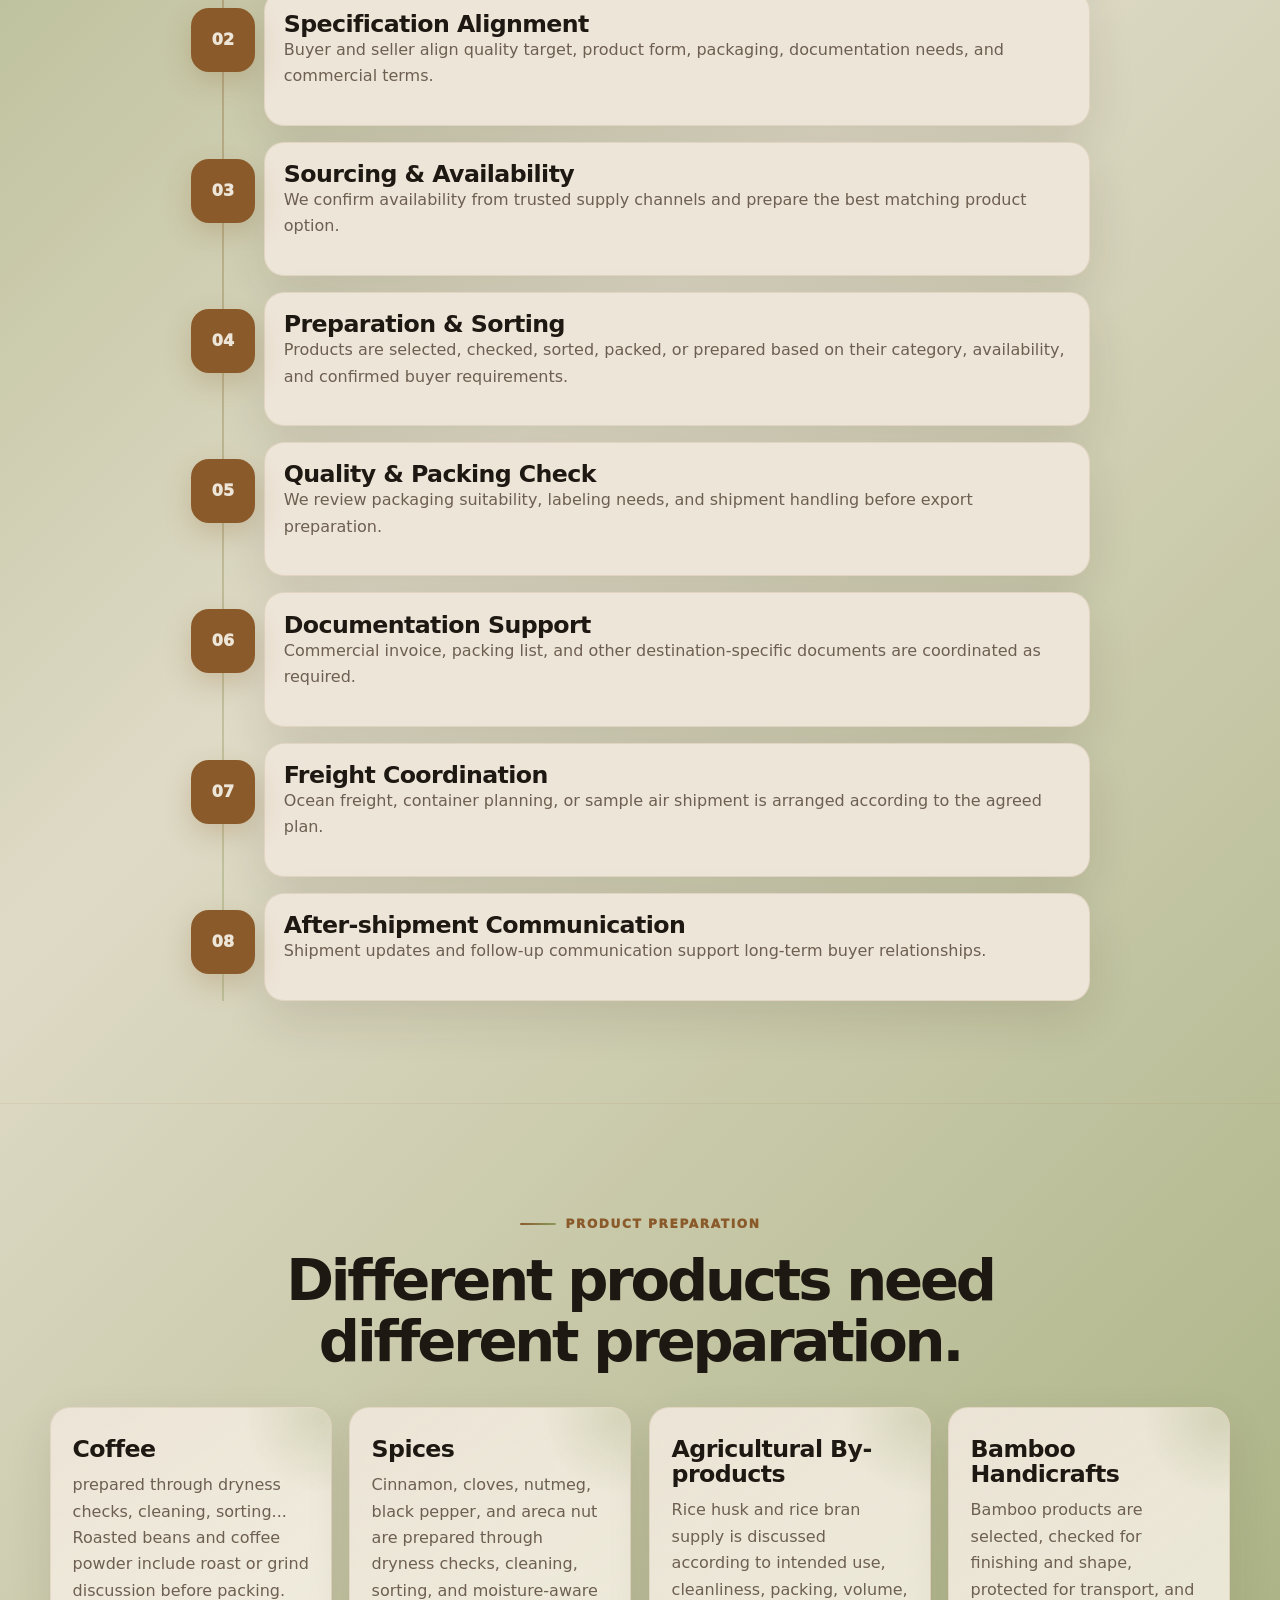
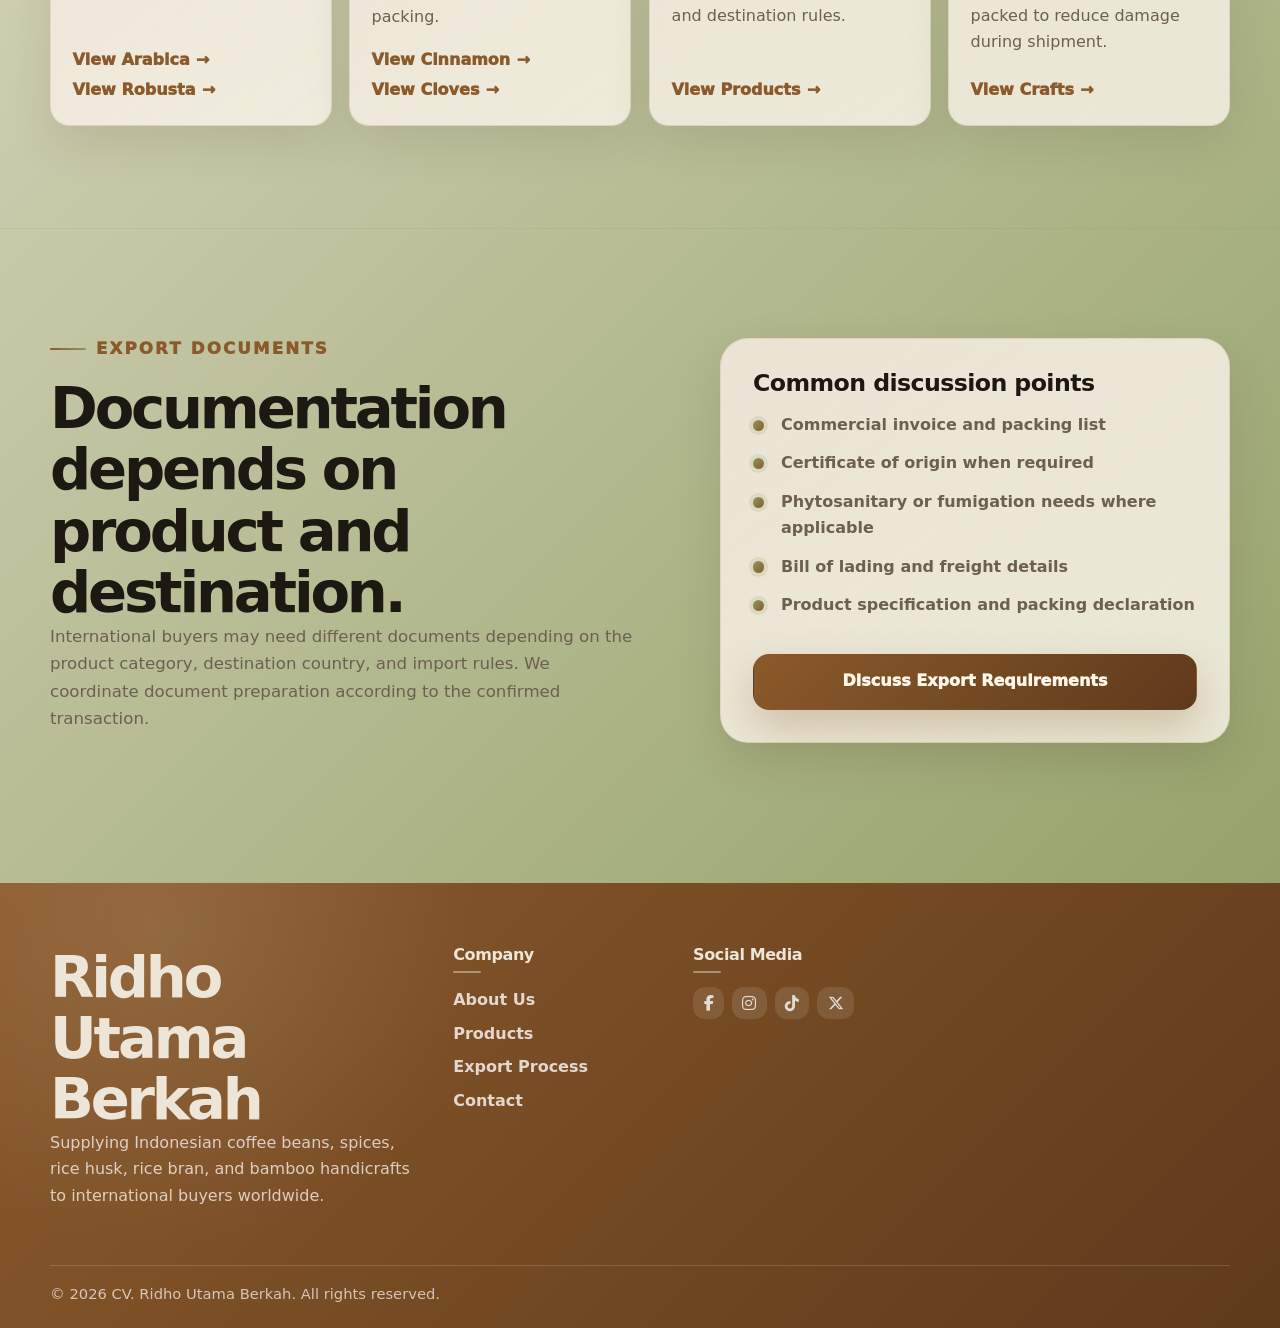
<file: process.html>
<!doctype html>
<html lang="en">
<head>
  <meta charset="utf-8">
  <meta name="viewport" content="width=device-width, initial-scale=1">
<title>Export Process Indonesia | Coffee, Spices, Rice Husk & Bamboo Handicrafts</title>
<meta name="description" content="Learn the export process of CV. Ridho Utama Berkah for Indonesian coffee beans, spices, rice husk, rice bran, and bamboo handicrafts, from inquiry and specification discussion to packing and shipment coordination.">
<meta name="keywords" content="export process Indonesia, Indonesian export process, coffee export process Indonesia, spices export preparation, rice husk export, bamboo handicrafts export, export packing Indonesia, shipment coordination Indonesia">
<meta name="robots" content="index, follow">
<link rel="canonical" href="https://ridhoutamaberkah.com/process.html">
<meta name="theme-color" content="#8b5a2b">

<meta property="og:type" content="website">
<meta property="og:title" content="Export Process Indonesia | Coffee, Spices, Rice Husk & Bamboo Handicrafts">
<meta property="og:description" content="See how CV. Ridho Utama Berkah supports Indonesian export products through inquiry review, specification alignment, packing coordination, documentation support, and shipment communication.">
<meta property="og:image" content="https://ridhoutamaberkah.com/assets/img/brand-banner.webp">
<meta property="og:url" content="https://ridhoutamaberkah.com/process.html">
<meta property="og:site_name" content="Ridho Utama Berkah">

<link rel="icon" type="image/png" href="assets/img/favicon.png">
<link rel="apple-touch-icon" href="assets/img/apple-touch-icon.png">
<script>document.documentElement.classList.add('js');</script>
<link rel="stylesheet" href="assets/css/styles.css">
<link rel="stylesheet" href="https://cdnjs.cloudflare.com/ajax/libs/font-awesome/6.5.2/css/all.min.css">

<script type="application/ld+json">
{
  "@context": "https://schema.org",
  "@graph": [
    {
      "@type": "Organization",
      "@id": "https://ridhoutamaberkah.com/#organization",
      "name": "CV. Ridho Utama Berkah",
      "alternateName": "Ridho Utama Berkah",
      "url": "https://ridhoutamaberkah.com/",
      "logo": "https://ridhoutamaberkah.com/assets/img/logo.webp",
      "description": "Indonesian export company supplying coffee beans, spices, rice husk, rice bran, and bamboo handicrafts for international buyers.",
      "sameAs": [
        "https://www.facebook.com/profile.php?id=61590768322406",
        "https://www.instagram.com/ridhoutama01233/",
        "https://www.tiktok.com/@ridhoutamaberkah",
        "https://x.com/ridhoutamaberka"
      ]
    },
    {
      "@type": "WebPage",
      "@id": "https://ridhoutamaberkah.com/process.html#webpage",
      "url": "https://ridhoutamaberkah.com/process.html",
      "name": "Export Process Indonesia | Coffee, Spices, Rice Husk & Bamboo Handicrafts",
      "description": "Learn the export process of CV. Ridho Utama Berkah for Indonesian coffee beans, spices, rice husk, rice bran, and bamboo handicrafts.",
      "isPartOf": {
        "@id": "https://ridhoutamaberkah.com/#website"
      },
      "about": {
        "@id": "https://ridhoutamaberkah.com/#organization"
      }
    },
    {
      "@type": "BreadcrumbList",
      "@id": "https://ridhoutamaberkah.com/process.html#breadcrumb",
      "itemListElement": [
        {
          "@type": "ListItem",
          "position": 1,
          "name": "Home",
          "item": "https://ridhoutamaberkah.com/"
        },
        {
          "@type": "ListItem",
          "position": 2,
          "name": "Process",
          "item": "https://ridhoutamaberkah.com/process.html"
        }
      ]
    }
  ]
}
</script>
</head>
<body data-page="process">
  <a class="skip-link" href="#main">Skip to content</a>
  <header class="site-header" data-header>
    <nav class="navbar" aria-label="Primary navigation">
      <a class="brand" href="index.html" aria-label="Ridho Utama Berkah home">
        <img src="assets/img/logo.webp" alt="Ridho Utama Berkah logo" width="54" height="54">
        <span>Ridho Utama Berkah</span>
      </a>
      <button class="nav-toggle" type="button" aria-expanded="false" aria-controls="navLinks" aria-label="Open navigation">
        <span></span><span></span><span></span>
      </button>
      <div class="nav-links" id="navLinks">
        <a href="index.html" data-nav="index">Home</a>
<a href="about.html" data-nav="about">About</a>
<a href="product.html" data-nav="product">Products</a>
<a href="process.html" data-nav="process">Process</a>
<a href="contact.html" data-nav="contact">Contact</a>
      </div>
    </nav>
  </header>

  <main id="main">
    <section class="page-hero section-pad compact-hero">
      <div class="container page-hero-grid">
        <div class="reveal">
          <nav class="breadcrumb" aria-label="Breadcrumb"><a href="index.html">Home</a><span>/</span><span>Process</span></nav>
<p class="eyebrow">Export Process</p>
<h1>Indonesian Export Process for Coffee, Spices, Rice Husk, and Bamboo Handicrafts</h1>
<p>Our export process helps international buyers understand product inquiry, specification discussion, availability confirmation, packing coordination, documentation support, and shipment communication for selected Indonesian products.</p>
        </div>
        <div class="process-hero-card reveal" data-tilt>
          <img src="assets/img/banner2.webp" alt="Shipping service illustration for export process" loading="lazy">
        </div>
      </div>
    </section>

    <section class="section-pad timeline-section">
      <div class="container">
        <div class="section-head center reveal">
          <p class="eyebrow">Main Export Flow</p>
          <h2>Eight steps from inquiry to delivery coordination.</h2>
        </div>
        <div class="timeline">
          <article class="timeline-item reveal"><span>01</span><h3>Inquiry Review</h3><p>We review product interest, form, quantity, destination, shipment timing, and packing requirements.</p></article>
          <article class="timeline-item reveal"><span>02</span><h3>Specification Alignment</h3><p>Buyer and seller align quality target, product form, packaging, documentation needs, and commercial terms.</p></article>
          <article class="timeline-item reveal"><span>03</span><h3>Sourcing & Availability</h3><p>We confirm availability from trusted supply channels and prepare the best matching product option.</p></article>
          <article class="timeline-item reveal"><span>04</span><h3>Preparation & Sorting</h3><p>Products are selected, checked, sorted, packed, or prepared based on their category, availability, and confirmed buyer requirements.</p></article>
          <article class="timeline-item reveal"><span>05</span><h3>Quality & Packing Check</h3><p>We review packaging suitability, labeling needs, and shipment handling before export preparation.</p></article>
          <article class="timeline-item reveal"><span>06</span><h3>Documentation Support</h3><p>Commercial invoice, packing list, and other destination-specific documents are coordinated as required.</p></article>
          <article class="timeline-item reveal"><span>07</span><h3>Freight Coordination</h3><p>Ocean freight, container planning, or sample air shipment is arranged according to the agreed plan.</p></article>
          <article class="timeline-item reveal"><span>08</span><h3>After-shipment Communication</h3><p>Shipment updates and follow-up communication support long-term buyer relationships.</p></article>
        </div>
      </div>
    </section>

    <section class="section-pad soft-panel">
      <div class="container">
        <div class="section-head center reveal">
          <p class="eyebrow">Product Preparation</p>
          <h2>Different products need different preparation.</h2>
        </div>
        <div class="process-detail-grid">
          <article class="process-detail reveal" data-tilt><h3>Coffee</h3><p>prepared through dryness checks, cleaning, sorting... Roasted beans and coffee powder include roast or grind discussion before packing.</p><a href="arabica-coffee.html">View Arabica</a><a href="robusta-coffee.html">View Robusta</a></article>
          <article class="process-detail reveal" data-tilt><h3>Spices</h3><p>Cinnamon, cloves, nutmeg, black pepper, and areca nut are prepared through dryness checks, cleaning, sorting, and moisture-aware packing.</p><a href="cinnamon.html">View Cinnamon</a><a href="cloves.html">View Cloves</a></article>
          <article class="process-detail reveal" data-tilt><h3>Agricultural By-products</h3><p>Rice husk and rice bran supply is discussed according to intended use, cleanliness, packing, volume, and destination rules.</p><a href="product.html#agri">View Products</a></article>
          <article class="process-detail reveal" data-tilt><h3>Bamboo Handicrafts</h3><p>Bamboo products are selected, checked for finishing and shape, protected for transport, and packed to reduce damage during shipment.</p><a href="product.html#craft">View Crafts</a></article>
        </div>
      </div>
    </section>

    <section class="section-pad export-docs">
      <div class="container split-grid">
        <div class="section-copy reveal">
          <p class="eyebrow">Export Documents</p>
          <h2>Documentation depends on product and destination.</h2>
          <p>International buyers may need different documents depending on the product category, destination country, and import rules. We coordinate document preparation according to the confirmed transaction.</p>
        </div>
<div class="mission-card process-docs-card reveal" data-tilt>
  <h3>Common discussion points</h3>
  <ul class="check-list">
    <li>Commercial invoice and packing list</li>
    <li>Certificate of origin when required</li>
    <li>Phytosanitary or fumigation needs where applicable</li>
    <li>Bill of lading and freight details</li>
    <li>Product specification and packing declaration</li>
  </ul>
  <a class="btn btn-primary full-width" href="contact.html">Discuss Export Requirements</a>
</div>
      </div>
    </section>

  </main>

  <footer class="site-footer">
    <div class="footer-grid container">
      <section class="footer-brand">        
        <h2>Ridho Utama Berkah</h2>
        <p>Supplying Indonesian coffee beans, spices, rice husk, rice bran, and bamboo handicrafts to international buyers worldwide.</p>
      </section>
      <section>
        <h3>Company</h3>
        <a href="about.html">About Us</a>
        <a href="product.html">Products</a>
        <a href="process.html">Export Process</a>
        <a href="contact.html">Contact</a>
      </section>
      <section>
        <h3>Social Media</h3>
        <div class="socials">
<a href="https://www.facebook.com/profile.php?id=61590768322406" target="_blank" rel="noopener noreferrer" aria-label="Facebook Ridho Utama Berkah"><i class="fab fa-facebook-f"></i></a>
<a href="https://www.instagram.com/ridhoutama01233/" target="_blank" rel="noopener noreferrer" aria-label="Instagram Ridho Utama Berkah"><i class="fab fa-instagram"></i></a>
<a href="https://www.tiktok.com/@ridhoutamaberkah" target="_blank" rel="noopener noreferrer" aria-label="TikTok Ridho Utama Berkah"><i class="fab fa-tiktok"></i></a>
<a href="https://x.com/ridhoutamaberka" target="_blank" rel="noopener noreferrer" aria-label="X Ridho Utama Berkah"><i class="fa-brands fa-x-twitter"></i></a>
        </div>
      </section>
    </div>
    <div class="footer-bottom container">
      <span>© <span data-year></span> CV. Ridho Utama Berkah. All rights reserved.</span>
    </div>
  </footer>
  <script src="assets/js/main.js" defer></script>
</body>
</html>
</file>
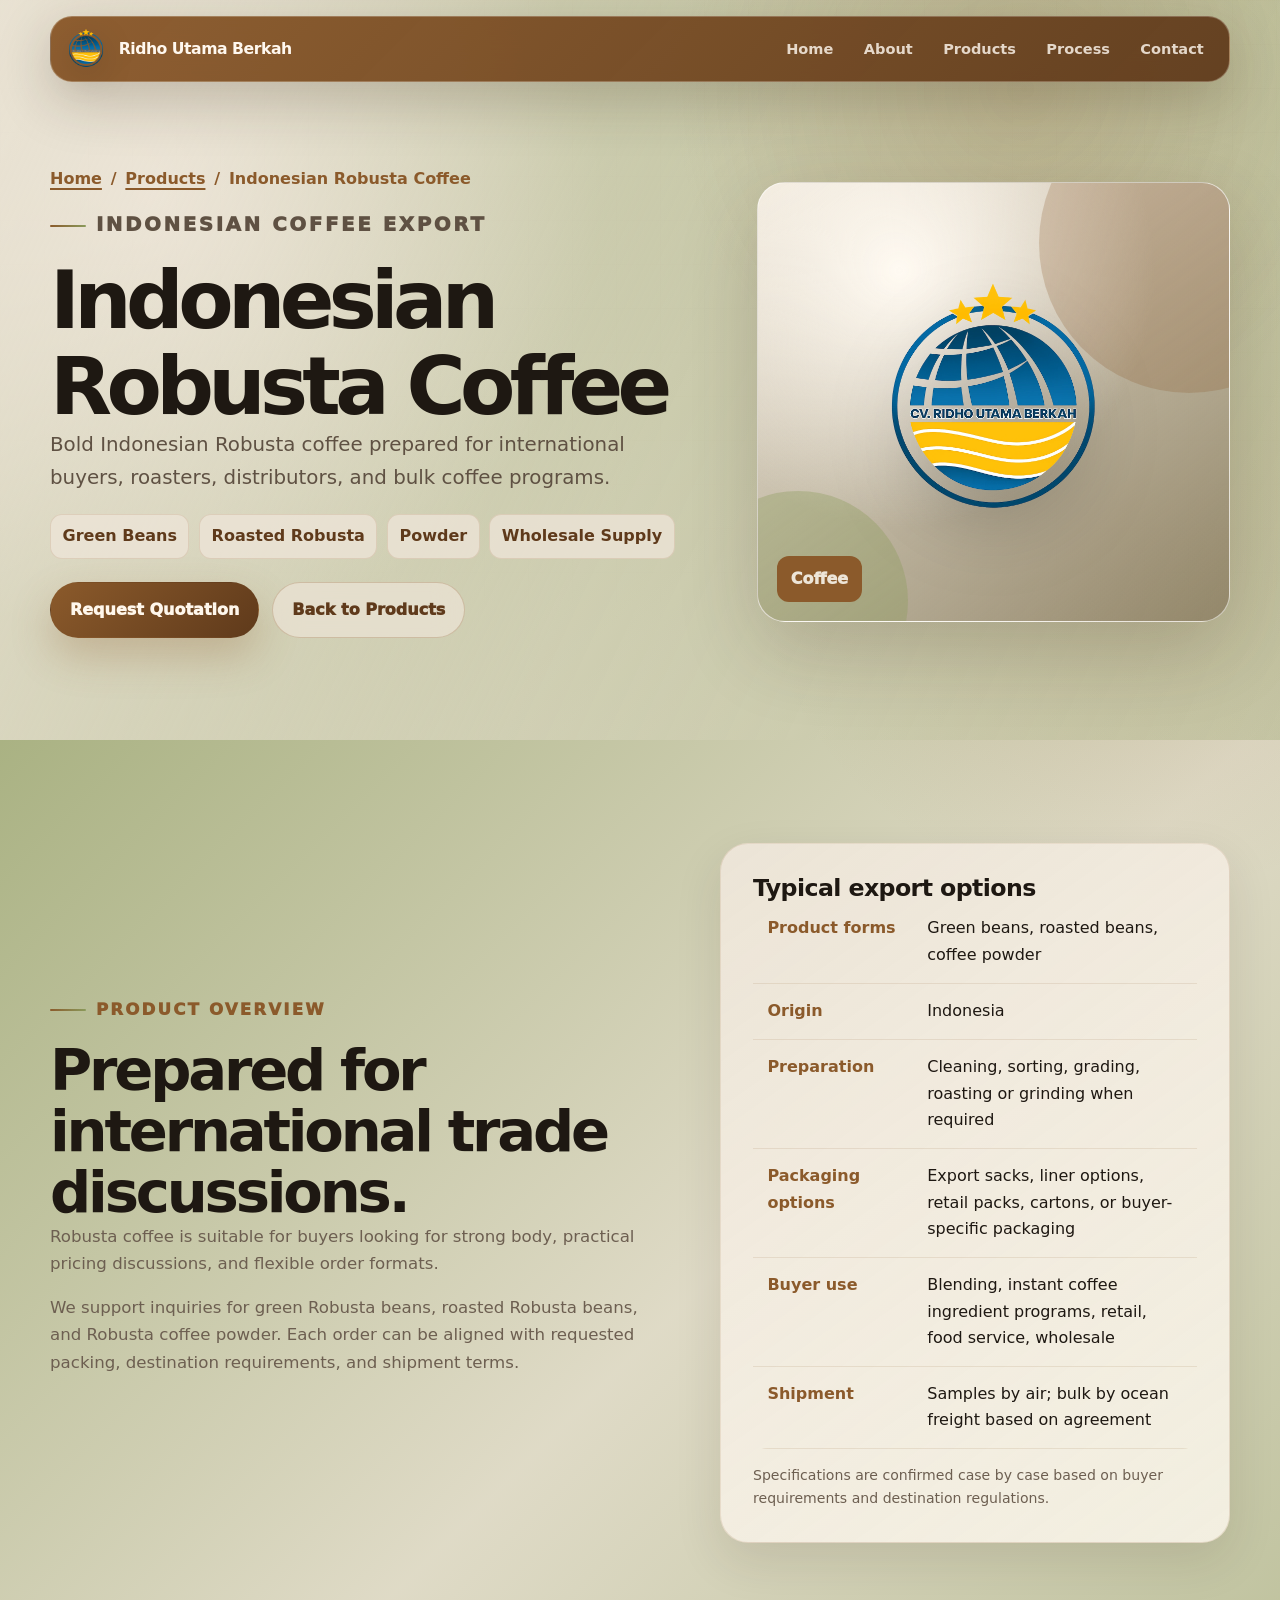
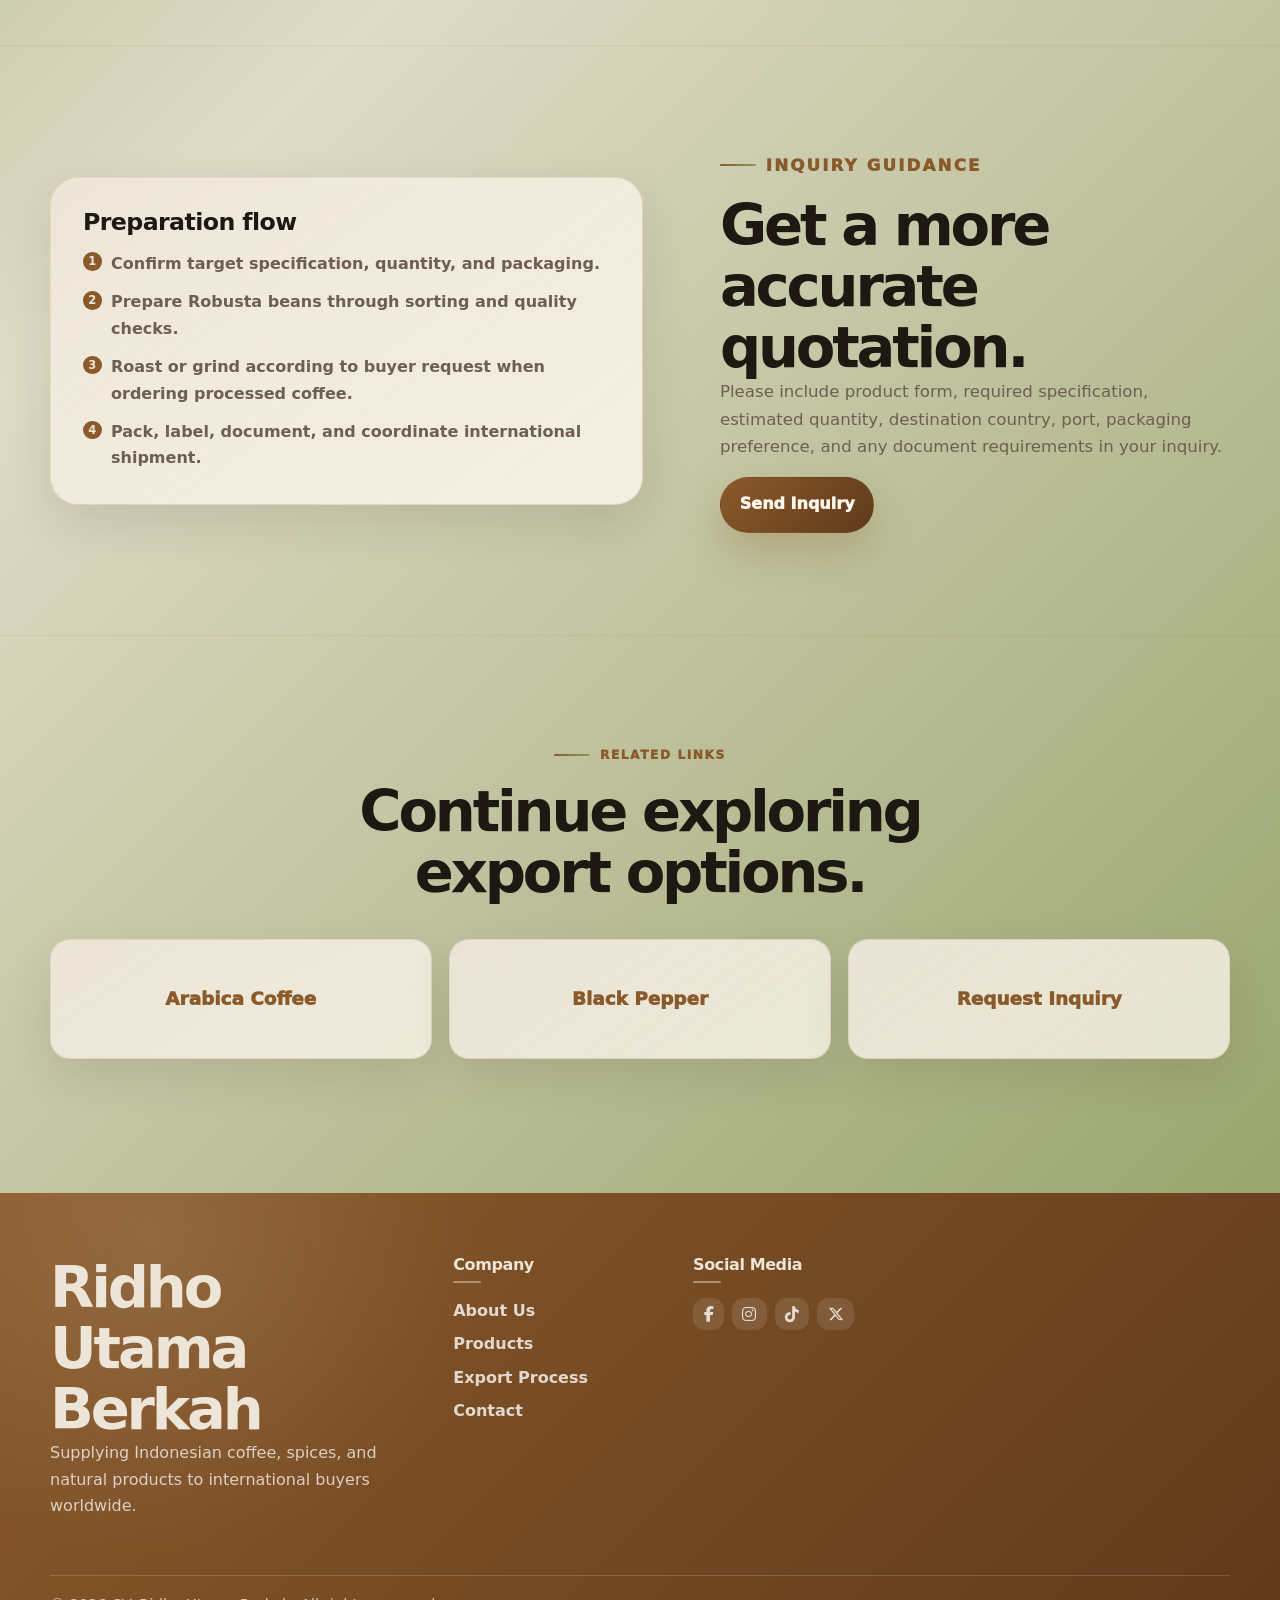
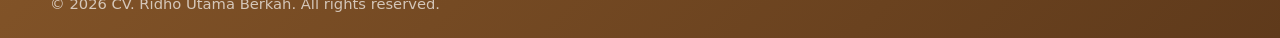
<file: robusta-coffee.html>
<!doctype html>
<html lang="en">
<head>
  <meta charset="utf-8">
  <meta name="viewport" content="width=device-width, initial-scale=1">
  <title>Robusta Coffee Beans Exporter Indonesia</title>
  <meta name="description" content="High-quality Indonesian Robusta coffee beans for roasting, wholesale, and international export markets.">
  <meta name="keywords" content="Indonesian Robusta Coffee, Indonesian export, Coffee, CV Ridho Utama Berkah">
  <meta name="robots" content="index, follow">
  <meta name="theme-color" content="#8b5a2b">
  <meta property="og:type" content="website">
  <meta property="og:title" content="Indonesian Robusta Coffee Export | Green Beans, Roasted &amp; Powder">
  <meta property="og:description" content="Source Indonesian Robusta coffee for export in green bean, roasted bean, and powder formats for wholesale and international distribution.">
  <meta property="og:image" content="assets/img/brand-banner.webp">
  <meta property="og:site_name" content="Ridho Utama Berkah">
  <link rel="icon" type="image/png" href="assets/img/favicon.png">
  <link rel="apple-touch-icon" href="assets/img/apple-touch-icon.png">
  <script>document.documentElement.classList.add('js');</script>
  <link rel="stylesheet" href="assets/css/styles.css">
  <link rel="stylesheet" href="https://cdnjs.cloudflare.com/ajax/libs/font-awesome/6.5.2/css/all.min.css">
  <script type="application/ld+json">{
  "@context": "https://schema.org",
  "@graph": [
    {
      "@context": "https://schema.org",
      "@type": "Organization",
      "name": "Ridho Utama Berkah",
      "url": "https://www.ridhoutamaberkah.com/",
      "logo": "https://www.ridhoutamaberkah.com/assets/img/logo.webp",
      "description": "Indonesian export partner for coffee, spices, agricultural by-products, and bamboo handicrafts for international buyers.",
      "sameAs": [
        "https://www.facebook.com/",
        "https://www.instagram.com/",
        "https://www.tiktok.com/",
        "https://twitter.com/"
      ]
    },
    {
      "@context": "https://schema.org",
      "@type": "Product",
      "name": "Indonesian Robusta Coffee",
      "description": "Source Indonesian Robusta coffee for export in green bean, roasted bean, and powder formats for wholesale and international distribution.",
      "category": "Coffee",
      "brand": {
        "@type": "Brand",
        "name": "Ridho Utama Berkah"
      },
      "url": "https://www.ridhoutamaberkah.com/robusta-coffee.html",
      "image": "https://www.ridhoutamaberkah.com/assets/img/logo.webp"
    },
    {
      "@context": "https://schema.org",
      "@type": "BreadcrumbList",
      "itemListElement": [
        {
          "@type": "ListItem",
          "position": 1,
          "name": "Home",
          "item": "https://www.ridhoutamaberkah.com/index.html"
        },
        {
          "@type": "ListItem",
          "position": 2,
          "name": "Products",
          "item": "https://www.ridhoutamaberkah.com/product.html"
        },
        {
          "@type": "ListItem",
          "position": 3,
          "name": "Indonesian Robusta Coffee",
          "item": "https://www.ridhoutamaberkah.com/robusta-coffee.html"
        }
      ]
    }
  ]
}</script>
</head>
<body data-page="robusta">
  <a class="skip-link" href="#main">Skip to content</a>
  <header class="site-header" data-header>
    <nav class="navbar" aria-label="Primary navigation">
      <a class="brand" href="index.html" aria-label="Ridho Utama Berkah home">
        <img src="assets/img/logo.webp" alt="Ridho Utama Berkah logo" width="54" height="54">
        <span>Ridho Utama Berkah</span>
      </a>
      <button class="nav-toggle" type="button" aria-expanded="false" aria-controls="navLinks" aria-label="Open navigation">
        <span></span><span></span><span></span>
      </button>
      <div class="nav-links" id="navLinks">
        <a href="index.html" data-nav="index">Home</a>
<a href="about.html" data-nav="about">About</a>
<a href="product.html" data-nav="product">Products</a>
<a href="process.html" data-nav="procces">Process</a>
<a href="contact.html" data-nav="contact">Contact</a>
      </div>
    </nav>
  </header>

  <main id="main">
    <section class="detail-hero section-pad compact-hero">
      <div class="container detail-grid">
        <div class="reveal">
          <nav class="breadcrumb" aria-label="Breadcrumb"><a href="index.html">Home</a><span>/</span><a href="product.html">Products</a><span>/</span><span>Indonesian Robusta Coffee</span></nav>
          <p class="eyebrow">Indonesian Coffee Export</p>
          <h1>Indonesian Robusta Coffee</h1>
          <p>Bold Indonesian Robusta coffee prepared for international buyers, roasters, distributors, and bulk coffee programs.</p>
          <div class="detail-badges"><span>Green Beans</span><span>Roasted Robusta</span><span>Powder</span><span>Wholesale Supply</span></div>
          <div class="hero-actions">
            <a class="btn btn-primary" href="contact.html">Request Quotation</a>
            <a class="btn btn-outline" href="product.html">Back to Products</a>
          </div>
        </div>
        <div class="product-visual-detail robusta-visual reveal" data-tilt>
          <img src="assets/img/logo.webp" alt="Ridho Utama Berkah logo">
          <span>Coffee</span>
        </div>
      </div>
    </section>

    <section class="section-pad">
      <div class="container split-grid wide-gap">
        <div class="section-copy reveal">
          <p class="eyebrow">Product Overview</p>
          <h2>Prepared for international trade discussions.</h2>
          <p>Robusta coffee is suitable for buyers looking for strong body, practical pricing discussions, and flexible order formats.</p><p>We support inquiries for green Robusta beans, roasted Robusta beans, and Robusta coffee powder. Each order can be aligned with requested packing, destination requirements, and shipment terms.</p>
        </div>
        <div class="spec-card reveal" data-tilt>
          <h3>Typical export options</h3>
          <table>
            <tbody>
<tr><th>Product forms</th><td>Green beans, roasted beans, coffee powder</td></tr>
<tr><th>Origin</th><td>Indonesia</td></tr>
<tr><th>Preparation</th><td>Cleaning, sorting, grading, roasting or grinding when required</td></tr>
<tr><th>Packaging options</th><td>Export sacks, liner options, retail packs, cartons, or buyer-specific packaging</td></tr>
<tr><th>Buyer use</th><td>Blending, instant coffee ingredient programs, retail, food service, wholesale</td></tr>
<tr><th>Shipment</th><td>Samples by air; bulk by ocean freight based on agreement</td></tr>
            </tbody>
          </table>
          <p class="table-note">Specifications are confirmed case by case based on buyer requirements and destination regulations.</p>
        </div>
      </div>
    </section>

    <section class="section-pad soft-panel">
      <div class="container split-grid">
        <div class="mission-card reveal" data-tilt>
          <h3>Preparation flow</h3>
          <ol class="number-list">
            <li>Confirm target specification, quantity, and packaging.</li><li>Prepare Robusta beans through sorting and quality checks.</li><li>Roast or grind according to buyer request when ordering processed coffee.</li><li>Pack, label, document, and coordinate international shipment.</li>
          </ol>
        </div>
        <div class="section-copy reveal">
          <p class="eyebrow">Inquiry Guidance</p>
          <h2>Get a more accurate quotation.</h2>
          <p>Please include product form, required specification, estimated quantity, destination country, port, packaging preference, and any document requirements in your inquiry.</p>
          <a class="btn btn-primary" href="contact.html">Send Inquiry</a>
        </div>
      </div>
    </section>

    <section class="section-pad related-section">
      <div class="container">
        <div class="section-head center reveal">
          <p class="eyebrow">Related Links</p>
          <h2>Continue exploring export options.</h2>
        </div>
        <div class="related-grid reveal">
          <a class="related-card" href="arabica-coffee.html">Arabica Coffee</a><a class="related-card" href="black-pepper.html">Black Pepper</a><a class="related-card" href="contact.html">Request Inquiry</a>
        </div>
      </div>
    </section>

  </main>

  <footer class="site-footer">
    <div class="footer-grid container">
      <section class="footer-brand">        
        <h2>Ridho Utama Berkah</h2>
        <p>Supplying Indonesian coffee, spices, and natural products to international buyers worldwide.</p>
      </section>
      <section>
        <h3>Company</h3>
        <a href="about.html">About Us</a>
        <a href="product.html">Products</a>
        <a href="process.html">Export Process</a>
        <a href="contact.html">Contact</a>
      </section>
      <section>
        <h3>Social Media</h3>
        <div class="socials">
        <a href="https://www.facebook.com/profile.php?id=61590768322406" target="_blank"><i class="fab fa-facebook-f"></i></a>
        <a href="https://www.instagram.com/ridhoutama01233/" target="_blank"><i class="fab fa-instagram"></i></a>
        <a href="https://www.tiktok.com/@ridhoutamaberkah" target="_blank"><i class="fab fa-tiktok"></i></a>
        <a href="https://x.com/ridhoutamaberka" target="_blank"><i class="fa-brands fa-x-twitter"></i></a>
        </div>
      </section>
    </div>
    <div class="footer-bottom container">
      <span>© <span data-year></span> CV. Ridho Utama Berkah. All rights reserved.</span>
    </div>
  </footer>
  <script src="assets/js/main.js" defer></script>
</body>
</html>
</file>
<file: assets/css/styles.css>
/*
  CV. Ridho Utama Berkah - Premium Export Website Theme
  Main colors requested by client:
  - Navbar/Footer: #8b5a2b
  - Gradient/Card/Button: #ede5d8
  - Background: #8a9a5b
*/

:root {
  --brown: #8b5a2b;
  --brown-dark: #5f3a1b;
  --brown-soft: #a0703d;
  --cream: #ede5d8;
  --cream-2: #faf5ec;
  --cream-3: #fffaf2;
  --sage: #8a9a5b;
  --sage-dark: #596836;
  --ink: #1e1812;
  --muted: #6d5f51;
  --white: #ffffff;
  --line: rgba(139, 90, 43, 0.14);
  --glass: rgba(237, 229, 216, 0.72);
  --shadow: 0 28px 80px rgba(50, 30, 14, 0.18);
  --soft-shadow: 0 18px 48px rgba(50, 30, 14, 0.11);
  --radius-xl: 28px;
  --radius-lg: 20px;
  --radius-md: 14px;
  --max: 1180px;
}

* { box-sizing: border-box; }
html { scroll-behavior: smooth; }
body {
  margin: 0;
  font-family: Inter, ui-sans-serif, system-ui, -apple-system, BlinkMacSystemFont, "Segoe UI", sans-serif;
  color: var(--ink);
  background:
    radial-gradient(circle at 12% 6%, rgba(237, 229, 216, 0.95), transparent 28rem),
    radial-gradient(circle at 88% 16%, rgba(139, 90, 43, 0.16), transparent 24rem),
    linear-gradient(135deg, rgba(138, 154, 91, 0.48), rgba(237, 229, 216, 0.86) 44%, rgba(138, 154, 91, 0.50)),
    var(--sage);
  line-height: 1.65;
  min-height: 100vh;
}

body::before {
  content: '';
  position: fixed;
  inset: 0;
  pointer-events: none;
  background-image:
    linear-gradient(rgba(139, 90, 43, .045) 1px, transparent 1px),
    linear-gradient(90deg, rgba(139, 90, 43, .045) 1px, transparent 1px);
  background-size: 44px 44px;
  mask-image: linear-gradient(to bottom, rgba(0,0,0,.42), transparent 75%);
  z-index: -1;
}

img { max-width: 100%; display: block; }
a { color: inherit; text-decoration: none; }
p { margin: 0 0 1rem; color: var(--muted); }
h1, h2, h3 { margin: 0; line-height: 1.06; color: var(--ink); }
h1 { font-size: clamp(2.45rem, 6.3vw, 5.45rem); letter-spacing: -0.07em; }
h2 { font-size: clamp(2rem, 4.5vw, 3.65rem); letter-spacing: -0.055em; }
h3 { font-size: clamp(1.14rem, 2vw, 1.48rem); letter-spacing: -0.025em; }
button, input, textarea, select { font: inherit; }

.container { width: min(100% - 2rem, var(--max)); margin: 0 auto; }
.section-pad { padding: clamp(4rem, 8vw, 7rem) 0; }
.compact-hero { padding-top: clamp(8.5rem, 13vw, 10.5rem); }
.center { text-align: center; }
.wide-gap { gap: clamp(2rem, 7vw, 5rem); }

.skip-link {
  position: fixed;
  left: 1rem;
  top: 1rem;
  padding: .75rem 1rem;
  background: var(--cream);
  color: var(--brown);
  border-radius: 999px;
  transform: translateY(-140%);
  transition: transform .25s ease;
  z-index: 9999;
}
.skip-link:focus { transform: translateY(0); }

/* Header */
.site-header {
  position: fixed;
  top: 16px;
  left: 0;
  right: 0;
  z-index: 1000;
  padding: 0;
}

.navbar {
  width: min(100% - 2rem, var(--max));
  margin: 0 auto;
  min-height: 66px;
  display: flex;
  align-items: center;
  justify-content: space-between;
  gap: 1rem;
  padding: .55rem .72rem .55rem .8rem;
  color: var(--cream-3);
  background: linear-gradient(135deg, rgba(139, 90, 43, .97), rgba(95, 58, 27, .95));
  border: 1px solid rgba(237, 229, 216, .28);
  border-radius: 22px;
  box-shadow: 0 18px 55px rgba(50, 30, 14, .22);
  backdrop-filter: blur(18px);
}

.site-header.is-scrolled .navbar {
  box-shadow: 0 18px 48px rgba(50, 30, 14, .30);
}

.brand {
  display: flex;
  align-items: center;
  gap: .68rem;
  font-weight: 900;
  letter-spacing: -.03em;
}

.brand img {
  width: 44px;
  height: 44px;
  object-fit: contain;
  filter: drop-shadow(0 8px 16px rgba(0,0,0,.18));
}

.brand span {
  white-space: nowrap;
  font-size: .98rem;
  color: #fff8ef;
}

.nav-links {
  display: flex;
  align-items: center;
  gap: .18rem;
}

.nav-links a {
  padding: .62rem .86rem;
  border-radius: 14px;
  color: rgba(255, 248, 239, .82);
  font-weight: 800;
  font-size: .91rem;
  transition: background .25s ease, color .25s ease, transform .25s ease;
}

.nav-links a:hover,
.nav-links a.is-active {
  background: var(--cream);
  color: var(--brown);
  transform: translateY(-1px);
}

.nav-toggle {
  display: none;
  width: 42px;
  height: 42px;
  border: 0;
  border-radius: 14px;
  background: var(--cream);
  color: var(--brown);
  align-items: center;
  justify-content: center;
  flex-direction: column;
  gap: 5px;
  cursor: pointer;
  box-shadow: inset 0 0 0 1px rgba(139, 90, 43, .12);
}

.nav-toggle span {
  width: 19px;
  height: 2px;
  background: var(--brown);
  border-radius: 999px;
  transition: transform .25s ease, opacity .25s ease;
}
.nav-toggle[aria-expanded="true"] span:nth-child(1) { transform: translateY(7px) rotate(45deg); }
.nav-toggle[aria-expanded="true"] span:nth-child(2) { opacity: 0; }
.nav-toggle[aria-expanded="true"] span:nth-child(3) { transform: translateY(-7px) rotate(-45deg); }

/* Hero and common sections */
.eyebrow {
  display: inline-flex;
  align-items: center;
  gap: .62rem;
  margin-bottom: 1rem;
  color: var(--brown);
  font-weight: 950;
  letter-spacing: .13em;
  text-transform: uppercase;
  font-size: .76rem;
}
.eyebrow::before {
  content: '';
  width: 36px;
  height: 2px;
  background: linear-gradient(90deg, var(--brown), var(--sage));
  border-radius: 99px;
}

.hero {
  position: relative;
  overflow: hidden;
  padding-top: clamp(9.3rem, 14vw, 11.6rem);
  padding-bottom: clamp(3.5rem, 6vw, 5.5rem);
}

.hero::before,
.page-hero::before,
.detail-hero::before {
  content: '';
  position: absolute;
  inset: 0;
  background:
    radial-gradient(circle at 80% 12%, rgba(139,90,43,.20), transparent 22rem),
    linear-gradient(115deg, rgba(237,229,216,.92), rgba(237,229,216,.38) 52%, rgba(138,154,91,.28));

  z-index: 0;
}
.hero-grid,
.page-hero-grid,
.detail-grid,
.split-grid,
.contact-grid {
  display: grid;
  grid-template-columns: minmax(0, 1fr) minmax(320px, .86fr);
  gap: clamp(2rem, 6vw, 5rem);
  align-items: center;
}

.hero-copy h1 { max-width: 880px; }
.hero-lead,
.page-hero p,
.detail-hero p {
  font-size: clamp(1.04rem, 1.7vw, 1.24rem);
  max-width: 680px;
  color: #5f5143;
}
.hero-actions,
.form-actions,
.cta-row {
  display: flex;
  gap: .82rem;
  flex-wrap: wrap;
  align-items: center;
  margin-top: 1.45rem;
}

.btn {
  display: inline-flex;
  align-items: center;
  justify-content: center;
  gap: .55rem;
  min-height: 48px;
  padding: .86rem 1.18rem;
  border-radius: 60px;
  border: 1px solid transparent;
  font-weight: 950;
  cursor: pointer;
  transition: transform .25s ease, box-shadow .25s ease, background .25s ease, color .25s ease;
}
.btn:hover { transform: translateY(-3px); }
.btn-primary {
  background: linear-gradient(135deg, var(--brown), var(--brown-dark));
  color: #fff7ec;
  box-shadow: 0 18px 40px rgba(139,90,43,.28);
}
.btn-primary:hover { box-shadow: 0 24px 52px rgba(139,90,43,.35); }
.btn-outline {
  border-color: rgba(139,90,43,.26);
  color: var(--brown-dark);
  background: rgba(237,229,216,.68);
  backdrop-filter: blur(14px);
}
.full-width { width: 100%; }

.text-link,
.card-link,
.process-detail a {
  display: inline-flex;
  align-items: center;
  gap: .4rem;
  color: var(--brown);
  font-weight: 950;
  margin-top: .8rem;
}
.text-link::after,
.card-link::after,
.process-detail a::after { content: '→'; transition: transform .25s ease; }
.text-link:hover::after,
.card-link:hover::after,
.process-detail a:hover::after { transform: translateX(4px); }

.trust-row { display: flex; gap: .65rem; flex-wrap: wrap; margin-top: 1.35rem; }
.trust-row span,
.detail-badges span {
  display: inline-flex;
  padding: .52rem .72rem;
  border-radius: 12px;
  background: rgba(237,229,216,.78);
  color: var(--brown-dark);
  font-weight: 850;
  border: 1px solid rgba(139,90,43,.15);
}

/* 3D hero */
.hero-visual { min-height: 500px; display: grid; place-items: center; perspective: 1200px; }
.scene-3d { position: relative; width: min(88vw, 470px); aspect-ratio: 1; transform-style: preserve-3d; animation: sceneFloat 6s ease-in-out infinite; }
.brand-orb {
  position: absolute;
  inset: 22%;
  border-radius: 50%;
  background: radial-gradient(circle at 30% 20%, #fff, var(--cream) 48%, rgba(138,154,91,.42));
  border: 1px solid rgba(139,90,43,.14);
  box-shadow: inset 0 0 40px rgba(255,255,255,.62), 0 35px 80px rgba(76, 44, 18, .25);
  display: grid;
  place-items: center;
  transform: rotateX(10deg) rotateY(-18deg) translateZ(40px);
}
.brand-orb img { width: 78%; filter: drop-shadow(0 15px 22px rgba(0,0,0,.18)); animation: logoPulse 4.8s ease-in-out infinite; }
.orbital-ring {
  position: absolute;
  inset: 9%;
  border-radius: 50%;
  border: 2px solid rgba(139,90,43,.38);
  transform-style: preserve-3d;
  box-shadow: 0 0 0 1px rgba(255,255,255,.18), inset 0 0 45px rgba(237,229,216,.3);
}
.ring-one { transform: rotateX(66deg) rotateZ(0deg); animation: orbitOne 10s linear infinite; }
.ring-two { transform: rotateY(67deg) rotateZ(35deg); animation: orbitTwo 13s linear infinite reverse; }
.ring-three { inset: 2%; transform: rotateX(78deg) rotateY(32deg); border-color: rgba(138,154,91,.55); animation: orbitThree 16s linear infinite; }
.floating-token {
  position: absolute;
  z-index: 2;
  padding: .68rem .86rem;
  border-radius: 14px;
  background: linear-gradient(135deg, var(--cream), #fffaf0);
  color: var(--brown);
  font-weight: 950;
  box-shadow: var(--soft-shadow);
  border: 1px solid rgba(139,90,43,.18);
  transform-style: preserve-3d;
}
.token-coffee { left: 0; top: 27%; animation: tokenA 5.8s ease-in-out infinite; }
.token-spice { right: -2%; top: 48%; animation: tokenB 6.5s ease-in-out infinite; }
.token-craft { left: 23%; bottom: 4%; animation: tokenC 7s ease-in-out infinite; }
@keyframes sceneFloat { 0%,100% { transform: translateY(0) rotateX(0deg) rotateY(0deg); } 50% { transform: translateY(-18px) rotateX(3deg) rotateY(-5deg); } }
@keyframes logoPulse { 0%,100% { transform: scale(1); } 50% { transform: scale(1.045); } }
@keyframes orbitOne { to { transform: rotateX(66deg) rotateZ(360deg); } }
@keyframes orbitTwo { to { transform: rotateY(67deg) rotateZ(395deg); } }
@keyframes orbitThree { to { transform: rotateX(78deg) rotateY(32deg) rotateZ(360deg); } }
@keyframes tokenA { 0%,100% { transform: translate3d(0,0,70px); } 50% { transform: translate3d(22px,-16px,120px); } }
@keyframes tokenB { 0%,100% { transform: translate3d(0,0,90px); } 50% { transform: translate3d(-26px,18px,130px); } }
@keyframes tokenC { 0%,100% { transform: translate3d(0,0,60px); } 50% { transform: translate3d(18px,-18px,110px); } }

.brand-strip { margin-top: -2.4rem; position: relative; z-index: 4; }
.banner-card {
  overflow: hidden;
  border-radius: var(--radius-xl);
  box-shadow: var(--shadow);
  border: 1px solid rgba(255,255,255,.46);
  background: var(--cream);
}
.banner-card img { width: 100%; aspect-ratio: 16 / 5.5; object-fit: cover; }
.soft-panel {
  background:;
  border-block: 1px solid rgba(139,90,43,.08);
}
.section-head { max-width: 760px; margin-bottom: 2.2rem; }
.section-head.center { margin-left: auto; margin-right: auto; }
.section-copy p { font-size: 1.04rem; }

/* Cards and grids */
.stats-card,
.mission-card,
.catalog-highlight,
.contact-card,
.info-box,
.spec-card,
.process-hero-card,
.inquiry-form {
  background: linear-gradient(145deg, rgba(237,229,216,.96), rgba(255,250,241,.78));
  border: 1px solid rgba(139,90,43,.14);
  border-radius: var(--radius-xl);
  padding: clamp(1.25rem, 3vw, 2rem);
  box-shadow: var(--soft-shadow);
  transform-style: preserve-3d;
}
.stats-card { display: grid; gap: 1rem; }
.stats-card div {
  padding: 1rem;
  background: rgba(255,255,255,.48);
  border-radius: var(--radius-lg);
  border: 1px solid rgba(139,90,43,.12);
}
.stats-card strong { display: block; color: var(--brown); font-size: 1.45rem; line-height: 1; margin-bottom: .45rem; }
.stats-card span { color: var(--muted); font-weight: 700; }

.three-cols,
.why-grid,
.category-grid,
.product-grid,
.process-detail-grid,
.vision-grid,
.related-grid { display: grid; gap: 1.1rem; }
.three-cols { grid-template-columns: repeat(3, minmax(0, 1fr)); }
.why-grid,
.category-grid,
.process-detail-grid { grid-template-columns: repeat(4, minmax(0, 1fr)); }
.product-grid { grid-template-columns: repeat(3, minmax(0, 1fr)); }
.vision-grid { grid-template-columns: .92fr 1.08fr; }
.related-grid { grid-template-columns: repeat(3, minmax(0, 1fr)); }

.step-card,
.why-card,
.category-card,
.product-card,
.vision-card,
.process-detail,
.related-card {
  position: relative;
  overflow: hidden;
  border-radius: var(--radius-lg);
  background: linear-gradient(145deg, rgba(237,229,216,.96), rgba(255,250,241,.74));
  border: 1px solid rgba(139,90,43,.14);
  padding: 1.35rem;
  box-shadow: 0 18px 45px rgba(61,38,19,.105);
  transform-style: preserve-3d;
}
.step-card::after,
.why-card::after,
.category-card::after,
.product-card::after,
.process-detail::after {
  content: '';
  position: absolute;
  width: 160px;
  aspect-ratio: 1;
  right: -70px;
  top: -70px;
  background: radial-gradient(circle, rgba(138,154,91,.24), transparent 68%);
  pointer-events: none;
}
.step-card span { color: var(--brown); font-weight: 950; font-size: .92rem; }
.step-card h3,
.why-card h3,
.process-detail h3 { margin: .45rem 0 .65rem; }
.category-card { min-height: 175px; display: flex; flex-direction: column; justify-content: flex-end; }
.category-card span { color: var(--brown); font-weight: 850; text-transform: uppercase; letter-spacing: .08em; font-size: .72rem; }
.category-card strong { font-size: 1.35rem; line-height: 1.12; margin-top: .4rem; }

.contact-cta{
  display:grid;
  grid-template-columns:minmax(0, 1fr) auto;
  align-items:center;
  gap:2rem;
  padding:clamp(1.8rem, 4vw, 3rem);
  border-radius:var(--radius-xl);
  background:
    radial-gradient(circle at 90% 20%, rgba(237,229,216,.16), transparent 18rem),
    linear-gradient(135deg, rgba(139,90,43,.97), rgba(95,58,27,.98));
  color:var(--cream);
  box-shadow:var(--shadow);
}

.contact-cta h2,
.contact-cta p,
.contact-cta .eyebrow{
  color:var(--cream);
}

.contact-cta .eyebrow::before{
  background:var(--cream);
}

.contact-cta h2{
  max-width:760px;
}

.contact-cta p{
  max-width:720px;
}

.contact-cta .btn{
  min-width:170px;
  white-space:nowrap;
  align-self:center;
  background:rgba(95,58,27,.45);
  color:#fff7ec;
  border:1px solid rgba(255,255,255,.14);
  box-shadow:none;
}

@media(max-width:768px){
  .contact-cta{
    grid-template-columns:1fr;
    gap:1.4rem;
  }

  .contact-cta .btn{
    width:100%;
  }
}

/* Pages */
.breadcrumb { display: flex; align-items: center; gap: .55rem; margin-bottom: 1rem; color: var(--brown); font-weight: 850; flex-wrap: wrap; }
.breadcrumb a { text-decoration: underline; text-decoration-thickness: 2px; text-underline-offset: 4px; }
.page-hero,
.detail-hero { position: relative; overflow: hidden; }
.about-image-stack { position: relative; }
.about-image-stack img:not(.logo-float),
.process-hero-card img { width: 100%; border-radius: var(--radius-xl); box-shadow: var(--soft-shadow); }
.logo-float {
  position: absolute;
  width: 70px;
  height: 70px;
  object-fit: contain;
  right: -12px;
  top: -38px;
  border-radius: 24px;
  background: #a2aa78;
  padding: .48rem;
  box-shadow: var(--shadow);
  z-index: 2;
  animation: sceneFloat 6s ease-in-out infinite;
}
.check-list,
.number-list { padding: 0; margin: 1rem 0 0; list-style: none; display: grid; gap: .75rem; }
.check-list li,
.number-list li { position: relative; padding-left: 1.75rem; color: var(--muted); font-weight: 700; }
.check-list li::before { content: ''; position: absolute; left: 0; top: .48rem; width: .7rem; height: .7rem; border-radius: 50%; background: linear-gradient(135deg, var(--sage), var(--brown)); box-shadow: 0 0 0 4px rgba(138,154,91,.16); }
.number-list { counter-reset: item; }
.number-list li { counter-increment: item; }
.number-list li::before { content: counter(item); position: absolute; left: 0; top: .1rem; width: 1.16rem; height: 1.16rem; border-radius: 50%; background: var(--brown); color: var(--cream); display: grid; place-items: center; font-size: .72rem; font-weight: 900; }
.vision-card span { color: var(--brown); font-weight: 950; text-transform: uppercase; letter-spacing: .1em; font-size: .75rem; }
.image-grid { display: grid; grid-template-columns: 1.25fr .75fr; gap: 1rem; align-items: stretch; }
.image-grid img,
.image-note { border-radius: var(--radius-xl); overflow: hidden; box-shadow: var(--soft-shadow); }
.image-grid img { height: 100%; object-fit: cover; }
.image-note { background: var(--cream); padding: clamp(1.4rem, 4vw, 2.3rem); display: flex; flex-direction: column; justify-content: center; border: 1px solid rgba(139,90,43,.12); }

/* Products */
.filter-bar { display: flex; gap: .65rem; flex-wrap: wrap; margin-bottom: 1.6rem; }
.filter-btn {
  border: 1px solid rgba(139,90,43,.18);
  background: rgba(237,229,216,.76);
  color: var(--brown);
  padding: .68rem .95rem;
  border-radius: 14px;
  font-weight: 950;
  cursor: pointer;
  transition: transform .2s ease, background .2s ease;
}
.filter-btn:hover { transform: translateY(-2px); }
.filter-btn.active { background: var(--brown); color: var(--cream); }
.product-card { display: flex; flex-direction: column; min-height: 310px; }
.product-icon {
  width: fit-content;
  padding: .42rem .68rem;
  border-radius: 12px;
  background: var(--brown);
  color: var(--cream);
  font-size: .73rem;
  font-weight: 950;
  letter-spacing: .08em;
  text-transform: uppercase;
}
.product-category { display: inline-block; margin: 1.2rem 0 .4rem; color: var(--brown); font-weight: 900; font-size: .8rem; text-transform: uppercase; letter-spacing: .08em; }
.product-body small { display: block; margin: .35rem 0 .7rem; color: var(--sage-dark); font-weight: 900; }
.product-body p { margin-top: .75rem; }
.product-card .card-link { margin-top: auto; }
.product-card.is-hidden { display: none; }
.catalog-highlight { min-height: 230px; display: flex; flex-direction: column; justify-content: flex-end; }
.catalog-highlight strong { color: var(--brown); font-size: clamp(2rem, 4vw, 3.2rem); line-height: .95; letter-spacing: -.06em; }
.catalog-highlight span { color: var(--muted); font-weight: 750; margin-top: .9rem; }

/* Contact */
.contact-card { display: grid; gap: .75rem; }
.contact-line {
  display: grid;
  gap: .15rem;
  padding: 1rem;
  border-radius: var(--radius-md);
  background: rgba(255,255,255,.50);
  border: 1px solid rgba(139,90,43,.12);
}
.contact-line span { color: var(--brown); font-weight: 950; font-size: .78rem; text-transform: uppercase; letter-spacing: .08em; }
.contact-line strong { word-break: break-word; }
.contact-section .contact-grid { align-items: start; grid-template-columns: minmax(0, 1.12fr) .68fr; }
.form-grid { display: grid; grid-template-columns: repeat(2, minmax(0, 1fr)); gap: .95rem; }
.form-grid label { display: grid; gap: .45rem; color: var(--brown); font-weight: 900; }
.form-grid .full { grid-column: 1 / -1; }
input,
select,
textarea {
  width: 100%;
  border: 1px solid rgba(139,90,43,.18);
  border-radius: 14px;
  padding: .9rem 1rem;
  background: rgba(255,255,255,.68);
  color: var(--ink);
  outline: none;
  transition: border .2s ease, box-shadow .2s ease, background .2s ease;
}
input:focus,
select:focus,
textarea:focus { border-color: var(--brown); box-shadow: 0 0 0 4px rgba(139,90,43,.13); background: var(--white); }
.form-note { font-size: .9rem; margin-top: 1rem; }
.contact-side { display: grid; gap: 1rem; }
.socials-box a { display: block; padding: .8rem 0; border-bottom: 1px solid rgba(139,90,43,.12); color: var(--brown); font-weight: 900; }
.socials-box a:last-child { border-bottom: 0; }

/* Timeline and detail */
.timeline { position: relative; display: grid; gap: 1rem; max-width: 900px; margin: 0 auto; }
.timeline::before { content: ''; position: absolute; top: 0; bottom: 0; left: 2rem; width: 2px; background: linear-gradient(var(--brown), var(--sage)); opacity: .35; }
.timeline-item {
  position: relative;
  margin-left: 4.6rem;
  padding: 1.2rem;
  border-radius: var(--radius-lg);
  background: var(--cream);
  box-shadow: var(--soft-shadow);
  border: 1px solid rgba(139,90,43,.12);
}
.timeline-item span {
  position: absolute;
  left: -4.6rem;
  top: 1rem;
  width: 4rem;
  height: 4rem;
  display: grid;
  place-items: center;
  border-radius: 18px;
  background: var(--brown);
  color: var(--cream);
  font-weight: 950;
  box-shadow: 0 10px 28px rgba(139,90,43,.24);
}
.process-detail { min-height: 280px; display: flex; flex-direction: column; }
.process-detail a { margin-top: auto; }
.process-detail a + a { margin-top: .25rem; }
.detail-grid { grid-template-columns: minmax(0, 1fr) minmax(320px, .75fr); }
.detail-badges { display: flex; gap: .6rem; flex-wrap: wrap; margin: 1.2rem 0 0; }
.product-visual-detail {
  min-height: 440px;
  border-radius: var(--radius-xl);
  display: grid;
  place-items: center;
  position: relative;
  overflow: hidden;
  background:
    radial-gradient(circle at 30% 22%, rgba(255,255,255,.75), transparent 18rem),
    linear-gradient(145deg, var(--cream), rgba(139,90,43,.18));
  box-shadow: var(--shadow);
  border: 1px solid rgba(255,255,255,.55);
  transform-style: preserve-3d;
}
.product-visual-detail::before,
.product-visual-detail::after { content: ''; position: absolute; border-radius: 50%; background: rgba(139,90,43,.24); filter: blur(.2px); }
.product-visual-detail::before { width: 300px; height: 300px; right: -110px; top: -90px; }
.product-visual-detail::after { width: 220px; height: 220px; left: -70px; bottom: -90px; background: rgba(138,154,91,.35); }
.product-visual-detail img { position: relative; z-index: 2; width: min(65%, 260px); filter: drop-shadow(0 25px 35px rgba(0,0,0,.2)); animation: sceneFloat 6s ease-in-out infinite; }
.product-visual-detail span { position: absolute; left: 1.2rem; bottom: 1.2rem; z-index: 3; padding: .62rem .85rem; border-radius: 12px; background: var(--brown); color: var(--cream); font-weight: 950; }
.arabica-visual { background: radial-gradient(circle at 30% 20%, #fffaf2, transparent 16rem), linear-gradient(145deg, #ede5d8, rgba(85,54,26,.28)); }
.robusta-visual { background: radial-gradient(circle at 30% 20%, #fffaf2, transparent 16rem), linear-gradient(145deg, #ede5d8, rgba(72,45,23,.38)); }
.cloves-visual { background: radial-gradient(circle at 30% 20%, #fffaf2, transparent 16rem), linear-gradient(145deg, #ede5d8, rgba(120,63,38,.35)); }
.nutmeg-visual { background: radial-gradient(circle at 30% 20%, #fffaf2, transparent 16rem), linear-gradient(145deg, #ede5d8, rgba(125,81,48,.32)); }
.cinnamon-visual { background: radial-gradient(circle at 30% 20%, #fffaf2, transparent 16rem), linear-gradient(145deg, #ede5d8, rgba(180,103,44,.32)); }
.pepper-visual { background: radial-gradient(circle at 30% 20%, #fffaf2, transparent 16rem), linear-gradient(145deg, #ede5d8, rgba(31,28,24,.32)); }
.spec-card table { width: 100%; border-collapse: collapse; overflow: hidden; border-radius: var(--radius-md); }
.spec-card th,
.spec-card td { padding: .9rem; border-bottom: 1px solid rgba(139,90,43,.12); text-align: left; vertical-align: top; }
.spec-card th { width: 36%; color: var(--brown); }
.table-note { font-size: .88rem; margin: .9rem 0 0; }
.related-card { min-height: 120px; display: grid; place-items: center; text-align: center; color: var(--brown); font-weight: 950; font-size: 1.15rem; }

/* Footer */
.site-footer {
  background:
    radial-gradient(circle at 12% 10%, rgba(237,229,216,.13), transparent 20rem),
    linear-gradient(135deg, var(--brown), var(--brown-dark));
  color: var(--cream);
  padding: 4rem 0 1.35rem;
  margin-top: 2rem;
}
.footer-grid { display: grid; grid-template-columns: 1.25fr .7fr .7fr 1fr; gap: 2rem; }
.footer-brand img { margin-bottom: 1rem; filter: drop-shadow(0 10px 18px rgba(0,0,0,.2)); }
.site-footer h2,
.site-footer h3 { color: var(--cream); }
.site-footer h3 { font-size: 1rem; margin-bottom: .9rem; }
.site-footer p { color: rgba(255,255,255,.72); }
.site-footer a { display: block; color: rgba(255,255,255,.78); margin: .45rem 0; font-weight: 700; transition: color .2s ease, transform .2s ease; }
.site-footer a:hover { color: var(--cream); transform: translateX(3px); }
.socials { display: flex; gap: .5rem; flex-wrap: wrap; margin-top: .8rem; }
.socials a { display: inline-flex; margin: 0; padding: .5rem .65rem; border-radius: 12px; background: rgba(237,229,216,.12); }
.footer-bottom { display: flex; justify-content: space-between; gap: 1rem; flex-wrap: wrap; border-top: 1px solid rgba(237,229,216,.18); margin-top: 2.5rem; padding-top: 1rem; color: rgba(255,255,255,.68); font-size: .92rem; }

/* Animation hooks */
.reveal { opacity: 1; transform: none; }
.js .reveal { opacity: 0; transform: translateY(28px); transition: opacity .8s ease, transform .8s ease; }
.js .reveal.is-visible { opacity: 1; transform: translateY(0); }
[data-tilt] { transition: transform .2s ease, box-shadow .2s ease; will-change: transform; }

/* Responsive */
@media (max-width: 1040px) {
  .hero-grid,
  .page-hero-grid,
  .detail-grid,
  .split-grid,
  .contact-grid { grid-template-columns: 1fr; }
  .hero-visual { min-height: 420px; }
  .three-cols,
  .why-grid,
  .category-grid,
  .process-detail-grid,
  .product-grid { grid-template-columns: repeat(2, minmax(0, 1fr)); }
  .footer-grid { grid-template-columns: repeat(2, minmax(0, 1fr)); }
  .image-grid,
  .vision-grid { grid-template-columns: 1fr; }
}

@media (max-width: 820px) {
  .site-header { top: 10px; }
  .navbar {
    width: min(100% - 1.25rem, var(--max));
    min-height: 58px;
    border-radius: 20px;
    align-items: center;
    flex-wrap: wrap;
    padding: .45rem .55rem .45rem .65rem;
  }
  .brand img { width: 38px; height: 38px; }
  .brand span { white-space: normal; max-width: 150px; line-height: 1.05; font-size: .82rem; }
  .nav-toggle { display: inline-flex; margin-left: auto; }
  .nav-links {
    width: 100%;
    display: grid;
    grid-template-columns: 1fr;
    gap: .25rem;
    max-height: 0;
    overflow: hidden;
    opacity: 0;
    margin-top: 0;
    border-top: 1px solid transparent;
    transition: max-height .35s ease, opacity .25s ease, margin .25s ease, border-color .25s ease;
  }
  .nav-links.is-open {
    max-height: 420px;
    opacity: 1;
    margin-top: .45rem;
    padding-top: .45rem;
    border-top-color: rgba(237, 229, 216, .22);
  }
  .nav-links a { padding: .76rem .86rem; border-radius: 14px; }
  .form-grid { grid-template-columns: 1fr; }
  .hero { padding-top: 7.8rem; }
  .hero-visual { min-height: 360px; }
  .scene-3d { width: min(82vw, 350px); }
  .floating-token { font-size: .8rem; padding: .58rem .72rem; }
  .product-visual-detail { min-height: 330px; }
  .timeline::before { left: 1.45rem; }
  .timeline-item { margin-left: 3.6rem; }
  .timeline-item span { left: -3.55rem; width: 3rem; height: 3rem; border-radius: 14px; }
}

@media (max-width: 620px) {
  .container { width: min(100% - 1.2rem, var(--max)); }
  .three-cols,
  .why-grid,
  .category-grid,
  .process-detail-grid,
  .product-grid,
  .related-grid,
  .footer-grid { grid-template-columns: 1fr; }
  .banner-card img { aspect-ratio: 16 / 9; }
  .section-pad { padding: 3.5rem 0; }
  .compact-hero { padding-top: 7.7rem; }
  h1 { font-size: clamp(2.12rem, 11vw, 3.35rem); letter-spacing: -.058em; }
  .hero-actions,
  .form-actions { flex-direction: column; align-items: stretch; }
  .btn { width: 100%; }
  .brand-strip { margin-top: -1.2rem; }
}

@media (max-width: 420px) {
  .brand span { max-width: 135px; font-size: .78rem; }
  .hero { padding-top: 7.35rem; }
  .navbar { width: min(100% - .9rem, var(--max)); }
}

@media (prefers-reduced-motion: reduce) {
  *, *::before, *::after { animation-duration: .01ms !important; animation-iteration-count: 1 !important; scroll-behavior: auto !important; transition-duration: .01ms !important; }
  .js .reveal { opacity: 1; transform: none; }
}

@media (max-width: 640px) {
  .site-header {
    top: 8px;
  }

  .navbar {
    min-height: 54px;
    padding: 0.42rem 0.55rem;
    border-radius: 16px;
  }

  .brand {
    gap: 0.45rem;
  }

  .brand img {
    width: 34px;
    height: 34px;
  }

  .brand span {
    display: none;
  }

  .nav-toggle {
    width: 38px;
    height: 38px;
    border-radius: 14px;
  }

  .nav-toggle span {
    width: 18px;
  }

  .hero {
    padding-top: 6.5rem;
  }
}

/* ===== FINAL MOBILE HEADER CLEAN ===== */
@media (max-width: 768px) {

  .site-header,
  .site-header.is-scrolled {
    position: fixed !important;
    top: 0 !important;
    left: 0 !important;
    right: 0 !important;
    padding: 14px 16px !important;
    background: transparent !important;
    background-color: transparent !important;
    box-shadow: none !important;
    border: 0 !important;
    backdrop-filter: none !important;
    -webkit-backdrop-filter: none !important;
  }

  .site-header .navbar,
  .site-header.is-scrolled .navbar {
    width: 100% !important;
    margin: 0 !important;
    padding: 0 !important;
    min-height: 42px !important;
    background: transparent !important;
    background-color: transparent !important;
    background-image: none !important;
    border: 0 !important;
    border-radius: 0 !important;
    box-shadow: none !important;
    backdrop-filter: none !important;
    -webkit-backdrop-filter: none !important;
  }

  .brand img {
    width: 42px !important;
    height: 42px !important;
  }

  .brand span {
    display: none !important;
  }

.nav-toggle {
    width: 40px !important;
    height: 40px !important;

    display: flex !important;
    justify-content: center !important;
    align-items: center !important;

    background: transparent !important;
    border: none !important;
    box-shadow: none !important;
}

.nav-toggle span {
    width: 30px !important;
    height: 3px !important;

    background: #8b5a2b !important;
    border-radius: 10px !important;
}

  .nav-links {
    background: #ede5d8 !important;
    border-radius: 18px !important;
    margin-top: 12px !important;
    box-shadow: 0 18px 40px rgba(61, 38, 19, 0.12) !important;
  }

  .hero {
    padding-top: 82px !important;
  }
}
/* ===== MOBILE MENU PREMIUM ===== */

@media (max-width:768px){

  .nav-links a{
    color:#6b4420 !important;
    font-weight:700 !important;
    border-radius:8px !important;
  }

  .nav-links a:hover,
  .nav-links a.is-active{
    background:none !important;
    color:#8b5a2b !important;
    border-left:3px solid #8b5a2b;
    padding-left:14px;
    transform:none !important;
  }

}

@media (max-width:768px){

  .site-footer .socials{
    display:flex !important;
    flex-direction:row !important;
    align-items:center !important;
    gap:12px !important;
    margin-top:10px !important;
  }

  .site-footer .socials a{
    display:inline-flex !important;
    width:34px !important;
    height:34px !important;
    align-items:center !important;
    justify-content:center !important;
    margin:0 !important;
    padding:0 !important;
  }

}

@media (max-width:768px){
  .footer-grid > div:last-child{
    grid-column:1 / -1 !important;
  }
}

@media (max-width:768px){

  .site-footer .socials,
  .site-footer .footer-socials,
  .site-footer [class*="socials"]{
    display:flex !important;
    flex-direction:row !important;
    flex-wrap:nowrap !important;
    align-items:center !important;
    justify-content:flex-start !important;
    gap:14px !important;
  }

  .site-footer .socials a,
  .site-footer .footer-socials a,
  .site-footer [class*="socials"] a{
    display:inline-flex !important;
    width:auto !important;
    height:auto !important;
    margin:0 !important;
    padding:0 !important;
  }

}

.process-timeline{
  position:relative;
  display:grid;
  gap:2.2rem;
  max-width:900px;
  margin:3rem auto 0;
}

.process-timeline::before{
  content:"";
  position:absolute;
  top:2rem;
  bottom:2rem;
  left:50%;
  width:2px;
  background:linear-gradient(to bottom, transparent, var(--brown), var(--sage), transparent);
  transform:translateX(-50%);
  opacity:.45;
}

.timeline-step{
  position:relative;
  display:grid;
  grid-template-columns:1fr 90px 1fr;
  align-items:center;
  gap:1.5rem;
}

.timeline-step:nth-child(odd) .timeline-content{
  grid-column:1;
  text-align:right;
}

.timeline-step:nth-child(even) .timeline-content{
  grid-column:3;
  text-align:left;
}

.timeline-icon{
  grid-column:2;
  width:74px;
  height:74px;
  margin:auto;
  display:grid;
  place-items:center;
  border-radius:50%;
  background:linear-gradient(145deg, var(--cream), #fffaf2);
  border:2px solid rgba(139,90,43,.35);
  color:var(--brown);
  font-weight:950;
  box-shadow:0 18px 42px rgba(61,38,19,.16);
  z-index:2;
}

.timeline-content{
  padding:1.4rem;
  border-radius:22px;
  background:rgba(237,229,216,.62);
  border:1px solid rgba(139,90,43,.12);
  box-shadow:0 16px 38px rgba(61,38,19,.08);
}

.timeline-content h3{
  margin-bottom:.55rem;
}

.process-cta{
  display:inline-flex;
  align-items:center;
  justify-content:center;
  gap:.8rem;
  min-height:54px;
  padding:.95rem 1.35rem;
  border-radius:60px;
  background:linear-gradient(135deg, var(--brown), var(--brown-dark));
  color:#fff7ec;
  font-weight:950;
  box-shadow:0 18px 44px rgba(139,90,43,.28);
  transition:transform .25s ease, box-shadow .25s ease;
}

.process-cta strong{
  width:30px;
  height:30px;
  display:grid;
  place-items:center;
  border-radius:50%;
  background:rgba(255,255,255,.16);
}

.process-cta:hover{
  transform:translateY(-3px);
  box-shadow:0 24px 54px rgba(139,90,43,.36);
}

@media(max-width:768px){
  .process-timeline{
    gap:1.2rem;
    margin-top:2rem;
  }

  .process-timeline::before{
    left:37px;
    top:2.3rem;
    bottom:2.3rem;
  }

  .timeline-step{
    grid-template-columns:74px 1fr;
    gap:1rem;
  }

  .timeline-step:nth-child(odd) .timeline-content,
  .timeline-step:nth-child(even) .timeline-content{
    grid-column:2;
    text-align:left;
  }

  .timeline-icon{
    grid-column:1;
    width:64px;
    height:64px;
    font-size:.9rem;
  }

  .timeline-content{
    padding:1.1rem;
  }

  .process-cta{
    width:100%;
    border-radius:60px;
  }
}

.export-overview{
  background:linear-gradient(
    145deg,
    rgba(237,229,216,.95),
    rgba(255,250,241,.82)
  );
  border:1px solid rgba(139,90,43,.12);
  border-radius:28px;
  padding:2rem;
  box-shadow:var(--soft-shadow);
}

.export-label{
  color:var(--brown);
  font-size:.8rem;
  font-weight:900;
  letter-spacing:.12em;
  text-transform:uppercase;
  margin-bottom:1.6rem;
}

.export-item{
  display:flex;
  align-items:flex-start;
  gap:1rem;
  padding:1rem 0;
}

.export-item:not(:last-child){
  border-bottom:1px solid rgba(139,90,43,.08);
}

.export-icon{
  font-size:1.7rem;
  line-height:1;
}

.export-item strong{
  display:block;
  font-size:1.15rem;
  color:var(--brown);
  margin-bottom:.25rem;
}

.export-item p{
  margin:0;
  font-size:.95rem;
}

.management-simple{
    max-width:700px;
    margin:2rem auto 0;
}

.management-row{
    display:flex;
    justify-content:space-between;
    align-items:center;

    padding:1rem 0;

    border-bottom:1px solid rgba(139,90,43,.12);
}

.management-row span{
    color:var(--muted);
    font-weight:600;
}

.management-row strong{
    color:var(--brown);
    font-weight:800;
}

.team-grid{
  margin-top:2.5rem;
  display:flex;
  justify-content:center;
  gap:1.5rem;
  flex-wrap:wrap;
}

.team-card{
  flex:0 0 430px;
  min-height:140px;
  display:flex;
  align-items:center;
  gap:1.5rem;
  padding:0 1.4rem 0 0;
  overflow:hidden;
  background:rgba(255,255,255,.22);
  border:1px solid rgba(139,90,43,.10);
  border-radius:24px;
  box-shadow:none;
}

.team-photo{
  width:140px;
  height:140px;
  flex-shrink:0;
  overflow:hidden;
  border-radius:24px 0 0 24px;
}

.team-photo img{
  width:100%;
  height:100%;
  object-fit:cover;
  display:block;
}

.team-info{
  flex:1;
}

.team-info h3{
  margin:0 0 .35rem;
  font-size:1.18rem;
  line-height:1.2;
}

.team-info p{
  margin:0;
  color:var(--brown);
  font-weight:800;
}

@media(max-width:768px){
  .team-grid{
    display:grid;
    grid-template-columns:1fr;
    gap:1rem;
  }

  .team-card{
    width:100%;
    min-height:120px;
    gap:1rem;
    padding:0 1rem 0 0;
  }

  .team-photo{
    width:120px;
    height:120px;
  }

  .team-info h3{
    font-size:1rem;
  }
}

@media(max-width:420px){
  .team-photo{
    width:105px;
    height:115px;
  }

  .team-card{
    min-height:115px;
  }
}

@media(max-width:768px){
  .contact-cta{
    grid-template-columns:1fr;
    gap:1.4rem;
  }

  .contact-cta .btn{
    width:100%;
  }
}

@media(max-width:768px){
  .brand-strip .banner-card img{
    aspect-ratio:auto !important;
    height:auto !important;
    object-fit:contain !important;
  }
}

.home-product-grid{
  display:grid;
  grid-template-columns:repeat(4, minmax(0, 1fr));
  gap:1.1rem;
}

.home-product-card{
  overflow:hidden;
  border-radius:24px;
  background:linear-gradient(145deg, rgba(237,229,216,.96), rgba(255,250,241,.78));
  border:1px solid rgba(139,90,43,.14);
  box-shadow:var(--soft-shadow);
  transition:transform .25s ease, box-shadow .25s ease;
}

.home-product-card:hover{
  transform:translateY(-5px);
  box-shadow:0 22px 50px rgba(61,38,19,.14);
}

.home-product-image{
  position:relative;
  height:150px;
  overflow:hidden;
}

.home-product-image::after{
  content:"↗";
  position:absolute;
  top:.85rem;
  right:.85rem;
  width:34px;
  height:34px;
  display:grid;
  place-items:center;
  border-radius:50%;
  background:rgba(255,250,241,.9);
  color:var(--brown);
  font-weight:950;
}

.home-product-image img{
  width:100%;
  height:100%;
  object-fit:cover;
  display:block;
  transition:transform .35s ease;
}

.home-product-card:hover .home-product-image img{
  transform:scale(1.05);
}

.home-product-body{
  padding:1.15rem;
}

.home-product-label{
  display:inline-block;
  margin-bottom:.55rem;
  color:var(--brown);
  font-size:.72rem;
  font-weight:950;
  text-transform:uppercase;
  letter-spacing:.09em;
}

.home-product-body h3{
  min-height:2.5em;
  font-size:1.18rem;
  margin-bottom:.65rem;
}

.home-product-body p{
  min-height:4.8em;
  font-size:.92rem;
  margin-bottom:1rem;
}

.home-product-body a{
  color:var(--brown);
  font-weight:950;
}

@media(max-width:1040px){
  .home-product-grid{
    grid-template-columns:repeat(2, minmax(0, 1fr));
  }
}

@media(max-width:620px){
  .home-product-grid{
    grid-template-columns:1fr;
  }

  .home-product-image{
    height:180px;
  }

  .home-product-body h3,
  .home-product-body p{
    min-height:auto;
  }
}

/* ================================
   About Page Additional Sections
================================ */

.feature-grid {
  display: grid;
  grid-template-columns: repeat(3, minmax(0, 1fr));
  gap: 1.4rem;
  margin-top: 2.4rem;
}

.feature-card {
  position: relative;
  padding: 1.8rem;
  border-radius: 24px;
  background: rgba(255, 255, 255, 0.86);
  border: 1px solid rgba(139, 90, 43, 0.14);
  box-shadow: 0 18px 45px rgba(64, 42, 24, 0.08);
  overflow: hidden;
  transition: transform 0.25s ease, box-shadow 0.25s ease, border-color 0.25s ease;
}

.feature-card::before {
  content: "";
  position: absolute;
  width: 120px;
  height: 120px;
  right: -45px;
  top: -45px;
  border-radius: 50%;
  background: rgba(139, 90, 43, 0.08);
}

.feature-card::after {
  content: "";
  position: absolute;
  width: 72px;
  height: 72px;
  right: 22px;
  bottom: -28px;
  border-radius: 50%;
  background: rgba(46, 94, 78, 0.08);
}

.feature-card:hover {
  transform: translateY(-6px);
  border-color: rgba(139, 90, 43, 0.28);
  box-shadow: 0 24px 55px rgba(64, 42, 24, 0.13);
}

.feature-card h3 {
  position: relative;
  z-index: 1;
  margin-bottom: 0.75rem;
  color: var(--brown-dark);
  font-size: 1.15rem;
}

.feature-card p {
  position: relative;
  z-index: 1;
  color: var(--muted);
  line-height: 1.75;
}

.faq-list {
  display: grid;
  gap: 1rem;
  margin-top: 2.4rem;
  max-width: 920px;
  margin-left: auto;
  margin-right: auto;
}

.faq-item {
  padding: 1.45rem 1.6rem;
  border-radius: 22px;
  background: rgba(255, 255, 255, 0.88);
  border: 1px solid rgba(139, 90, 43, 0.13);
  box-shadow: 0 16px 40px rgba(64, 42, 24, 0.07);
}

.faq-item h3 {
  margin-bottom: 0.55rem;
  color: var(--brown-dark);
  font-size: 1.05rem;
}

.faq-item p {
  color: var(--muted);
  line-height: 1.75;
}

.btn-secondary {
  background: rgba(255, 255, 255, 0.8);
  color: var(--brown-dark);
  border: 1px solid rgba(139, 90, 43, 0.28);
}

.btn-secondary:hover {
  background: var(--cream);
  color: var(--brown-dark);
  transform: translateY(-2px);
}

@media (max-width: 900px) {
  .feature-grid {
    grid-template-columns: repeat(2, minmax(0, 1fr));
  }
}

@media (max-width: 640px) {
  .feature-grid {
    grid-template-columns: 1fr;
  }

  .feature-card,
  .faq-item {
    padding: 1.35rem;
    border-radius: 18px;
  }

  .feature-card h3,
  .faq-item h3 {
    font-size: 1rem;
  }
}

.product-feature-grid {
  grid-template-columns: repeat(4, minmax(0, 1fr));
}

@media (max-width: 1100px) {
  .product-feature-grid {
    grid-template-columns: repeat(2, minmax(0, 1fr));
  }
}

@media (max-width: 640px) {
  .product-feature-grid {
    grid-template-columns: 1fr;
  }
}

/* ================================
   About Vision & Mission Simple
================================ */

.about-vision-section {
  position: relative;
}

.vision-mission-simple {
  display: grid;
  grid-template-columns: 0.9fr 1.1fr;
  gap: 2.6rem;
  align-items: start;
  margin-top: 2.4rem;
  padding-top: 2rem;
  border-top: 1px solid rgba(139, 90, 43, 0.16);
}

.vision-simple,
.mission-simple {
  background: transparent;
  box-shadow: none;
  border: 0;
}

.vision-simple span,
.mission-simple span {
  display: inline-block;
  margin-bottom: 0.75rem;
  color: var(--brown);
  font-size: 0.76rem;
  font-weight: 900;
  letter-spacing: 0.14em;
  text-transform: uppercase;
}

.vision-simple h3 {
  max-width: 520px;
  color: var(--ink);
  font-size: clamp(1.45rem, 2.3vw, 2.25rem);
  line-height: 1.22;
  letter-spacing: -0.035em;
}

.mission-simple ul {
  display: grid;
  gap: 0.85rem;
  margin: 0;
  padding: 0;
  list-style: none;
}

.mission-simple li {
  position: relative;
  padding-left: 1.6rem;
  color: var(--muted);
  font-weight: 650;
  line-height: 1.65;
}

.mission-simple li::before {
  content: "";
  position: absolute;
  left: 0;
  top: 0.65rem;
  width: 8px;
  height: 8px;
  border-radius: 50%;
  background: var(--brown);
  box-shadow: 0 0 0 4px rgba(139, 90, 43, 0.12);
}

@media (max-width: 900px) {
  .vision-mission-simple {
    grid-template-columns: 1fr;
    gap: 1.8rem;
  }

  .vision-simple h3 {
    max-width: 100%;
  }
}

@media (max-width: 640px) {
  .vision-mission-simple {
    margin-top: 1.8rem;
    padding-top: 1.5rem;
  }

  .vision-simple h3 {
    font-size: 1.45rem;
    line-height: 1.24;
  }

  .mission-simple li {
    font-size: 0.95rem;
  }
}

/* ================================
   Product Page Image Cards
================================ */

.product-card {
  padding: 0;
  min-height: 410px;
}

.product-card::after {
  z-index: 0;
}

.product-card-image {
  position: relative;
  height: 190px;
  overflow: hidden;
  border-radius: var(--radius-lg) var(--radius-lg) 0 0;
  background: var(--cream);
  z-index: 1;
}

.product-card-image::after {
  content: "";
  position: absolute;
  inset: 0;
  background: linear-gradient(
    to bottom,
    rgba(30, 24, 18, 0.02),
    rgba(30, 24, 18, 0.18)
  );
  pointer-events: none;
}

.product-card-image img {
  width: 100%;
  height: 100%;
  object-fit: cover;
  transition: transform 0.35s ease;
}

.product-card:hover .product-card-image img {
  transform: scale(1.06);
}

.product-card .product-icon {
  position: absolute;
  top: 1rem;
  left: 1rem;
  z-index: 3;
  background: rgba(139, 90, 43, 0.92);
  color: var(--cream);
  backdrop-filter: blur(8px);
  box-shadow: 0 10px 24px rgba(61, 38, 19, 0.16);
}

.product-card .product-body {
  position: relative;
  z-index: 2;
  padding: 1.35rem 1.35rem 0;
}

.product-card .product-category {
  margin-top: 0;
}

.product-card .card-link {
  position: relative;
  z-index: 2;
  padding: 0 1.35rem 1.35rem;
  margin-top: auto;
}

@media (max-width: 1040px) {
  .product-card {
    min-height: 395px;
  }
}

@media (max-width: 620px) {
  .product-card {
    min-height: auto;
  }

  .product-card-image {
    height: 210px;
  }
}

/* ================================
   Product Filter Mobile Scroll
================================ */

@media (max-width: 620px) {
  .product-catalog .filter-bar {
    display: flex;
    flex-wrap: nowrap;
    gap: 0.55rem;
    overflow-x: auto;
    overflow-y: hidden;
    margin: 0 -0.6rem 1.35rem;
    padding: 0.2rem 0.6rem 0.75rem;
    scroll-snap-type: x mandatory;
    -webkit-overflow-scrolling: touch;
  }

  .product-catalog .filter-bar::-webkit-scrollbar {
    display: none;
  }

  .product-catalog .filter-bar {
    scrollbar-width: none;
  }

  .product-catalog .filter-btn {
    flex: 0 0 auto;
    white-space: nowrap;
    scroll-snap-align: start;
    padding: 0.62rem 0.88rem;
    border-radius: 999px;
    font-size: 0.84rem;
    line-height: 1;
    box-shadow: 0 10px 22px rgba(61, 38, 19, 0.08);
  }

  .product-catalog .filter-btn.active {
    box-shadow: 0 12px 26px rgba(139, 90, 43, 0.22);
  }
}

@media (max-width: 420px) {
  .product-catalog .filter-btn {
    padding: 0.58rem 0.78rem;
    font-size: 0.8rem;
  }
}

/* ================================
   Product Inquiry Details Card
================================ */

.inquiry-details-card .check-list {
  margin-bottom: 1.8rem;
}

.inquiry-details-card .btn {
  margin-top: 0.5rem;
}

/* ================================
   Process Export Docs Card
================================ */

.process-docs-card .check-list {
  margin-bottom: 1.6rem;
}

.process-docs-card .btn {
  margin-top: 0.6rem;
  min-height: 54px;
  border-radius: 16px;
}

/* ================================
   Contact Page Mobile Fix
================================ */

@media (max-width: 820px) {
  body[data-page="contact"] .contact-section .contact-grid {
    grid-template-columns: 1fr !important;
    gap: 1.4rem;
  }

  body[data-page="contact"] .inquiry-form {
    width: 100%;
    order: 1;
  }

  body[data-page="contact"] .contact-side {
    width: 100%;
    order: 2;
  }

  body[data-page="contact"] .form-grid {
    grid-template-columns: 1fr !important;
  }

  body[data-page="contact"] .form-grid .full {
    grid-column: 1;
  }

  body[data-page="contact"] .inquiry-form,
  body[data-page="contact"] .info-box {
    padding: 1.35rem;
    border-radius: 22px;
  }

  body[data-page="contact"] .inquiry-form .section-head {
    margin-bottom: 1.4rem;
  }

  body[data-page="contact"] .inquiry-form h2 {
    font-size: clamp(1.9rem, 9vw, 2.65rem);
    line-height: 1.08;
    letter-spacing: -0.055em;
  }

  body[data-page="contact"] .inquiry-form p {
    font-size: 0.96rem;
    line-height: 1.7;
  }

  body[data-page="contact"] .info-box h3 {
    font-size: 1.25rem;
  }

  body[data-page="contact"] .check-list li {
    font-size: 0.95rem;
    line-height: 1.55;
  }
}

@media (max-width: 420px) {
  body[data-page="contact"] .contact-section {
    padding-top: 3rem;
  }

  body[data-page="contact"] .inquiry-form,
  body[data-page="contact"] .info-box {
    padding: 1.15rem;
    border-radius: 20px;
  }

  body[data-page="contact"] input,
  body[data-page="contact"] select,
  body[data-page="contact"] textarea {
    padding: 0.82rem 0.9rem;
    border-radius: 13px;
  }
}

/* About CTA */
.about-cta-buttons {
  margin-top: 2rem;
  display: flex;
  justify-content: center;
  gap: 1rem;
  flex-wrap: wrap;
}

@media (max-width: 768px) {
  .about-cta-buttons {
    flex-direction: column;
    gap: 1.1rem;
  }

  .about-cta-buttons .btn {
    width: 100%;
  }
}

/* =====================================
   HERO BACKGROUND PER PAGE
===================================== */

.page-hero {
  position: relative;
  overflow: hidden;
  isolation: isolate;
}

.page-hero .container {
  position: relative;
  z-index: 2;
}

.page-hero::after {
  content: "";
  position: absolute;
  inset: 0;
  z-index: 1;
  background-repeat: no-repeat;
  background-position: right center;
  background-size: cover;
  opacity: .28;
  pointer-events: none;
}

body[data-page="about"] .page-hero::after {
  background-image: url("../img/hero-about-global-export.webp");
}

body[data-page="product"] .page-hero::after {
  background-image: url("../img/hero-product-catalog.webp");
}

body[data-page="process"] .page-hero::after {
  background-image: url("../img/hero-process-export-flow.webp");
}

body[data-page="contact"] .page-hero::after {
  background-image: url("../img/hero-contact-inquiry.webp");
}

@media (max-width:768px){

  .page-hero::after{
    background-position:center top;
    background-size:220%;
    opacity:.24;
  }

}

.site-footer h3::after{
  content:"";
  display:block;
  width:28px;
  height:2px;
  margin-top:.45rem;
  border-radius:999px;
  background:rgba(237,229,216,.45);
}

.process-preview .cta-row{
  justify-content:center;
  width:100%;
  margin-top:2.4rem;
}

@media(max-width:768px){
  .process-preview .cta-row{
    margin-top:1.6rem;
  }

  .process-preview .process-cta{
    width:100%;
  }
}
</file>
